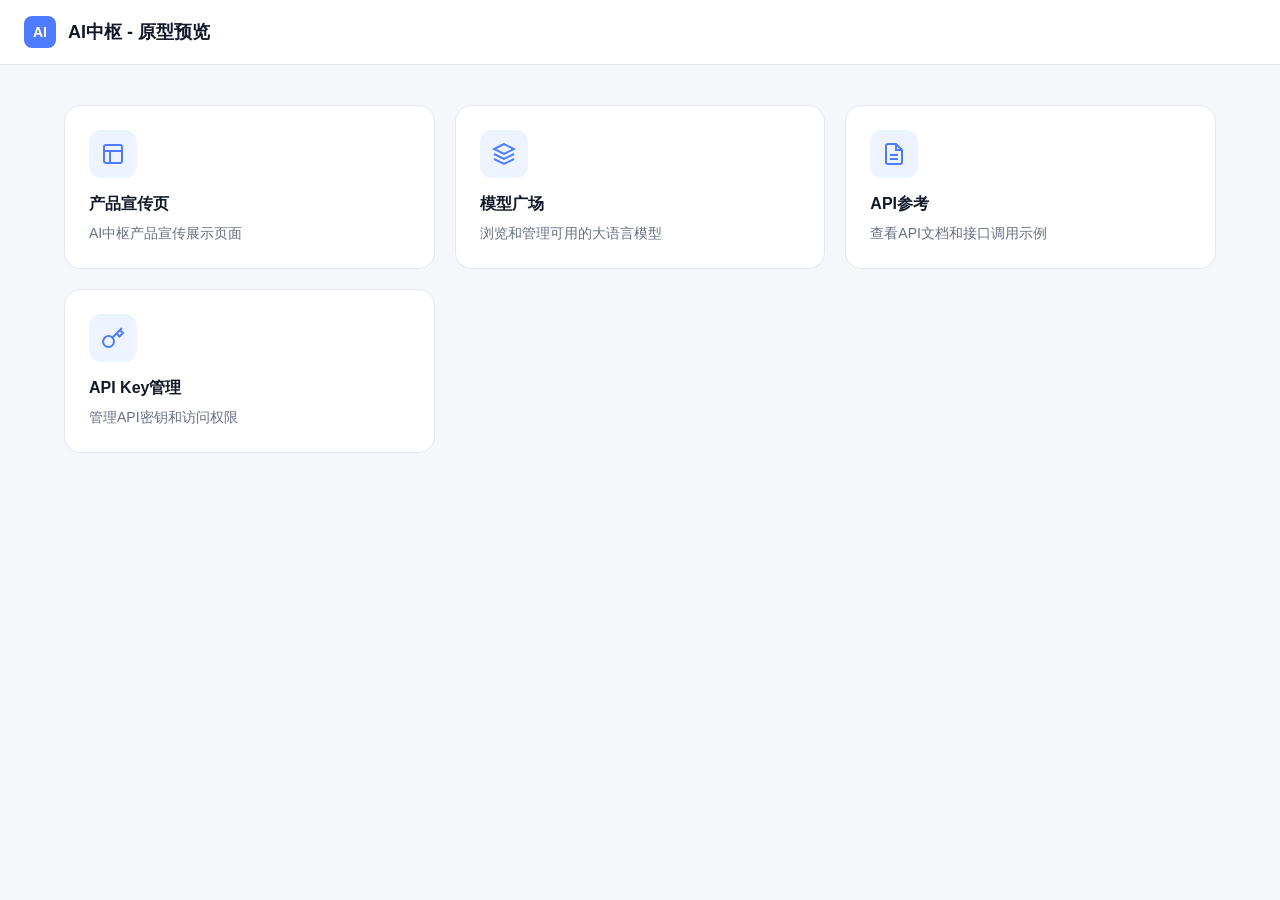
<file: index.html>
<!DOCTYPE html>
<html lang="zh-CN">
<head>
    <meta charset="UTF-8">
    <meta name="viewport" content="width=device-width, initial-scale=1.0">
    <title>AI中枢 - 原型预览</title>
    <style>
        * {
            margin: 0;
            padding: 0;
            box-sizing: border-box;
        }
        body {
            font-family: -apple-system, BlinkMacSystemFont, "Segoe UI", Roboto, "Helvetica Neue", Arial, sans-serif;
            background: #f5f7fb;
            min-height: 100vh;
            display: flex;
            flex-direction: column;
        }
        .header {
            background: #fff;
            border-bottom: 1px solid #e4e7ec;
            padding: 16px 24px;
            display: flex;
            align-items: center;
            gap: 12px;
        }
        .logo {
            width: 32px;
            height: 32px;
            background: #4f7cff;
            border-radius: 8px;
            display: flex;
            align-items: center;
            justify-content: center;
            color: #fff;
            font-weight: 700;
            font-size: 14px;
        }
        .title {
            font-size: 18px;
            font-weight: 600;
            color: #111827;
        }
        .container {
            flex: 1;
            max-width: 1200px;
            margin: 0 auto;
            padding: 40px 24px;
            width: 100%;
        }
        .page-grid {
            display: grid;
            grid-template-columns: repeat(auto-fill, minmax(280px, 1fr));
            gap: 20px;
        }
        .page-card {
            background: #fff;
            border: 1px solid #e4e7ec;
            border-radius: 16px;
            padding: 24px;
            text-decoration: none;
            color: inherit;
            transition: all 0.3s ease;
        }
        .page-card:hover {
            transform: translateY(-2px);
            box-shadow: 0 12px 24px rgba(15, 23, 42, 0.08);
            border-color: #4f7cff;
        }
        .page-icon {
            width: 48px;
            height: 48px;
            background: #eef4ff;
            border-radius: 12px;
            display: flex;
            align-items: center;
            justify-content: center;
            margin-bottom: 16px;
        }
        .page-icon svg {
            width: 24px;
            height: 24px;
            color: #4f7cff;
        }
        .page-title {
            font-size: 16px;
            font-weight: 600;
            color: #111827;
            margin-bottom: 8px;
        }
        .page-desc {
            font-size: 14px;
            color: #667085;
            line-height: 1.5;
        }
    </style>
</head>
<body>
    <div class="header">
        <div class="logo">AI</div>
        <div class="title">AI中枢 - 原型预览</div>
    </div>
    <div class="container">
        <div class="page-grid">
            <a href="%E9%A1%B5%E9%9D%A2_1.html" class="page-card" target="_blank" rel="noopener noreferrer">
                <div class="page-icon">
                    <svg viewBox="0 0 24 24" fill="none" stroke="currentColor" stroke-width="2">
                        <rect x="3" y="3" width="18" height="18" rx="2" ry="2"></rect>
                        <line x1="3" y1="9" x2="21" y2="9"></line>
                        <line x1="9" y1="21" x2="9" y2="9"></line>
                    </svg>
                </div>
                <div class="page-title">产品宣传页</div>
                <div class="page-desc">AI中枢产品宣传展示页面</div>
            </a>

            <a href="model_mgmt.html" class="page-card" target="_blank" rel="noopener noreferrer">
                <div class="page-icon">
                    <svg viewBox="0 0 24 24" fill="none" stroke="currentColor" stroke-width="2">
                        <path d="M12 2L2 7l10 5 10-5-10-5z"></path>
                        <path d="M2 17l10 5 10-5"></path>
                        <path d="M2 12l10 5 10-5"></path>
                    </svg>
                </div>
                <div class="page-title">模型广场</div>
                <div class="page-desc">浏览和管理可用的大语言模型</div>
            </a>

            <a href="api_reference.html" class="page-card" target="_blank" rel="noopener noreferrer">
                <div class="page-icon">
                    <svg viewBox="0 0 24 24" fill="none" stroke="currentColor" stroke-width="2">
                        <path d="M14 2H6a2 2 0 0 0-2 2v16a2 2 0 0 0 2 2h12a2 2 0 0 0 2-2V8z"></path>
                        <polyline points="14 2 14 8 20 8"></polyline>
                        <line x1="16" y1="13" x2="8" y2="13"></line>
                        <line x1="16" y1="17" x2="8" y2="17"></line>
                    </svg>
                </div>
                <div class="page-title">API参考</div>
                <div class="page-desc">查看API文档和接口调用示例</div>
            </a>

            <a href="api_key_mgmt.html" class="page-card" target="_blank" rel="noopener noreferrer">
                <div class="page-icon">
                    <svg viewBox="0 0 24 24" fill="none" stroke="currentColor" stroke-width="2">
                        <path d="M21 2l-2 2m-7.61 7.61a5.5 5.5 0 1 1-7.778 7.778 5.5 5.5 0 0 1 7.777-7.777zm0 0L15.5 7.5m0 0l3 3L22 7l-3-3m-3.5 3.5L19 4"></path>
                    </svg>
                </div>
                <div class="page-title">API Key管理</div>
                <div class="page-desc">管理API密钥和访问权限</div>
            </a>
        </div>
    </div>
</body>
</html>
</file>
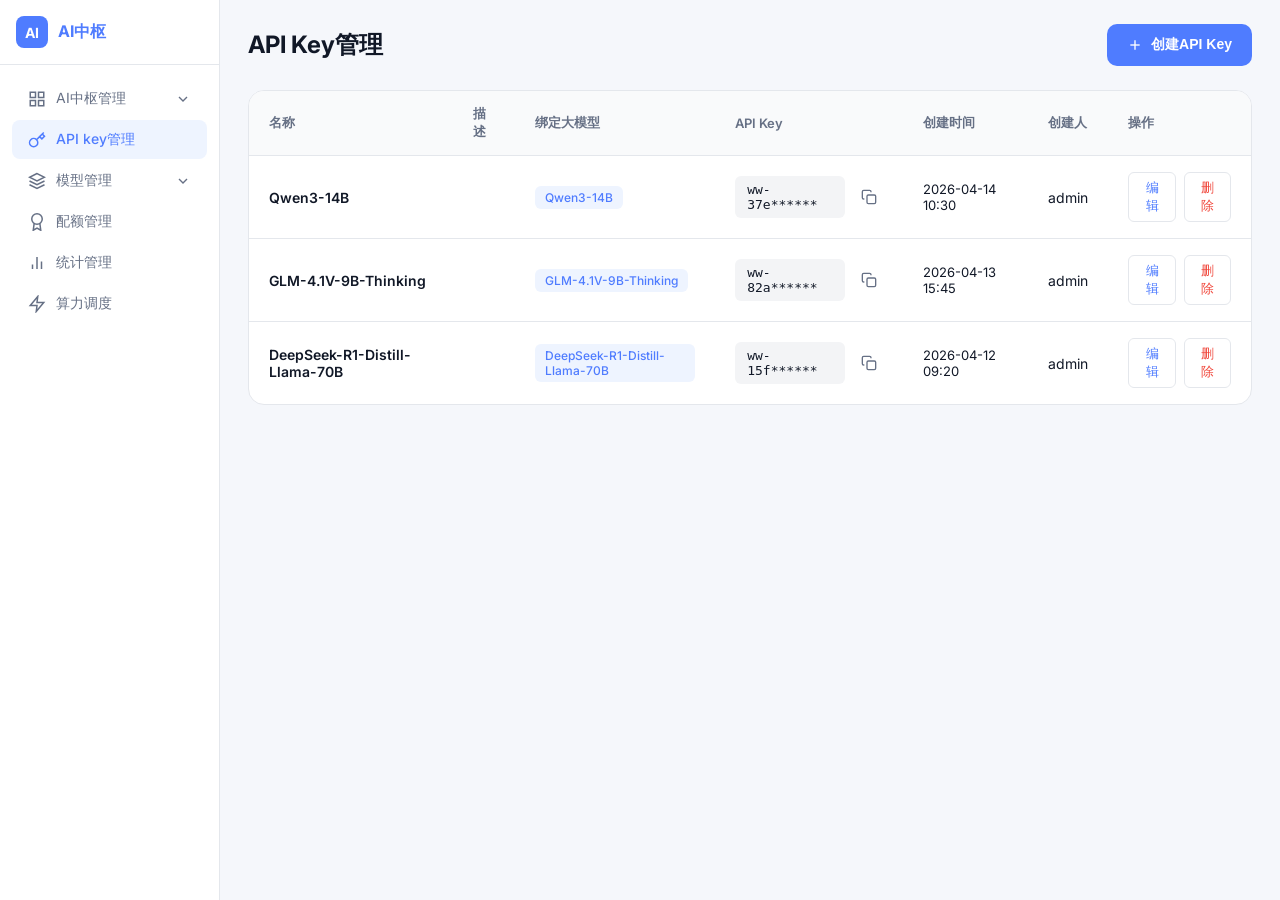
<file: api_key_mgmt.html>
<!DOCTYPE html>
<html lang="zh-CN">
  <head>
    <meta charset="utf-8" />
    <meta name="viewport" content="width=device-width, initial-scale=1.0" />
    <title>API Key管理</title>
    <link href="https://fonts.googleapis.com" rel="preconnect" />
    <link href="https://fonts.gstatic.com" rel="preconnect" crossorigin />
    <link
      href="https://fonts.googleapis.com/css2?family=Inter:wght@400;500;600;700;800&display=swap"
      rel="stylesheet"
    />
    <style>
      :root {
        --page-bg: #f5f7fb;
        --panel-bg: #ffffff;
        --text-main: #111827;
        --text-sub: #667085;
        --text-light: #98a2b3;
        --line: #e4e7ec;
        --brand: #4f7cff;
        --brand-soft: #eef4ff;
        --success: #12b76a;
        --warning: #f79009;
        --danger: #f04438;
      }

      * {
        box-sizing: border-box;
      }

      body {
        margin: 0;
        font-family: "Inter", "PingFang SC", "Microsoft YaHei", sans-serif;
        color: var(--text-main);
        background: var(--page-bg);
        display: flex;
      }

      /* Sidebar Styles */
      .sidebar {
        width: 220px;
        background: #fff;
        border-right: 1px solid var(--line);
        min-height: 100vh;
        flex-shrink: 0;
        display: flex;
        flex-direction: column;
      }

      .sidebar-header {
        padding: 16px;
        border-bottom: 1px solid var(--line);
      }

      .sidebar-logo {
        display: flex;
        align-items: center;
        gap: 10px;
        font-size: 16px;
        font-weight: 700;
        color: var(--brand);
      }

      .sidebar-logo-icon {
        width: 32px;
        height: 32px;
        background: var(--brand);
        border-radius: 8px;
        display: flex;
        align-items: center;
        justify-content: center;
        color: #fff;
        font-size: 14px;
      }

      .sidebar-nav {
        flex: 1;
        padding: 12px 0;
        overflow-y: auto;
      }

      .menu-item {
        display: flex;
        align-items: center;
        gap: 10px;
        padding: 10px 16px;
        margin: 2px 12px;
        border-radius: 8px;
        cursor: pointer;
        font-size: 14px;
        color: var(--text-sub);
        transition: all 0.2s ease;
        text-decoration: none;
      }

      .menu-item:hover {
        background: #f9fafb;
        color: var(--text-main);
      }

      .menu-item.active {
        background: var(--brand-soft);
        color: var(--brand);
        font-weight: 500;
      }

      .menu-item-icon {
        width: 18px;
        height: 18px;
        display: flex;
        align-items: center;
        justify-content: center;
        flex-shrink: 0;
      }

      .menu-item-arrow {
        margin-left: auto;
        width: 16px;
        height: 16px;
        transition: transform 0.2s ease;
      }

      .menu-item.expanded .menu-item-arrow {
        transform: rotate(180deg);
      }

      .submenu {
        display: none;
        padding: 4px 0;
      }

      .submenu.expanded {
        display: block;
      }

      .submenu-item {
        display: flex;
        align-items: center;
        gap: 10px;
        padding: 8px 16px 8px 44px;
        margin: 2px 12px;
        border-radius: 8px;
        cursor: pointer;
        font-size: 13px;
        color: var(--text-sub);
        transition: all 0.2s ease;
        text-decoration: none;
      }

      .submenu-item:hover {
        background: #f9fafb;
        color: var(--text-main);
      }

      .submenu-item.active {
        background: var(--brand-soft);
        color: var(--brand);
        font-weight: 500;
      }

      .content {
        flex: 1;
        padding: 24px 28px 40px;
        min-height: 100vh;
      }

      /* Page Header */
      .page-header {
        display: flex;
        align-items: center;
        justify-content: space-between;
        margin-bottom: 24px;
      }

      .page-title {
        font-size: 24px;
        font-weight: 700;
        margin: 0;
      }

      .btn-create {
        appearance: none;
        border: 0;
        border-radius: 10px;
        padding: 12px 20px;
        font-size: 14px;
        font-weight: 600;
        cursor: pointer;
        background: var(--brand);
        color: #fff;
        display: flex;
        align-items: center;
        gap: 8px;
        transition: background 0.2s ease;
      }

      .btn-create:hover {
        background: #3d6ae8;
      }

      /* Table Styles */
      .table-container {
        background: #fff;
        border: 1px solid var(--line);
        border-radius: 16px;
        overflow: hidden;
      }

      .data-table {
        width: 100%;
        border-collapse: collapse;
        font-size: 14px;
      }

      .data-table thead {
        background: #f9fafb;
      }

      .data-table th {
        text-align: left;
        padding: 14px 20px;
        font-weight: 600;
        color: var(--text-sub);
        font-size: 13px;
        border-bottom: 1px solid var(--line);
      }

      .data-table td {
        padding: 16px 20px;
        border-bottom: 1px solid var(--line);
        color: var(--text-main);
      }

      .data-table tbody tr:last-child td {
        border-bottom: none;
      }

      .data-table tbody tr:hover {
        background: #f9fafb;
      }

      .cell-name {
        font-weight: 600;
      }

      .cell-description {
        color: var(--text-sub);
        max-width: 200px;
        overflow: hidden;
        text-overflow: ellipsis;
        white-space: nowrap;
      }

      .cell-model {
        display: flex;
        align-items: center;
        gap: 8px;
      }

      .model-tag {
        padding: 4px 10px;
        border-radius: 6px;
        font-size: 12px;
        font-weight: 500;
        background: var(--brand-soft);
        color: var(--brand);
      }

      .api-key-cell {
        display: flex;
        align-items: center;
        gap: 10px;
      }

      .api-key-value {
        font-family: ui-monospace, SFMono-Regular, Menlo, monospace;
        font-size: 13px;
        color: var(--text-main);
        background: #f3f4f6;
        padding: 6px 12px;
        border-radius: 6px;
      }

      .btn-copy {
        width: 28px;
        height: 28px;
        border: none;
        background: transparent;
        cursor: pointer;
        display: flex;
        align-items: center;
        justify-content: center;
        border-radius: 6px;
        color: var(--text-sub);
        transition: all 0.2s ease;
      }

      .btn-copy:hover {
        background: var(--brand-soft);
        color: var(--brand);
      }

      .cell-time {
        color: var(--text-sub);
        font-size: 13px;
      }

      .cell-creator {
        display: flex;
        align-items: center;
        gap: 8px;
      }

      .creator-avatar {
        width: 28px;
        height: 28px;
        border-radius: 50%;
        background: var(--brand-soft);
        display: flex;
        align-items: center;
        justify-content: center;
        font-size: 12px;
        font-weight: 600;
        color: var(--brand);
      }

      .cell-actions {
        display: flex;
        gap: 8px;
      }

      .btn-action {
        padding: 6px 12px;
        border-radius: 6px;
        font-size: 13px;
        font-weight: 500;
        cursor: pointer;
        border: 1px solid var(--line);
        background: #fff;
        transition: all 0.2s ease;
      }

      .btn-edit {
        color: var(--brand);
      }

      .btn-edit:hover {
        background: var(--brand-soft);
        border-color: var(--brand);
      }

      .btn-delete {
        color: #f04438;
      }

      .btn-delete:hover {
        background: #fef3f2;
        border-color: #f04438;
      }

      /* Modal Styles */
      .modal-overlay {
        position: fixed;
        top: 0;
        left: 0;
        right: 0;
        bottom: 0;
        background: rgba(0, 0, 0, 0.5);
        display: flex;
        align-items: center;
        justify-content: center;
        z-index: 1000;
        opacity: 0;
        visibility: hidden;
        transition: all 0.3s ease;
      }

      .modal-overlay.active {
        opacity: 1;
        visibility: visible;
      }

      .modal {
        background: #fff;
        border-radius: 20px;
        width: 90%;
        max-width: 480px;
        overflow: visible;
        transform: scale(0.95) translateY(20px);
        transition: all 0.3s ease;
      }

      .modal-overlay.active .modal {
        transform: scale(1) translateY(0);
      }

      .modal-header {
        padding: 20px 24px;
        border-bottom: 1px solid var(--line);
        display: flex;
        align-items: center;
        justify-content: space-between;
      }

      .modal-title {
        font-size: 18px;
        font-weight: 700;
        margin: 0;
      }

      .modal-close {
        width: 32px;
        height: 32px;
        border: none;
        background: #f3f4f6;
        border-radius: 8px;
        cursor: pointer;
        display: flex;
        align-items: center;
        justify-content: center;
        font-size: 18px;
        color: var(--text-sub);
        transition: all 0.2s ease;
      }

      .modal-close:hover {
        background: #e5e7eb;
        color: var(--text-main);
      }

      .modal-body {
        padding: 24px;
        overflow: visible;
      }

      .form-group {
        margin-bottom: 20px;
      }

      .form-group:last-child {
        margin-bottom: 0;
      }

      .form-label {
        display: block;
        font-size: 14px;
        font-weight: 500;
        margin-bottom: 8px;
        color: var(--text-main);
      }

      .form-input,
      .form-select,
      .form-textarea {
        width: 100%;
        border: 1px solid var(--line);
        border-radius: 10px;
        padding: 12px 16px;
        font-size: 14px;
        color: var(--text-main);
        font-family: inherit;
        outline: none;
        transition: border-color 0.2s ease;
      }

      .form-input:focus,
      .form-select:focus,
      .form-textarea:focus {
        border-color: var(--brand);
      }

      .form-textarea {
        resize: vertical;
        min-height: 80px;
      }

      /* Multi-select Model Dropdown */
      .model-select-container {
        position: relative;
        z-index: 100;
      }

      .model-select-trigger {
        width: 100%;
        border: 1px solid var(--line);
        border-radius: 10px;
        padding: 12px 16px;
        font-size: 14px;
        color: var(--text-main);
        background: #fff;
        cursor: pointer;
        display: flex;
        align-items: center;
        justify-content: space-between;
        transition: border-color 0.2s ease;
        position: relative;
        z-index: 200;
      }

      .model-select-trigger:hover {
        border-color: var(--brand);
      }

      .model-dropdown {
        position: absolute;
        top: 100%;
        left: 0;
        right: 0;
        margin-top: 4px;
        background: #fff;
        border: 1px solid var(--line);
        border-radius: 10px;
        padding: 8px;
        max-height: 320px;
        overflow-y: auto;
        z-index: 9999;
        display: none;
        box-shadow: 0 8px 24px rgba(0, 0, 0, 0.2);
      }

      .model-dropdown.active {
        display: block;
      }

      .model-option {
        display: flex;
        align-items: center;
        gap: 10px;
        padding: 10px 12px;
        border-radius: 6px;
        cursor: pointer;
        transition: background 0.2s ease;
      }

      .model-option:hover {
        background: #f9fafb;
      }

      .model-option input[type="checkbox"] {
        width: 16px;
        height: 16px;
        accent-color: var(--brand);
      }

      .model-option span {
        font-size: 14px;
        color: var(--text-main);
      }

      .modal-footer {
        padding: 16px 24px 24px;
        display: flex;
        gap: 12px;
        justify-content: flex-end;
        position: relative;
        z-index: 1;
        background: #fff;
      }

      .btn {
        appearance: none;
        border: 0;
        border-radius: 10px;
        padding: 10px 18px;
        font-size: 14px;
        font-weight: 600;
        cursor: pointer;
        transition: all 0.2s ease;
      }

      .btn-primary {
        background: var(--brand);
        color: #fff;
      }

      .btn-primary:hover {
        background: #3d6ae8;
      }

      .btn-secondary {
        background: #f2f4f7;
        color: #344054;
      }

      .btn-secondary:hover {
        background: #e4e7ec;
      }

      @media (max-width: 1100px) {
        .content {
          padding: 16px;
        }

        .data-table {
          font-size: 13px;
        }

        .data-table th,
        .data-table td {
          padding: 12px 16px;
        }

        .cell-description {
          max-width: 120px;
        }
      }
    </style>
  </head>
  <body>
    <!-- Sidebar -->
    <aside class="sidebar">
      <div class="sidebar-header">
        <div class="sidebar-logo">
          <div class="sidebar-logo-icon">AI</div>
          <span>AI中枢</span>
        </div>
      </div>
      <nav class="sidebar-nav">
        <!-- AI中枢管理 -->
        <div class="menu-item" onclick="toggleMenu(this)">
          <span class="menu-item-icon">
            <svg width="18" height="18" viewBox="0 0 24 24" fill="none" stroke="currentColor" stroke-width="2">
              <rect x="3" y="3" width="7" height="7"></rect>
              <rect x="14" y="3" width="7" height="7"></rect>
              <rect x="14" y="14" width="7" height="7"></rect>
              <rect x="3" y="14" width="7" height="7"></rect>
            </svg>
          </span>
          <span>AI中枢管理</span>
          <svg class="menu-item-arrow" width="16" height="16" viewBox="0 0 24 24" fill="none" stroke="currentColor" stroke-width="2">
            <polyline points="6 9 12 15 18 9"></polyline>
          </svg>
        </div>
        <div class="submenu">
          <a href="#" class="submenu-item">用户权限管理</a>
          <a href="#" class="submenu-item">角色菜单管理</a>
        </div>

        <!-- API key管理 -->
        <a href="api_key_mgmt.html" class="menu-item active">
          <span class="menu-item-icon">
            <svg width="18" height="18" viewBox="0 0 24 24" fill="none" stroke="currentColor" stroke-width="2">
              <path d="M21 2l-2 2m-7.61 7.61a5.5 5.5 0 1 1-7.778 7.778 5.5 5.5 0 0 1 7.777-7.777zm0 0L15.5 7.5m0 0l3 3L22 7l-3-3m-3.5 3.5L19 4"></path>
            </svg>
          </span>
          <span>API key管理</span>
        </a>

        <!-- 模型管理 -->
        <div class="menu-item" onclick="toggleMenu(this)">
          <span class="menu-item-icon">
            <svg width="18" height="18" viewBox="0 0 24 24" fill="none" stroke="currentColor" stroke-width="2">
              <path d="M12 2L2 7l10 5 10-5-10-5z"></path>
              <path d="M2 17l10 5 10-5"></path>
              <path d="M2 12l10 5 10-5"></path>
            </svg>
          </span>
          <span>模型管理</span>
          <svg class="menu-item-arrow" width="16" height="16" viewBox="0 0 24 24" fill="none" stroke="currentColor" stroke-width="2">
            <polyline points="6 9 12 15 18 9"></polyline>
          </svg>
        </div>
        <div class="submenu">
          <a href="model_mgmt.html" class="submenu-item">模型广场</a>
          <a href="api_reference.html" class="submenu-item">API参考</a>
        </div>

        <!-- 配额管理 -->
        <a href="#" class="menu-item">
          <span class="menu-item-icon">
            <svg width="18" height="18" viewBox="0 0 24 24" fill="none" stroke="currentColor" stroke-width="2">
              <circle cx="12" cy="8" r="7"></circle>
              <polyline points="8.21 13.89 7 23 12 20 17 23 15.79 13.88"></polyline>
            </svg>
          </span>
          <span>配额管理</span>
        </a>

        <!-- 统计管理 -->
        <a href="#" class="menu-item">
          <span class="menu-item-icon">
            <svg width="18" height="18" viewBox="0 0 24 24" fill="none" stroke="currentColor" stroke-width="2">
              <line x1="18" y1="20" x2="18" y2="10"></line>
              <line x1="12" y1="20" x2="12" y2="4"></line>
              <line x1="6" y1="20" x2="6" y2="14"></line>
            </svg>
          </span>
          <span>统计管理</span>
        </a>

        <!-- 算力调度 -->
        <a href="#" class="menu-item">
          <span class="menu-item-icon">
            <svg width="18" height="18" viewBox="0 0 24 24" fill="none" stroke="currentColor" stroke-width="2">
              <path d="M13 2L3 14h9l-1 8 10-12h-9l1-8z"></path>
            </svg>
          </span>
          <span>算力调度</span>
        </a>
      </nav>
    </aside>

    <main class="content">
      <div class="page-header">
        <h1 class="page-title">API Key管理</h1>
        <button class="btn-create" onclick="openModal()">
          <svg width="16" height="16" viewBox="0 0 24 24" fill="none" stroke="currentColor" stroke-width="2">
            <line x1="12" y1="5" x2="12" y2="19"></line>
            <line x1="5" y1="12" x2="19" y2="12"></line>
          </svg>
          创建API Key
        </button>
      </div>

      <div class="table-container">
        <table class="data-table">
          <thead>
            <tr>
              <th>名称</th>
              <th>描述</th>
              <th>绑定大模型</th>
              <th>API Key</th>
              <th>创建时间</th>
              <th>创建人</th>
              <th>操作</th>
            </tr>
          </thead>
          <tbody>
            <tr>
              <td class="cell-name">Qwen3-14B</td>
              <td class="cell-description"></td>
              <td>
                <div class="cell-model">
                  <span class="model-tag">Qwen3-14B</span>
                </div>
              </td>
              <td>
                <div class="api-key-cell">
                  <span class="api-key-value">ww-37e******</span>
                  <button class="btn-copy" onclick="copyKey('ww-37e8f2a9b4c5d6e7')" title="复制">
                    <svg width="16" height="16" viewBox="0 0 24 24" fill="none" stroke="currentColor" stroke-width="2">
                      <rect x="9" y="9" width="13" height="13" rx="2" ry="2"></rect>
                      <path d="M5 15H4a2 2 0 0 1-2-2V4a2 2 0 0 1 2-2h9a2 2 0 0 1 2 2v1"></path>
                    </svg>
                  </button>
                </div>
              </td>
              <td class="cell-time">2026-04-14 10:30</td>
              <td>admin</td>
              <td>
                <div class="cell-actions">
                  <button class="btn-action btn-edit" onclick="editKey('Qwen3-14B', '', ['qwen3-14b'])">编辑</button>
                  <button class="btn-action btn-delete" onclick="deleteKey('Qwen3-14B')">删除</button>
                </div>
              </td>
            </tr>
            <tr>
              <td class="cell-name">GLM-4.1V-9B-Thinking</td>
              <td class="cell-description"></td>
              <td>
                <div class="cell-model">
                  <span class="model-tag">GLM-4.1V-9B-Thinking</span>
                </div>
              </td>
              <td>
                <div class="api-key-cell">
                  <span class="api-key-value">ww-82a******</span>
                  <button class="btn-copy" onclick="copyKey('ww-82a1b3c4d5e6f7g8')" title="复制">
                    <svg width="16" height="16" viewBox="0 0 24 24" fill="none" stroke="currentColor" stroke-width="2">
                      <rect x="9" y="9" width="13" height="13" rx="2" ry="2"></rect>
                      <path d="M5 15H4a2 2 0 0 1-2-2V4a2 2 0 0 1 2-2h9a2 2 0 0 1 2 2v1"></path>
                    </svg>
                  </button>
                </div>
              </td>
              <td class="cell-time">2026-04-13 15:45</td>
              <td>admin</td>
              <td>
                <div class="cell-actions">
                  <button class="btn-action btn-edit" onclick="editKey('GLM-4.1V-9B-Thinking', '', ['glm-4.1v-9b'])">编辑</button>
                  <button class="btn-action btn-delete" onclick="deleteKey('GLM-4.1V-9B-Thinking')">删除</button>
                </div>
              </td>
            </tr>
            <tr>
              <td class="cell-name">DeepSeek-R1-Distill-Llama-70B</td>
              <td class="cell-description"></td>
              <td>
                <div class="cell-model">
                  <span class="model-tag">DeepSeek-R1-Distill-Llama-70B</span>
                </div>
              </td>
              <td>
                <div class="api-key-cell">
                  <span class="api-key-value">ww-15f******</span>
                  <button class="btn-copy" onclick="copyKey('ww-15f9g8h7i6j5k4l3')" title="复制">
                    <svg width="16" height="16" viewBox="0 0 24 24" fill="none" stroke="currentColor" stroke-width="2">
                      <rect x="9" y="9" width="13" height="13" rx="2" ry="2"></rect>
                      <path d="M5 15H4a2 2 0 0 1-2-2V4a2 2 0 0 1 2-2h9a2 2 0 0 1 2 2v1"></path>
                    </svg>
                  </button>
                </div>
              </td>
              <td class="cell-time">2026-04-12 09:20</td>
              <td>admin</td>
              <td>
                <div class="cell-actions">
                  <button class="btn-action btn-edit" onclick="editKey('DeepSeek-R1-Distill-Llama-70B', '', ['deepseek-r1-70b'])">编辑</button>
                  <button class="btn-action btn-delete" onclick="deleteKey('DeepSeek-R1-Distill-Llama-70B')">删除</button>
                </div>
              </td>
            </tr>
          </tbody>
        </table>
      </div>
    </main>

    <!-- Create API Key Modal -->
    <div class="modal-overlay" id="createModal">
      <div class="modal">
        <div class="modal-header">
          <h3 class="modal-title" id="modalTitle">创建API Key</h3>
          <button class="modal-close" onclick="closeModal()">&times;</button>
        </div>
        <div class="modal-body">
          <div class="form-group">
            <label class="form-label">名称</label>
            <input type="text" class="form-input" placeholder="请输入API Key名称" id="keyName">
          </div>
          <div class="form-group">
            <label class="form-label">描述</label>
            <textarea class="form-textarea" placeholder="请输入描述信息" id="keyDescription"></textarea>
          </div>
          <div class="form-group">
            <label class="form-label">绑定大模型</label>
            <div class="model-select-container" id="modelSelectContainer">
              <div class="model-select-trigger" onclick="toggleModelDropdown()">
                <span id="selectedModelsText">请选择模型</span>
                <svg width="16" height="16" viewBox="0 0 24 24" fill="none" stroke="currentColor" stroke-width="2">
                  <polyline points="6 9 12 15 18 9"></polyline>
                </svg>
              </div>
              <div class="model-dropdown" id="modelDropdown">
                <label class="model-option">
                  <input type="checkbox" value="glm-5" onchange="updateSelectedModels()">
                  <span>GLM-5</span>
                </label>
                <label class="model-option">
                  <input type="checkbox" value="kimi-k25" onchange="updateSelectedModels()">
                  <span>Kimi K2.5</span>
                </label>
                <label class="model-option">
                  <input type="checkbox" value="deepseek-v32" onchange="updateSelectedModels()">
                  <span>DeepSeek-V3.2</span>
                </label>
                <label class="model-option">
                  <input type="checkbox" value="qwen3-72b" onchange="updateSelectedModels()">
                  <span>Qwen3-72B</span>
                </label>
                <label class="model-option">
                  <input type="checkbox" value="claude-35" onchange="updateSelectedModels()">
                  <span>Claude 3.5 Sonnet</span>
                </label>
                <label class="model-option">
                  <input type="checkbox" value="gpt-4o" onchange="updateSelectedModels()">
                  <span>GPT-4o</span>
                </label>
              </div>
            </div>
          </div>
        </div>
        <div class="modal-footer">
          <button class="btn btn-secondary" onclick="closeModal()">取消</button>
          <button class="btn btn-primary" id="modalSubmitBtn" onclick="submitKey()">创建</button>
        </div>
      </div>
    </div>

    <script>
      // Track current editing key
      let editingKeyName = null;

      // Modal functions
      function openModal() {
        editingKeyName = null;
        document.getElementById('modalTitle').textContent = '创建API Key';
        document.getElementById('modalSubmitBtn').textContent = '创建';
        document.getElementById('createModal').classList.add('active');
      }

      function openEditModal(name, description, models) {
        editingKeyName = name;
        document.getElementById('modalTitle').textContent = '编辑API Key';
        document.getElementById('modalSubmitBtn').textContent = '保存';
        
        // Fill form data
        document.getElementById('keyName').value = name;
        document.getElementById('keyDescription').value = description;
        
        // Clear and set model selection
        document.querySelectorAll('.model-option input[type="checkbox"]').forEach(cb => {
          cb.checked = models.includes(cb.value);
        });
        updateSelectedModels();
        
        document.getElementById('createModal').classList.add('active');
      }

      function closeModal() {
        document.getElementById('createModal').classList.remove('active');
        editingKeyName = null;
        // Clear form
        document.getElementById('keyName').value = '';
        document.getElementById('keyDescription').value = '';
        // Clear model selection
        document.querySelectorAll('.model-option input[type="checkbox"]').forEach(cb => {
          cb.checked = false;
        });
        updateSelectedModels();
        document.getElementById('modelDropdown').classList.remove('active');
      }

      // Model dropdown functions
      function toggleModelDropdown() {
        document.getElementById('modelDropdown').classList.toggle('active');
      }

      function updateSelectedModels() {
        const checkboxes = document.querySelectorAll('.model-option input[type="checkbox"]:checked');
        const selectedModels = Array.from(checkboxes).map(cb => cb.nextElementSibling.textContent);
        const text = selectedModels.length > 0 ? selectedModels.join(', ') : '请选择模型';
        document.getElementById('selectedModelsText').textContent = text;
      }

      // Close dropdown when clicking outside
      document.addEventListener('click', function(e) {
        const container = document.getElementById('modelSelectContainer');
        if (!container.contains(e.target)) {
          document.getElementById('modelDropdown').classList.remove('active');
        }
      });

      function submitKey() {
        const name = document.getElementById('keyName').value;
        const description = document.getElementById('keyDescription').value;
        const selectedModels = document.querySelectorAll('.model-option input[type="checkbox"]:checked');

        if (!name) {
          alert('请输入API Key名称');
          return;
        }
        if (selectedModels.length === 0) {
          alert('请至少选择一个绑定的大模型');
          return;
        }

        if (editingKeyName) {
          alert('API Key "' + name + '" 修改成功！');
        } else {
          alert('API Key创建成功！');
        }
        closeModal();
      }

      // Copy key function
      function copyKey(key) {
        if (navigator.clipboard && navigator.clipboard.writeText) {
          navigator.clipboard.writeText(key).then(function () {
            alert('API Key 已复制');
          });
        } else {
          const textarea = document.createElement('textarea');
          textarea.value = key;
          document.body.appendChild(textarea);
          textarea.select();
          document.execCommand('copy');
          document.body.removeChild(textarea);
          alert('API Key 已复制');
        }
      }

      // Edit key function
      function editKey(name, description, models) {
        openEditModal(name, description, models);
      }

      // Delete key function
      function deleteKey(name) {
        if (confirm('确定要删除 "' + name + '" 吗？')) {
          alert('已删除: ' + name);
        }
      }

      // Close modal when clicking outside
      document.getElementById('createModal').addEventListener('click', function(e) {
        if (e.target === this) {
          closeModal();
        }
      });

      // Close on Escape key
      document.addEventListener('keydown', function(e) {
        if (e.key === 'Escape') {
          closeModal();
        }
      });

      // Sidebar menu toggle
      function toggleMenu(element) {
        element.classList.toggle('expanded');
        const submenu = element.nextElementSibling;
        if (submenu && submenu.classList.contains('submenu')) {
          submenu.classList.toggle('expanded');
        }
      }
    </script>
  </body>
</html>
</file>
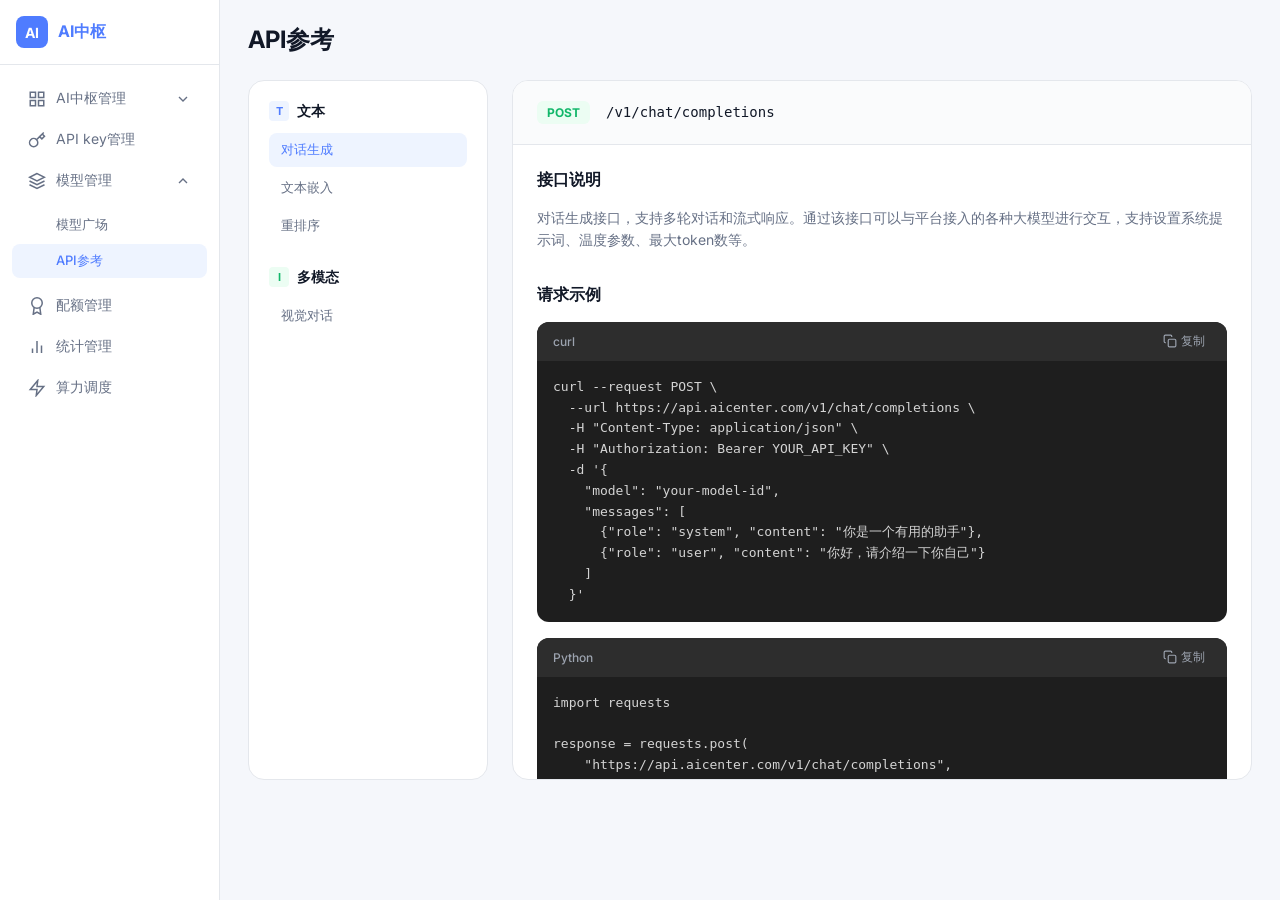
<file: api_reference.html>
<!DOCTYPE html>
<html lang="zh-CN">
  <head>
    <meta charset="utf-8" />
    <meta name="viewport" content="width=device-width, initial-scale=1.0" />
    <title>API参考 - AI中枢</title>
    <link href="https://fonts.googleapis.com" rel="preconnect" />
    <link href="https://fonts.gstatic.com" rel="preconnect" crossorigin />
    <link
      href="https://fonts.googleapis.com/css2?family=Inter:wght@400;500;600;700;800&display=swap"
      rel="stylesheet"
    />
    <style>
      :root {
        --page-bg: #f5f7fb;
        --panel-bg: #ffffff;
        --text-main: #111827;
        --text-sub: #667085;
        --text-light: #98a2b3;
        --line: #e4e7ec;
        --brand: #4f7cff;
        --brand-soft: #eef4ff;
        --code-bg: #1e1e1e;
        --code-text: #d4d4d4;
      }

      * {
        box-sizing: border-box;
      }

      body {
        margin: 0;
        font-family: "Inter", "PingFang SC", "Microsoft YaHei", sans-serif;
        color: var(--text-main);
        background: var(--page-bg);
        display: flex;
      }

      /* Sidebar Styles */
      .sidebar {
        width: 220px;
        background: #fff;
        border-right: 1px solid var(--line);
        min-height: 100vh;
        flex-shrink: 0;
        display: flex;
        flex-direction: column;
      }

      .sidebar-header {
        padding: 16px;
        border-bottom: 1px solid var(--line);
      }

      .sidebar-logo {
        display: flex;
        align-items: center;
        gap: 10px;
        font-size: 16px;
        font-weight: 700;
        color: var(--brand);
      }

      .sidebar-logo-icon {
        width: 32px;
        height: 32px;
        background: var(--brand);
        border-radius: 8px;
        display: flex;
        align-items: center;
        justify-content: center;
        color: #fff;
        font-size: 14px;
      }

      .sidebar-nav {
        flex: 1;
        padding: 12px 0;
        overflow-y: auto;
      }

      .menu-item {
        display: flex;
        align-items: center;
        gap: 10px;
        padding: 10px 16px;
        margin: 2px 12px;
        border-radius: 8px;
        cursor: pointer;
        font-size: 14px;
        color: var(--text-sub);
        transition: all 0.2s ease;
        text-decoration: none;
      }

      .menu-item:hover {
        background: #f9fafb;
        color: var(--text-main);
      }

      .menu-item.active {
        background: var(--brand-soft);
        color: var(--brand);
        font-weight: 500;
      }

      .menu-item-icon {
        width: 18px;
        height: 18px;
        display: flex;
        align-items: center;
        justify-content: center;
        flex-shrink: 0;
      }

      .menu-item-arrow {
        margin-left: auto;
        width: 16px;
        height: 16px;
        transition: transform 0.2s ease;
      }

      .menu-item.expanded .menu-item-arrow {
        transform: rotate(180deg);
      }

      .submenu {
        display: none;
        padding: 4px 0;
      }

      .submenu.expanded {
        display: block;
      }

      .submenu-item {
        display: flex;
        align-items: center;
        gap: 10px;
        padding: 8px 16px 8px 44px;
        margin: 2px 12px;
        border-radius: 8px;
        cursor: pointer;
        font-size: 13px;
        color: var(--text-sub);
        transition: all 0.2s ease;
        text-decoration: none;
      }

      .submenu-item:hover {
        background: #f9fafb;
        color: var(--text-main);
      }

      .submenu-item.active {
        background: var(--brand-soft);
        color: var(--brand);
        font-weight: 500;
      }

      .content {
        flex: 1;
        padding: 24px 28px 40px;
        overflow: auto;
      }

      .page-header {
        margin-bottom: 24px;
      }

      .page-title {
        margin: 0;
        font-size: 24px;
        font-weight: 700;
        color: var(--text-main);
      }

      /* API Documentation Layout */
      .api-container {
        display: flex;
        gap: 24px;
        height: calc(100vh - 200px);
      }

      .api-sidebar {
        width: 240px;
        background: #fff;
        border: 1px solid var(--line);
        border-radius: 16px;
        padding: 20px;
        overflow-y: auto;
        flex-shrink: 0;
      }

      .api-category {
        margin-bottom: 24px;
      }

      .api-category:last-child {
        margin-bottom: 0;
      }

      .api-category-title {
        font-size: 14px;
        font-weight: 700;
        color: var(--text-main);
        margin: 0 0 12px;
        display: flex;
        align-items: center;
        gap: 8px;
      }

      .api-category-icon {
        width: 20px;
        height: 20px;
        border-radius: 4px;
        display: flex;
        align-items: center;
        justify-content: center;
        font-size: 11px;
        font-weight: 700;
      }

      .api-category-icon.text {
        background: var(--brand-soft);
        color: var(--brand);
      }

      .api-category-icon.image {
        background: #ecfdf3;
        color: #12b76a;
      }

      .api-category-icon.voice {
        background: #fef3f2;
        color: #f04438;
      }

      .api-category-icon.video {
        background: #fffaeb;
        color: #f79009;
      }

      .api-endpoint-list {
        display: flex;
        flex-direction: column;
        gap: 4px;
      }

      .api-endpoint {
        padding: 8px 12px;
        border-radius: 8px;
        font-size: 13px;
        color: var(--text-sub);
        cursor: pointer;
        transition: all 0.2s ease;
        border: none;
        background: transparent;
        text-align: left;
        font-family: inherit;
      }

      .api-endpoint:hover {
        background: #f9fafb;
        color: var(--text-main);
      }

      .api-endpoint.active {
        background: var(--brand-soft);
        color: var(--brand);
        font-weight: 500;
      }

      .api-content {
        flex: 1;
        background: #fff;
        border: 1px solid var(--line);
        border-radius: 16px;
        overflow: hidden;
        display: flex;
        flex-direction: column;
      }

      .api-content-header {
        padding: 20px 24px;
        border-bottom: 1px solid var(--line);
        background: #fafbfc;
      }

      .api-method {
        display: inline-flex;
        align-items: center;
        padding: 4px 10px;
        border-radius: 6px;
        font-size: 12px;
        font-weight: 700;
        margin-right: 12px;
      }

      .api-method.post {
        background: #ecfdf3;
        color: #12b76a;
      }

      .api-method.get {
        background: #eef4ff;
        color: var(--brand);
      }

      .api-path {
        font-family: 'Monaco', 'Menlo', monospace;
        font-size: 14px;
        color: var(--text-main);
      }

      .api-content-body {
        flex: 1;
        overflow-y: auto;
        padding: 24px;
      }

      .api-section {
        margin-bottom: 32px;
      }

      .api-section:last-child {
        margin-bottom: 0;
      }

      .api-section-title {
        font-size: 16px;
        font-weight: 700;
        margin: 0 0 16px;
        color: var(--text-main);
      }

      .api-description {
        font-size: 14px;
        color: var(--text-sub);
        line-height: 1.6;
        margin: 0 0 16px;
      }

      .code-block {
        background: var(--code-bg);
        border-radius: 12px;
        overflow: hidden;
        margin-bottom: 16px;
      }

      .code-header {
        background: #2d2d2d;
        padding: 10px 16px;
        display: flex;
        align-items: center;
        justify-content: space-between;
      }

      .code-language {
        font-size: 12px;
        color: #9ca3af;
        font-weight: 500;
      }

      .code-copy {
        background: transparent;
        border: none;
        color: #9ca3af;
        font-size: 12px;
        cursor: pointer;
        display: flex;
        align-items: center;
        gap: 4px;
        transition: color 0.2s ease;
      }

      .code-copy:hover {
        color: #fff;
      }

      .code-content {
        padding: 16px;
        overflow-x: auto;
      }

      .code-content pre {
        margin: 0;
        font-family: 'Monaco', 'Menlo', 'Consolas', monospace;
        font-size: 13px;
        line-height: 1.6;
        color: var(--code-text);
      }

      .code-content code {
        font-family: inherit;
      }

      .param-table {
        width: 100%;
        border-collapse: collapse;
        font-size: 13px;
      }

      .param-table th {
        text-align: left;
        padding: 12px 16px;
        background: #f9fafb;
        color: var(--text-sub);
        font-weight: 600;
        border-bottom: 1px solid var(--line);
      }

      .param-table td {
        padding: 12px 16px;
        border-bottom: 1px solid var(--line);
        color: var(--text-main);
      }

      .param-table tr:last-child td {
        border-bottom: none;
      }

      .param-type {
        display: inline-block;
        padding: 2px 8px;
        border-radius: 4px;
        font-size: 11px;
        font-weight: 500;
        background: #f3f4f6;
        color: var(--text-sub);
      }

      .param-required {
        color: #f04438;
        font-weight: 600;
      }

      .param-optional {
        color: var(--text-light);
      }

      @media (max-width: 1100px) {
        .content {
          padding: 16px;
        }

        .api-container {
          flex-direction: column;
          height: auto;
        }

        .api-sidebar {
          width: 100%;
        }

        .api-content {
          min-height: 500px;
        }
      }
    </style>
  </head>
  <body>
    <!-- Sidebar -->
    <aside class="sidebar">
      <div class="sidebar-header">
        <div class="sidebar-logo">
          <div class="sidebar-logo-icon">AI</div>
          <span>AI中枢</span>
        </div>
      </div>
      <nav class="sidebar-nav">
        <!-- AI中枢管理 -->
        <div class="menu-item" onclick="toggleMenu(this)">
          <span class="menu-item-icon">
            <svg width="18" height="18" viewBox="0 0 24 24" fill="none" stroke="currentColor" stroke-width="2">
              <rect x="3" y="3" width="7" height="7"></rect>
              <rect x="14" y="3" width="7" height="7"></rect>
              <rect x="14" y="14" width="7" height="7"></rect>
              <rect x="3" y="14" width="7" height="7"></rect>
            </svg>
          </span>
          <span>AI中枢管理</span>
          <svg class="menu-item-arrow" width="16" height="16" viewBox="0 0 24 24" fill="none" stroke="currentColor" stroke-width="2">
            <polyline points="6 9 12 15 18 9"></polyline>
          </svg>
        </div>
        <div class="submenu">
          <a href="#" class="submenu-item">用户权限管理</a>
          <a href="#" class="submenu-item">角色菜单管理</a>
        </div>

        <!-- API key管理 -->
        <a href="api_key_mgmt.html" class="menu-item">
          <span class="menu-item-icon">
            <svg width="18" height="18" viewBox="0 0 24 24" fill="none" stroke="currentColor" stroke-width="2">
              <path d="M21 2l-2 2m-7.61 7.61a5.5 5.5 0 1 1-7.778 7.778 5.5 5.5 0 0 1 7.777-7.777zm0 0L15.5 7.5m0 0l3 3L22 7l-3-3m-3.5 3.5L19 4"></path>
            </svg>
          </span>
          <span>API key管理</span>
        </a>

        <!-- 模型管理 -->
        <div class="menu-item expanded" onclick="toggleMenu(this)">
          <span class="menu-item-icon">
            <svg width="18" height="18" viewBox="0 0 24 24" fill="none" stroke="currentColor" stroke-width="2">
              <path d="M12 2L2 7l10 5 10-5-10-5z"></path>
              <path d="M2 17l10 5 10-5"></path>
              <path d="M2 12l10 5 10-5"></path>
            </svg>
          </span>
          <span>模型管理</span>
          <svg class="menu-item-arrow" width="16" height="16" viewBox="0 0 24 24" fill="none" stroke="currentColor" stroke-width="2">
            <polyline points="6 9 12 15 18 9"></polyline>
          </svg>
        </div>
        <div class="submenu expanded">
          <a href="model_mgmt.html" class="submenu-item">模型广场</a>
          <a href="api_reference.html" class="submenu-item active">API参考</a>
        </div>

        <!-- 配额管理 -->
        <a href="#" class="menu-item">
          <span class="menu-item-icon">
            <svg width="18" height="18" viewBox="0 0 24 24" fill="none" stroke="currentColor" stroke-width="2">
              <circle cx="12" cy="8" r="7"></circle>
              <polyline points="8.21 13.89 7 23 12 20 17 23 15.79 13.88"></polyline>
            </svg>
          </span>
          <span>配额管理</span>
        </a>

        <!-- 统计管理 -->
        <a href="#" class="menu-item">
          <span class="menu-item-icon">
            <svg width="18" height="18" viewBox="0 0 24 24" fill="none" stroke="currentColor" stroke-width="2">
              <line x1="18" y1="20" x2="18" y2="10"></line>
              <line x1="12" y1="20" x2="12" y2="4"></line>
              <line x1="6" y1="20" x2="6" y2="14"></line>
            </svg>
          </span>
          <span>统计管理</span>
        </a>

        <!-- 算力调度 -->
        <a href="#" class="menu-item">
          <span class="menu-item-icon">
            <svg width="18" height="18" viewBox="0 0 24 24" fill="none" stroke="currentColor" stroke-width="2">
              <path d="M13 2L3 14h9l-1 8 10-12h-9l1-8z"></path>
            </svg>
          </span>
          <span>算力调度</span>
        </a>
      </nav>
    </aside>

    <main class="content">
      <section class="page-header">
        <h1 class="page-title">API参考</h1>
      </section>

      <div class="api-container">
        <aside class="api-sidebar">
          <div class="api-category">
            <h3 class="api-category-title">
              <span class="api-category-icon text">T</span>
              文本
            </h3>
            <div class="api-endpoint-list">
              <button class="api-endpoint active" data-endpoint="chat-completion">对话生成</button>
              <button class="api-endpoint" data-endpoint="text-embedding">文本嵌入</button>
              <button class="api-endpoint" data-endpoint="text-rerank">重排序</button>
            </div>
          </div>

          <div class="api-category">
            <h3 class="api-category-title">
              <span class="api-category-icon image">I</span>
              多模态
            </h3>
            <div class="api-endpoint-list">
              <button class="api-endpoint" data-endpoint="vision-chat">视觉对话</button>
            </div>
          </div>
        </aside>

        <div class="api-content">
          <div class="api-content-header">
            <span class="api-method post">POST</span>
            <span class="api-path">/v1/chat/completions</span>
          </div>
          <div class="api-content-body">
            <div class="api-section">
              <h3 class="api-section-title">接口说明</h3>
              <p class="api-description">对话生成接口，支持多轮对话和流式响应。通过该接口可以与平台接入的各种大模型进行交互，支持设置系统提示词、温度参数、最大token数等。</p>
            </div>

            <div class="api-section">
              <h3 class="api-section-title">请求示例</h3>
              <div class="code-block">
                <div class="code-header">
                  <span class="code-language">curl</span>
                  <button class="code-copy" onclick="copyCode(this)">
                    <svg width="14" height="14" viewBox="0 0 24 24" fill="none" stroke="currentColor" stroke-width="2">
                      <rect x="9" y="9" width="13" height="13" rx="2" ry="2"></rect>
                      <path d="M5 15H4a2 2 0 0 1-2-2V4a2 2 0 0 1 2-2h9a2 2 0 0 1 2 2v1"></path>
                    </svg>
                    复制
                  </button>
                </div>
                <div class="code-content">
                  <pre><code>curl --request POST \
  --url https://api.aicenter.com/v1/chat/completions \
  -H "Content-Type: application/json" \
  -H "Authorization: Bearer YOUR_API_KEY" \
  -d '{
    "model": "your-model-id",
    "messages": [
      {"role": "system", "content": "你是一个有用的助手"},
      {"role": "user", "content": "你好，请介绍一下你自己"}
    ]
  }'</code></pre>
                </div>
              </div>

              <div class="code-block">
                <div class="code-header">
                  <span class="code-language">Python</span>
                  <button class="code-copy" onclick="copyCode(this)">
                    <svg width="14" height="14" viewBox="0 0 24 24" fill="none" stroke="currentColor" stroke-width="2">
                      <rect x="9" y="9" width="13" height="13" rx="2" ry="2"></rect>
                      <path d="M5 15H4a2 2 0 0 1-2-2V4a2 2 0 0 1 2-2h9a2 2 0 0 1 2 2v1"></path>
                    </svg>
                    复制
                  </button>
                </div>
                <div class="code-content">
                  <pre><code>import requests

response = requests.post(
    "https://api.aicenter.com/v1/chat/completions",
    headers={
        "Content-Type": "application/json",
        "Authorization": "Bearer YOUR_API_KEY"
    },
    json={
        "model": "your-model-id",
        "messages": [
            {"role": "system", "content": "你是一个有用的助手"},
            {"role": "user", "content": "你好，请介绍一下你自己"}
        ]
    }
)

print(response.json())</code></pre>
                </div>
              </div>
            </div>

            <div class="api-section">
              <h3 class="api-section-title">请求参数</h3>
              <table class="param-table">
                <thead>
                  <tr>
                    <th>参数名</th>
                    <th>类型</th>
                    <th>必填</th>
                    <th>说明</th>
                  </tr>
                </thead>
                <tbody>
                  <tr>
                    <td>model</td>
                    <td><span class="param-type">string</span></td>
                    <td class="param-required">是</td>
                    <td>模型ID，如 Qwen/Qwen3-14B、ZhipuAI/GLM-4.1V-9B-Thinking 等</td>
                  </tr>
                  <tr>
                    <td>messages</td>
                    <td><span class="param-type">array</span></td>
                    <td class="param-required">是</td>
                    <td>对话消息列表，包含 role 和 content</td>
                  </tr>
                  <tr>
                    <td>temperature</td>
                    <td><span class="param-type">number</span></td>
                    <td class="param-optional">否</td>
                    <td>采样温度，范围 0-2，默认 0.7</td>
                  </tr>
                  <tr>
                    <td>max_tokens</td>
                    <td><span class="param-type">integer</span></td>
                    <td class="param-optional">否</td>
                    <td>最大生成token数，默认 2000</td>
                  </tr>
                  <tr>
                    <td>stream</td>
                    <td><span class="param-type">boolean</span></td>
                    <td class="param-optional">否</td>
                    <td>是否使用流式响应，默认 false</td>
                  </tr>
                </tbody>
              </table>
            </div>

            <div class="api-section">
              <h3 class="api-section-title">响应示例</h3>
              <div class="code-block">
                <div class="code-header">
                  <span class="code-language">JSON</span>
                  <button class="code-copy" onclick="copyCode(this)">
                    <svg width="14" height="14" viewBox="0 0 24 24" fill="none" stroke="currentColor" stroke-width="2">
                      <rect x="9" y="9" width="13" height="13" rx="2" ry="2"></rect>
                      <path d="M5 15H4a2 2 0 0 1-2-2V4a2 2 0 0 1 2-2h9a2 2 0 0 1 2 2v1"></path>
                    </svg>
                    复制
                  </button>
                </div>
                <div class="code-content">
                  <pre><code>{
  "id": "chatcmpl-abc123",
  "object": "chat.completion",
  "created": 1677652288,
  "model": "Qwen/Qwen3-14B",
  "choices": [{
    "index": 0,
    "message": {
      "role": "assistant",
      "content": "你好！我是Qwen3-14B，阿里云通义千问系列的语言模型。我可以帮助你解答问题、辅助教学、提供学习建议等。"
    },
    "finish_reason": "stop"
  }],
  "usage": {
    "prompt_tokens": 25,
    "completion_tokens": 50,
    "total_tokens": 75
  }
}</code></pre>
                </div>
              </div>
            </div>
          </div>
        </div>
      </div>
    </main>

    <script>
      // Sidebar menu toggle
      function toggleMenu(element) {
        element.classList.toggle('expanded');
        const submenu = element.nextElementSibling;
        if (submenu && submenu.classList.contains('submenu')) {
          submenu.classList.toggle('expanded');
        }
      }

      function copyCode(button) {
        const codeBlock = button.closest('.code-block').querySelector('code');
        const text = codeBlock.innerText;
        navigator.clipboard.writeText(text).then(() => {
          const originalText = button.innerHTML;
          button.innerHTML = '<svg width="14" height="14" viewBox="0 0 24 24" fill="none" stroke="currentColor" stroke-width="2"><polyline points="20 6 9 17 4 12"></polyline></svg> 已复制';
          setTimeout(() => {
            button.innerHTML = originalText;
          }, 2000);
        });
      }

      // Endpoint switching
      document.querySelectorAll('.api-endpoint').forEach(endpoint => {
        endpoint.addEventListener('click', function() {
          document.querySelectorAll('.api-endpoint').forEach(e => e.classList.remove('active'));
          this.classList.add('active');
          // Here you would typically load different content based on the endpoint
        });
      });
    </script>
  </body>
</html>
</file>
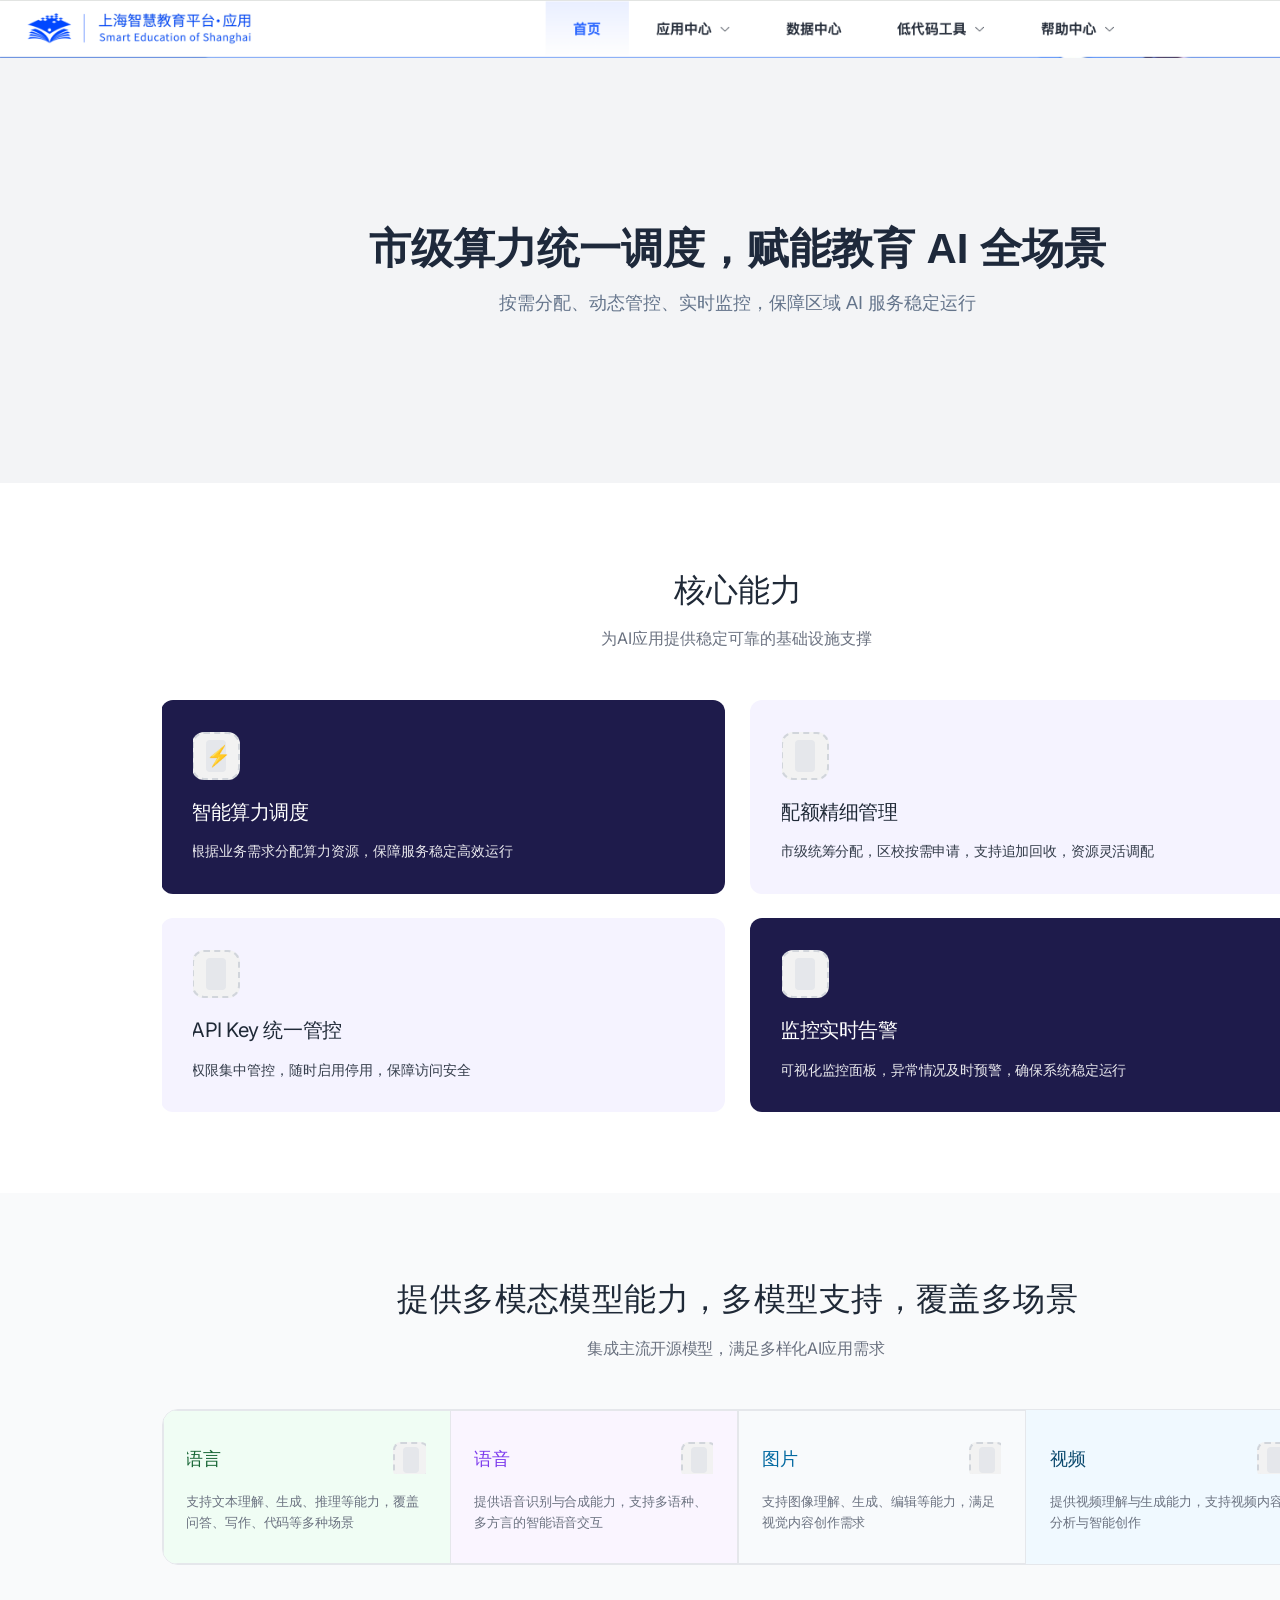
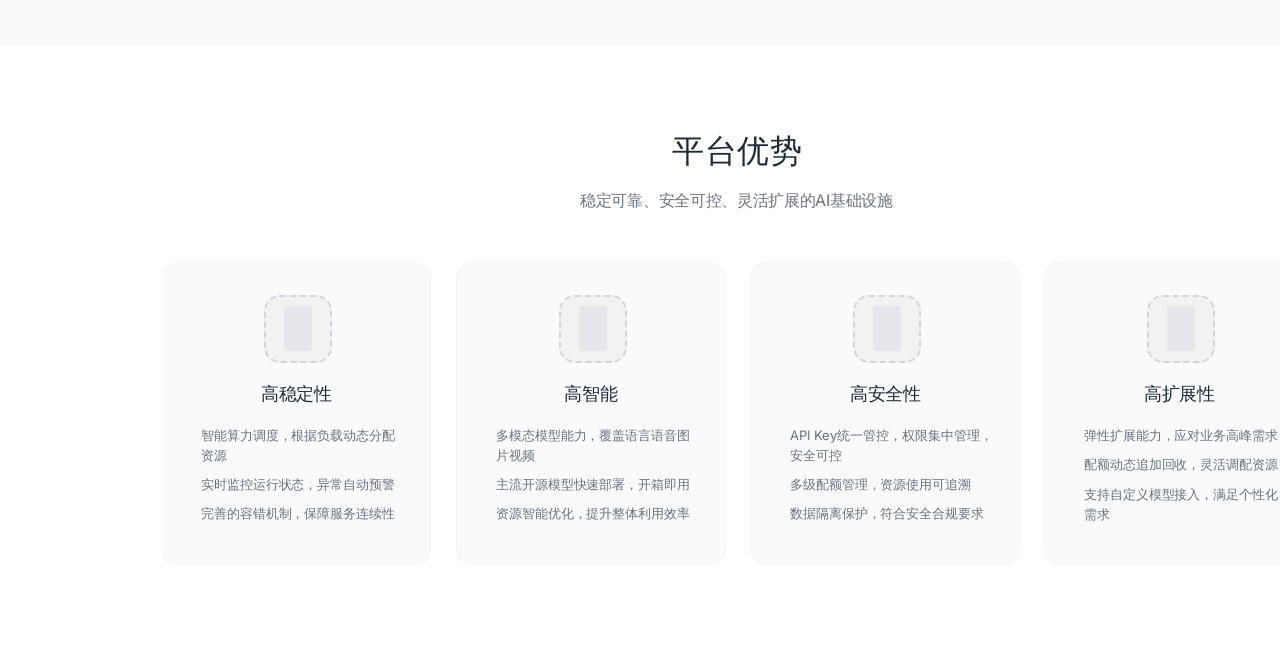
<file: 页面_1.html>
<!DOCTYPE html>
<html>
  <head>
    <title>页面 1</title>
    <meta http-equiv="X-UA-Compatible" content="IE=edge"/>
    <meta http-equiv="content-type" content="text/html; charset=utf-8"/>
    <link href="resources/css/axure_rp_page.css" type="text/css" rel="stylesheet"/>
    <link href="data/styles.css" type="text/css" rel="stylesheet"/>
    <link href="files/页面_1/styles.css" type="text/css" rel="stylesheet"/>
    <link href="https://fonts.googleapis.com" rel="preconnect"/>
    <link href="https://fonts.gstatic.com" rel="preconnect"/>
    <link href="https://fonts.googleapis.com/css2?family=Inter:wght@100..900&display=swap" rel="stylesheet"/>
    <script src="resources/scripts/jquery-3.7.1.min.js"></script>
    <script src="resources/scripts/axure/axQuery.js"></script>
    <script src="resources/scripts/axure/globals.js"></script>
    <script src="resources/scripts/axutils.js"></script>
    <script src="resources/scripts/axure/annotation.js"></script>
    <script src="resources/scripts/axure/axQuery.std.js"></script>
    <script src="resources/scripts/axure/doc.js"></script>
    <script src="resources/scripts/messagecenter.js"></script>
    <script src="resources/scripts/axure/events.js"></script>
    <script src="resources/scripts/axure/recording.js"></script>
    <script src="resources/scripts/axure/action.js"></script>
    <script src="resources/scripts/axure/expr.js"></script>
    <script src="resources/scripts/axure/geometry.js"></script>
    <script src="resources/scripts/axure/flyout.js"></script>
    <script src="resources/scripts/axure/model.js"></script>
    <script src="resources/scripts/axure/repeater.js"></script>
    <script src="resources/scripts/axure/sto.js"></script>
    <script src="resources/scripts/axure/utils.temp.js"></script>
    <script src="resources/scripts/axure/variables.js"></script>
    <script src="resources/scripts/axure/drag.js"></script>
    <script src="resources/scripts/axure/move.js"></script>
    <script src="resources/scripts/axure/visibility.js"></script>
    <script src="resources/scripts/axure/style.js"></script>
    <script src="resources/scripts/axure/adaptive.js"></script>
    <script src="resources/scripts/axure/tree.js"></script>
    <script src="resources/scripts/axure/init.temp.js"></script>
    <script src="resources/scripts/axure/legacy.js"></script>
    <script src="resources/scripts/axure/viewer.js"></script>
    <script src="resources/scripts/axure/math.js"></script>
    <script src="resources/scripts/axure/jquery.nicescroll.min.js"></script>
    <script src="data/document.js"></script>
    <script src="files/页面_1/data.js"></script>
    <script type="text/javascript">
      $axure.utils.getTransparentGifPath = function() { return 'resources/images/transparent.gif'; };
      $axure.utils.getOtherPath = function() { return 'resources/Other.html'; };
      $axure.utils.getReloadPath = function() { return 'resources/reload.html'; };
    </script>
    <style>
      /* Banner Styles */
      .banner-content {
        position: absolute;
        left: 0;
        top: 0;
        width: 100%;
        height: 100%;
        display: flex;
        flex-direction: column;
        justify-content: center;
        align-items: center;
        text-align: center;
        padding: 40px;
        box-sizing: border-box;
        z-index: 10;
      }
      .banner-title {
        font-size: 42px;
        font-weight: 700;
        color: #1e293b;
        margin: 0 0 16px 0;
        line-height: 1.2;
        width: 100%;
        text-align: center;
      }
      .banner-subtitle {
        font-size: 18px;
        color: #64748b;
        margin: 0;
        line-height: 1.5;
        max-width: 800px;
        width: 100%;
        text-align: center;
      }
    </style>
  </head>
  <body>
    <div id="base" class="">

      <!-- AI中枢 - 市级大模型基础设施平台 (组合) -->
      <div id="u0" class="ax_default" data-label="AI中枢 - 市级大模型基础设施平台" data-left="0" data-top="0" data-width="1475" data-height="2250" layer-opacity="1">

        <!-- AI中枢 - 市级大模型基础设施平台 BG (矩形) -->
        <div id="u1" class="ax_default _形状 transition notrs" data-label="AI中枢 - 市级大模型基础设施平台 BG">
          <div id="u1_div" class=""></div>
          <div id="u1_text" class="text " style="display:none; visibility: hidden">
            <p></p>
          </div>
        </div>

        <!-- image 1 (矩形) -->
        <div id="u2" class="ax_default _形状 transition notrs" data-label="image 1">
          <div id="u2_div" class=""></div>
          <div id="u2_text" class="text " style="display:none; visibility: hidden">
            <p></p>
          </div>
        </div>

        <!-- Body (动态面板) -->
        <div id="u3" class="ax_default" data-label="Body">
          <div id="u3_state0" class="panel_state" data-label="状态 1" style="">
            <div id="u3_state0_content" class="panel_state_content">

              <!-- Section (动态面板) -->
              <div id="u4" class="ax_default" data-label="Section">
                <div id="u4_state0" class="panel_state" data-label="状态 1" style="">
                  <div id="u4_state0_content" class="panel_state_content">

                    <!-- Image (AI中枢平台) (动态面板) -->
                    <div id="u5" class="ax_default" data-label="Image (AI中枢平台)">
                      <div id="u5_state0" class="panel_state" data-label="状态 1" style="">
                        <div id="u5_state0_content" class="panel_state_content">
                          <!-- Banner Content -->
                          <div class="banner-content">
                            <h1 class="banner-title">市级算力统一调度，赋能教育 AI 全场景</h1>
                            <p class="banner-subtitle">按需分配、动态管控、实时监控，保障区域 AI 服务稳定运行</p>
                          </div>
                        </div>
                      </div>
                    </div>
                  </div>
                </div>
              </div>

              <!-- Section (动态面板) -->
              <div id="u6" class="ax_default" data-label="Section">
                <div id="u6_state0" class="panel_state" data-label="状态 1" style="">
                  <div id="u6_state0_content" class="panel_state_content">

                    <!-- Container (动态面板) -->
                    <div id="u7" class="ax_default" data-label="Container">
                      <div id="u7_state0" class="panel_state" data-label="状态 1" style="">
                        <div id="u7_state0_content" class="panel_state_content">

                          <!-- Container (动态面板) -->
                          <div id="u8" class="ax_default" data-label="Container">
                            <div id="u8_state0" class="panel_state" data-label="状态 1" style="">
                              <div id="u8_state0_content" class="panel_state_content">

                                <!-- Heading 2 (动态面板) -->
                                <div id="u9" class="ax_default" data-label="Heading 2">
                                  <div id="u9_state0" class="panel_state" data-label="状态 1" style="">
                                    <div id="u9_state0_content" class="panel_state_content">

                                      <!-- Unnamed (矩形) -->
                                      <div id="u10" class="ax_default _形状 transition notrs">
                                        <div id="u10_div" class=""></div>
                                        <div id="u10_text" class="text ">
                                          <p><span>核心能力</span></p>
                                        </div>
                                      </div>
                                    </div>
                                  </div>
                                </div>

                                <!-- Paragraph (动态面板) -->
                                <div id="u11" class="ax_default" data-label="Paragraph">
                                  <div id="u11_state0" class="panel_state" data-label="状态 1" style="">
                                    <div id="u11_state0_content" class="panel_state_content">

                                      <!-- Unnamed (矩形) -->
                                      <div id="u12" class="ax_default _形状 transition notrs">
                                        <div id="u12_div" class=""></div>
                                        <div id="u12_text" class="text ">
                                          <p><span>为AI应用提供稳定可靠的基础设施支撑</span></p>
                                        </div>
                                      </div>
                                    </div>
                                  </div>
                                </div>
                              </div>
                            </div>
                          </div>

                          <!-- Container (动态面板) -->
                          <div id="u13" class="ax_default" data-label="Container">
                            <div id="u13_state0" class="panel_state" data-label="状态 1" style="">
                              <div id="u13_state0_content" class="panel_state_content">

                                <!-- Container (动态面板) -->
                                <div id="u14" class="ax_default" data-label="Container">
                                  <div id="u14_state0" class="panel_state" data-label="状态 1" style="">
                                    <div id="u14_state0_content" class="panel_state_content">

                                      <!-- Container (动态面板) -->
                                      <div id="u15" class="ax_default" data-label="Container">
                                        <div id="u15_state0" class="panel_state" data-label="状态 1" style="">
                                          <div id="u15_state0_content" class="panel_state_content">

                                            <!-- Container (动态面板) -->
                                            <div id="u16" class="ax_default" data-label="Container">
                                              <div id="u16_state0" class="panel_state" data-label="状态 1" style="">
                                                <div id="u16_state0_content" class="panel_state_content">

                                                  <!-- Unnamed (矩形) -->
                                                  <div id="u17" class="ax_default _形状 transition notrs">
                                                    <div id="u17_div" class=""></div>
                                                    <div id="u17_text" class="text ">
                                                      <p><span>⚡</span></p>
                                                    </div>
                                                  </div>
                                                </div>
                                              </div>
                                            </div>

                                            <!-- Heading 3 (动态面板) -->
                                            <div id="u18" class="ax_default" data-label="Heading 3">
                                              <div id="u18_state0" class="panel_state" data-label="状态 1" style="">
                                                <div id="u18_state0_content" class="panel_state_content">

                                                  <!-- Unnamed (矩形) -->
                                                  <div id="u19" class="ax_default _形状 transition notrs">
                                                    <div id="u19_div" class=""></div>
                                                    <div id="u19_text" class="text ">
                                                      <p><span style="letter-spacing:-0.45px;">智能算力调</span><span>度</span></p>
                                                    </div>
                                                  </div>
                                                </div>
                                              </div>
                                            </div>

                                            <!-- Paragraph (动态面板) -->
                                            <div id="u20" class="ax_default" data-label="Paragraph">
                                              <div id="u20_state0" class="panel_state" data-label="状态 1" style="">
                                                <div id="u20_state0_content" class="panel_state_content">

                                                  <!-- Unnamed (矩形) -->
                                                  <div id="u21" class="ax_default _形状 transition notrs">
                                                    <div id="u21_div" class=""></div>
                                                    <div id="u21_text" class="text ">
                                                      <p><span>根据业务需求分配算力资源，保障服务稳定高效运行</span></p>
                                                    </div>
                                                  </div>
                                                </div>
                                              </div>
                                            </div>
                                          </div>
                                        </div>
                                      </div>
                                    </div>
                                  </div>
                                </div>

                                <!-- Container (动态面板) -->
                                <div id="u22" class="ax_default" data-label="Container">
                                  <div id="u22_state0" class="panel_state" data-label="状态 1" style="">
                                    <div id="u22_state0_content" class="panel_state_content">

                                      <!-- Container (动态面板) -->
                                      <div id="u23" class="ax_default" data-label="Container">
                                        <div id="u23_state0" class="panel_state" data-label="状态 1" style="">
                                          <div id="u23_state0_content" class="panel_state_content">

                                            <!-- Container (动态面板) -->
                                            <div id="u24" class="ax_default" data-label="Container">
                                              <div id="u24_state0" class="panel_state" data-label="状态 1" style="">
                                                <div id="u24_state0_content" class="panel_state_content">

                                                  <!-- Unnamed (矩形) -->
                                                  <div id="u25" class="ax_default _形状 transition notrs">
                                                    <div id="u25_div" class=""></div>
                                                    <div id="u25_text" class="text " style="display:none; visibility: hidden">
                                                      <p></p>
                                                    </div>
                                                  </div>
                                                </div>
                                              </div>
                                            </div>

                                            <!-- Heading 3 (动态面板) -->
                                            <div id="u26" class="ax_default" data-label="Heading 3">
                                              <div id="u26_state0" class="panel_state" data-label="状态 1" style="">
                                                <div id="u26_state0_content" class="panel_state_content">

                                                  <!-- Unnamed (矩形) -->
                                                  <div id="u27" class="ax_default _形状 transition notrs">
                                                    <div id="u27_div" class=""></div>
                                                    <div id="u27_text" class="text ">
                                                      <p><span style="letter-spacing:-0.45px;">配额精细管</span><span>理</span></p>
                                                    </div>
                                                  </div>
                                                </div>
                                              </div>
                                            </div>

                                            <!-- Paragraph (动态面板) -->
                                            <div id="u28" class="ax_default" data-label="Paragraph">
                                              <div id="u28_state0" class="panel_state" data-label="状态 1" style="">
                                                <div id="u28_state0_content" class="panel_state_content">

                                                  <!-- Unnamed (矩形) -->
                                                  <div id="u29" class="ax_default _形状 transition notrs">
                                                    <div id="u29_div" class=""></div>
                                                    <div id="u29_text" class="text ">
                                                      <p><span style="letter-spacing:-0.15px;">市级统筹分配，区校按需申请，支持追加回收，资源灵活调</span><span>配</span></p>
                                                    </div>
                                                  </div>
                                                </div>
                                              </div>
                                            </div>
                                          </div>
                                        </div>
                                      </div>
                                    </div>
                                  </div>
                                </div>

                                <!-- Container (动态面板) -->
                                <div id="u30" class="ax_default" data-label="Container">
                                  <div id="u30_state0" class="panel_state" data-label="状态 1" style="">
                                    <div id="u30_state0_content" class="panel_state_content">

                                      <!-- Container (动态面板) -->
                                      <div id="u31" class="ax_default" data-label="Container">
                                        <div id="u31_state0" class="panel_state" data-label="状态 1" style="">
                                          <div id="u31_state0_content" class="panel_state_content">

                                            <!-- Container (动态面板) -->
                                            <div id="u32" class="ax_default" data-label="Container">
                                              <div id="u32_state0" class="panel_state" data-label="状态 1" style="">
                                                <div id="u32_state0_content" class="panel_state_content">

                                                  <!-- Unnamed (矩形) -->
                                                  <div id="u33" class="ax_default _形状 transition notrs">
                                                    <div id="u33_div" class=""></div>
                                                    <div id="u33_text" class="text " style="display:none; visibility: hidden">
                                                      <p></p>
                                                    </div>
                                                  </div>
                                                </div>
                                              </div>
                                            </div>

                                            <!-- Heading 3 (动态面板) -->
                                            <div id="u34" class="ax_default" data-label="Heading 3">
                                              <div id="u34_state0" class="panel_state" data-label="状态 1" style="">
                                                <div id="u34_state0_content" class="panel_state_content">

                                                  <!-- Unnamed (矩形) -->
                                                  <div id="u35" class="ax_default _形状 transition notrs">
                                                    <div id="u35_div" class=""></div>
                                                    <div id="u35_text" class="text ">
                                                      <p><span style="letter-spacing:-0.45px;">API Key 统一管</span><span>控</span></p>
                                                    </div>
                                                  </div>
                                                </div>
                                              </div>
                                            </div>

                                            <!-- Paragraph (动态面板) -->
                                            <div id="u36" class="ax_default" data-label="Paragraph">
                                              <div id="u36_state0" class="panel_state" data-label="状态 1" style="">
                                                <div id="u36_state0_content" class="panel_state_content">

                                                  <!-- Unnamed (矩形) -->
                                                  <div id="u37" class="ax_default _形状 transition notrs">
                                                    <div id="u37_div" class=""></div>
                                                    <div id="u37_text" class="text ">
                                                      <p><span>权限集中管控，随时启用停用，保障访问安全</span></p>
                                                    </div>
                                                  </div>
                                                </div>
                                              </div>
                                            </div>
                                          </div>
                                        </div>
                                      </div>
                                    </div>
                                  </div>
                                </div>

                                <!-- Container (动态面板) -->
                                <div id="u38" class="ax_default" data-label="Container">
                                  <div id="u38_state0" class="panel_state" data-label="状态 1" style="">
                                    <div id="u38_state0_content" class="panel_state_content">

                                      <!-- Container (动态面板) -->
                                      <div id="u39" class="ax_default" data-label="Container">
                                        <div id="u39_state0" class="panel_state" data-label="状态 1" style="">
                                          <div id="u39_state0_content" class="panel_state_content">

                                            <!-- Container (动态面板) -->
                                            <div id="u40" class="ax_default" data-label="Container">
                                              <div id="u40_state0" class="panel_state" data-label="状态 1" style="">
                                                <div id="u40_state0_content" class="panel_state_content">

                                                  <!-- Unnamed (矩形) -->
                                                  <div id="u41" class="ax_default _形状 transition notrs">
                                                    <div id="u41_div" class=""></div>
                                                    <div id="u41_text" class="text " style="display:none; visibility: hidden">
                                                      <p></p>
                                                    </div>
                                                  </div>
                                                </div>
                                              </div>
                                            </div>

                                            <!-- Heading 3 (动态面板) -->
                                            <div id="u42" class="ax_default" data-label="Heading 3">
                                              <div id="u42_state0" class="panel_state" data-label="状态 1" style="">
                                                <div id="u42_state0_content" class="panel_state_content">

                                                  <!-- Unnamed (矩形) -->
                                                  <div id="u43" class="ax_default _形状 transition notrs">
                                                    <div id="u43_div" class=""></div>
                                                    <div id="u43_text" class="text ">
                                                      <p><span style="letter-spacing:-0.45px;">监控实时告</span><span>警</span></p>
                                                    </div>
                                                  </div>
                                                </div>
                                              </div>
                                            </div>

                                            <!-- Paragraph (动态面板) -->
                                            <div id="u44" class="ax_default" data-label="Paragraph">
                                              <div id="u44_state0" class="panel_state" data-label="状态 1" style="">
                                                <div id="u44_state0_content" class="panel_state_content">

                                                  <!-- Unnamed (矩形) -->
                                                  <div id="u45" class="ax_default _形状 transition notrs">
                                                    <div id="u45_div" class=""></div>
                                                    <div id="u45_text" class="text ">
                                                      <p><span style="letter-spacing:-0.15px;">可视化监控面板，异常情况及时预警，确保系统稳定运</span><span>行</span></p>
                                                    </div>
                                                  </div>
                                                </div>
                                              </div>
                                            </div>
                                          </div>
                                        </div>
                                      </div>
                                    </div>
                                  </div>
                                </div>
                              </div>
                            </div>
                          </div>
                        </div>
                      </div>
                    </div>
                  </div>
                </div>
              </div>

              <!-- Section (动态面板) -->
              <div id="u46" class="ax_default" data-label="Section">
                <div id="u46_state0" class="panel_state" data-label="状态 1" style="">
                  <div id="u46_state0_content" class="panel_state_content">

                    <!-- Container (动态面板) -->
                    <div id="u47" class="ax_default" data-label="Container">
                      <div id="u47_state0" class="panel_state" data-label="状态 1" style="">
                        <div id="u47_state0_content" class="panel_state_content">

                          <!-- Container (动态面板) -->
                          <div id="u48" class="ax_default" data-label="Container">
                            <div id="u48_state0" class="panel_state" data-label="状态 1" style="">
                              <div id="u48_state0_content" class="panel_state_content">

                                <!-- Heading 2 (动态面板) -->
                                <div id="u49" class="ax_default" data-label="Heading 2">
                                  <div id="u49_state0" class="panel_state" data-label="状态 1" style="">
                                    <div id="u49_state0_content" class="panel_state_content">

                                      <!-- Unnamed (矩形) -->
                                      <div id="u50" class="ax_default _形状 transition notrs">
                                        <div id="u50_div" class=""></div>
                                        <div id="u50_text" class="text ">
                                          <p><span style="letter-spacing:0.41px;">提供多模态模型能力，多模型支持，覆盖多场</span><span>景</span></p>
                                        </div>
                                      </div>
                                    </div>
                                  </div>
                                </div>

                                <!-- Paragraph (动态面板) -->
                                <div id="u51" class="ax_default" data-label="Paragraph">
                                  <div id="u51_state0" class="panel_state" data-label="状态 1" style="">
                                    <div id="u51_state0_content" class="panel_state_content">

                                      <!-- Unnamed (矩形) -->
                                      <div id="u52" class="ax_default _形状 transition notrs">
                                        <div id="u52_div" class=""></div>
                                        <div id="u52_text" class="text ">
                                          <p><span style="letter-spacing:-0.31px;">集成主流开源模型，满足多样化AI应用需</span><span>求</span></p>
                                        </div>
                                      </div>
                                    </div>
                                  </div>
                                </div>
                              </div>
                            </div>
                          </div>

                          <!-- Container (动态面板) -->
                          <div id="u53" class="ax_default" data-label="Container">
                            <div id="u53_state0" class="panel_state" data-label="状态 1" style="">
                              <div id="u53_state0_content" class="panel_state_content">

                                <!-- Container (动态面板) -->
                                <div id="u54" class="ax_default" data-label="Container">
                                  <div id="u54_state0" class="panel_state" data-label="状态 1" style="">
                                    <div id="u54_state0_content" class="panel_state_content">

                                      <!-- Container (动态面板) -->
                                      <div id="u55" class="ax_default" data-label="Container">
                                        <div id="u55_state0" class="panel_state" data-label="状态 1" style="">
                                          <div id="u55_state0_content" class="panel_state_content">

                                            <!-- Text (动态面板) -->
                                            <div id="u56" class="ax_default" data-label="Text">
                                              <div id="u56_state0" class="panel_state" data-label="状态 1" style="">
                                                <div id="u56_state0_content" class="panel_state_content">

                                                  <!-- Unnamed (矩形) -->
                                                  <div id="u57" class="ax_default _形状 transition notrs">
                                                    <div id="u57_div" class=""></div>
                                                    <div id="u57_text" class="text ">
                                                      <p><span style="letter-spacing:-0.44px;">语</span><span>言</span></p>
                                                    </div>
                                                  </div>
                                                </div>
                                              </div>
                                            </div>

                                            <!-- Container (动态面板) -->
                                            <div id="u58" class="ax_default" data-label="Container">
                                              <div id="u58_state0" class="panel_state" data-label="状态 1" style="">
                                                <div id="u58_state0_content" class="panel_state_content">

                                                  <!-- Unnamed (矩形) -->
                                                  <div id="u59" class="ax_default _形状 transition notrs">
                                                    <div id="u59_div" class=""></div>
                                                    <div id="u59_text" class="text " style="display:none; visibility: hidden">
                                                      <p></p>
                                                    </div>
                                                  </div>
                                                </div>
                                              </div>
                                            </div>
                                          </div>
                                        </div>
                                      </div>

                                      <!-- Paragraph (动态面板) -->
                                      <div id="u60" class="ax_default" data-label="Paragraph">
                                        <div id="u60_state0" class="panel_state" data-label="状态 1" style="">
                                          <div id="u60_state0_content" class="panel_state_content">

                                            <!-- Unnamed (矩形) -->
                                            <div id="u61" class="ax_default _形状 transition notrs">
                                              <div id="u61_div" class=""></div>
                                              <div id="u61_text" class="text ">
                                                <p><span style="letter-spacing:-0.08px;">支持文本理解、生成、推理等能力，覆盖问答、写作、代码等多种场</span><span>景</span></p>
                                              </div>
                                            </div>
                                          </div>
                                        </div>
                                      </div>
                                    </div>
                                  </div>
                                </div>

                                <!-- Container (动态面板) -->
                                <div id="u62" class="ax_default" data-label="Container">
                                  <div id="u62_state0" class="panel_state" data-label="状态 1" style="">
                                    <div id="u62_state0_content" class="panel_state_content">

                                      <!-- Container (动态面板) -->
                                      <div id="u63" class="ax_default" data-label="Container">
                                        <div id="u63_state0" class="panel_state" data-label="状态 1" style="">
                                          <div id="u63_state0_content" class="panel_state_content">

                                            <!-- Text (动态面板) -->
                                            <div id="u64" class="ax_default" data-label="Text">
                                              <div id="u64_state0" class="panel_state" data-label="状态 1" style="">
                                                <div id="u64_state0_content" class="panel_state_content">

                                                  <!-- Unnamed (矩形) -->
                                                  <div id="u65" class="ax_default _形状 transition notrs">
                                                    <div id="u65_div" class=""></div>
                                                    <div id="u65_text" class="text ">
                                                      <p><span style="letter-spacing:-0.44px;">语</span><span>音</span></p>
                                                    </div>
                                                  </div>
                                                </div>
                                              </div>
                                            </div>

                                            <!-- Container (动态面板) -->
                                            <div id="u66" class="ax_default" data-label="Container">
                                              <div id="u66_state0" class="panel_state" data-label="状态 1" style="">
                                                <div id="u66_state0_content" class="panel_state_content">

                                                  <!-- Unnamed (矩形) -->
                                                  <div id="u67" class="ax_default _形状 transition notrs">
                                                    <div id="u67_div" class=""></div>
                                                    <div id="u67_text" class="text " style="display:none; visibility: hidden">
                                                      <p></p>
                                                    </div>
                                                  </div>
                                                </div>
                                              </div>
                                            </div>
                                          </div>
                                        </div>
                                      </div>

                                      <!-- Paragraph (动态面板) -->
                                      <div id="u68" class="ax_default" data-label="Paragraph">
                                        <div id="u68_state0" class="panel_state" data-label="状态 1" style="">
                                          <div id="u68_state0_content" class="panel_state_content">

                                            <!-- Unnamed (矩形) -->
                                            <div id="u69" class="ax_default _形状 transition notrs">
                                              <div id="u69_div" class=""></div>
                                              <div id="u69_text" class="text ">
                                                <p><span style="letter-spacing:-0.08px;">提供语音识别与合成能力，支持多语种、多方言的智能语音交</span><span>互</span></p>
                                              </div>
                                            </div>
                                          </div>
                                        </div>
                                      </div>
                                    </div>
                                  </div>
                                </div>

                                <!-- Container (动态面板) -->
                                <div id="u70" class="ax_default" data-label="Container">
                                  <div id="u70_state0" class="panel_state" data-label="状态 1" style="">
                                    <div id="u70_state0_content" class="panel_state_content">

                                      <!-- Container (动态面板) -->
                                      <div id="u71" class="ax_default" data-label="Container">
                                        <div id="u71_state0" class="panel_state" data-label="状态 1" style="">
                                          <div id="u71_state0_content" class="panel_state_content">

                                            <!-- Text (动态面板) -->
                                            <div id="u72" class="ax_default" data-label="Text">
                                              <div id="u72_state0" class="panel_state" data-label="状态 1" style="">
                                                <div id="u72_state0_content" class="panel_state_content">

                                                  <!-- Unnamed (矩形) -->
                                                  <div id="u73" class="ax_default _形状 transition notrs">
                                                    <div id="u73_div" class=""></div>
                                                    <div id="u73_text" class="text ">
                                                      <p><span style="letter-spacing:-0.44px;">图</span><span>片</span></p>
                                                    </div>
                                                  </div>
                                                </div>
                                              </div>
                                            </div>

                                            <!-- Container (动态面板) -->
                                            <div id="u74" class="ax_default" data-label="Container">
                                              <div id="u74_state0" class="panel_state" data-label="状态 1" style="">
                                                <div id="u74_state0_content" class="panel_state_content">

                                                  <!-- Unnamed (矩形) -->
                                                  <div id="u75" class="ax_default _形状 transition notrs">
                                                    <div id="u75_div" class=""></div>
                                                    <div id="u75_text" class="text " style="display:none; visibility: hidden">
                                                      <p></p>
                                                    </div>
                                                  </div>
                                                </div>
                                              </div>
                                            </div>
                                          </div>
                                        </div>
                                      </div>

                                      <!-- Paragraph (动态面板) -->
                                      <div id="u76" class="ax_default" data-label="Paragraph">
                                        <div id="u76_state0" class="panel_state" data-label="状态 1" style="">
                                          <div id="u76_state0_content" class="panel_state_content">

                                            <!-- Unnamed (矩形) -->
                                            <div id="u77" class="ax_default _形状 transition notrs">
                                              <div id="u77_div" class=""></div>
                                              <div id="u77_text" class="text ">
                                                <p><span style="letter-spacing:-0.08px;">支持图像理解、生成、编辑等能力，满足视觉内容创作需</span><span>求</span></p>
                                              </div>
                                            </div>
                                          </div>
                                        </div>
                                      </div>
                                    </div>
                                  </div>
                                </div>

                                <!-- Container (动态面板) -->
                                <div id="u78" class="ax_default" data-label="Container">
                                  <div id="u78_state0" class="panel_state" data-label="状态 1" style="">
                                    <div id="u78_state0_content" class="panel_state_content">

                                      <!-- Container (动态面板) -->
                                      <div id="u79" class="ax_default" data-label="Container">
                                        <div id="u79_state0" class="panel_state" data-label="状态 1" style="">
                                          <div id="u79_state0_content" class="panel_state_content">

                                            <!-- Text (动态面板) -->
                                            <div id="u80" class="ax_default" data-label="Text">
                                              <div id="u80_state0" class="panel_state" data-label="状态 1" style="">
                                                <div id="u80_state0_content" class="panel_state_content">

                                                  <!-- Unnamed (矩形) -->
                                                  <div id="u81" class="ax_default _形状 transition notrs">
                                                    <div id="u81_div" class=""></div>
                                                    <div id="u81_text" class="text ">
                                                      <p><span style="letter-spacing:-0.44px;">视</span><span>频</span></p>
                                                    </div>
                                                  </div>
                                                </div>
                                              </div>
                                            </div>

                                            <!-- Container (动态面板) -->
                                            <div id="u82" class="ax_default" data-label="Container">
                                              <div id="u82_state0" class="panel_state" data-label="状态 1" style="">
                                                <div id="u82_state0_content" class="panel_state_content">

                                                  <!-- Unnamed (矩形) -->
                                                  <div id="u83" class="ax_default _形状 transition notrs">
                                                    <div id="u83_div" class=""></div>
                                                    <div id="u83_text" class="text " style="display:none; visibility: hidden">
                                                      <p></p>
                                                    </div>
                                                  </div>
                                                </div>
                                              </div>
                                            </div>
                                          </div>
                                        </div>
                                      </div>

                                      <!-- Paragraph (动态面板) -->
                                      <div id="u84" class="ax_default" data-label="Paragraph">
                                        <div id="u84_state0" class="panel_state" data-label="状态 1" style="">
                                          <div id="u84_state0_content" class="panel_state_content">

                                            <!-- Unnamed (矩形) -->
                                            <div id="u85" class="ax_default _形状 transition notrs">
                                              <div id="u85_div" class=""></div>
                                              <div id="u85_text" class="text ">
                                                <p><span style="letter-spacing:-0.08px;">提供视频理解与生成能力，支持视频内容分析与智能创</span><span>作</span></p>
                                              </div>
                                            </div>
                                          </div>
                                        </div>
                                      </div>
                                    </div>
                                  </div>
                                </div>
                              </div>
                            </div>
                          </div>
                        </div>
                      </div>
                    </div>
                  </div>
                </div>
              </div>

              <!-- Section (动态面板) -->
              <div id="u86" class="ax_default" data-label="Section">
                <div id="u86_state0" class="panel_state" data-label="状态 1" style="">
                  <div id="u86_state0_content" class="panel_state_content">

                    <!-- Container (动态面板) -->
                    <div id="u87" class="ax_default" data-label="Container">
                      <div id="u87_state0" class="panel_state" data-label="状态 1" style="">
                        <div id="u87_state0_content" class="panel_state_content">

                          <!-- Container (动态面板) -->
                          <div id="u88" class="ax_default" data-label="Container">
                            <div id="u88_state0" class="panel_state" data-label="状态 1" style="">
                              <div id="u88_state0_content" class="panel_state_content">

                                <!-- Heading 2 (动态面板) -->
                                <div id="u89" class="ax_default" data-label="Heading 2">
                                  <div id="u89_state0" class="panel_state" data-label="状态 1" style="">
                                    <div id="u89_state0_content" class="panel_state_content">

                                      <!-- Unnamed (矩形) -->
                                      <div id="u90" class="ax_default _形状 transition notrs">
                                        <div id="u90_div" class=""></div>
                                        <div id="u90_text" class="text ">
                                          <p><span style="letter-spacing:0.41px;">平台优</span><span>势</span></p>
                                        </div>
                                      </div>
                                    </div>
                                  </div>
                                </div>

                                <!-- Paragraph (动态面板) -->
                                <div id="u91" class="ax_default" data-label="Paragraph">
                                  <div id="u91_state0" class="panel_state" data-label="状态 1" style="">
                                    <div id="u91_state0_content" class="panel_state_content">

                                      <!-- Unnamed (矩形) -->
                                      <div id="u92" class="ax_default _形状 transition notrs">
                                        <div id="u92_div" class=""></div>
                                        <div id="u92_text" class="text ">
                                          <p><span style="letter-spacing:-0.31px;">稳定可靠、安全可控、灵活扩展的AI基础设</span><span>施</span></p>
                                        </div>
                                      </div>
                                    </div>
                                  </div>
                                </div>
                              </div>
                            </div>
                          </div>

                          <!-- Container (动态面板) -->
                          <div id="u93" class="ax_default" data-label="Container">
                            <div id="u93_state0" class="panel_state" data-label="状态 1" style="">
                              <div id="u93_state0_content" class="panel_state_content">

                                <!-- Container (动态面板) -->
                                <div id="u94" class="ax_default" data-label="Container">
                                  <div id="u94_state0" class="panel_state" data-label="状态 1" style="">
                                    <div id="u94_state0_content" class="panel_state_content">

                                      <!-- Container (动态面板) -->
                                      <div id="u95" class="ax_default" data-label="Container">
                                        <div id="u95_state0" class="panel_state" data-label="状态 1" style="">
                                          <div id="u95_state0_content" class="panel_state_content">

                                            <!-- Unnamed (矩形) -->
                                            <div id="u96" class="ax_default _形状 transition notrs">
                                              <div id="u96_div" class=""></div>
                                              <div id="u96_text" class="text " style="display:none; visibility: hidden">
                                                <p></p>
                                              </div>
                                            </div>
                                          </div>
                                        </div>
                                      </div>

                                      <!-- Heading 3 (动态面板) -->
                                      <div id="u97" class="ax_default" data-label="Heading 3">
                                        <div id="u97_state0" class="panel_state" data-label="状态 1" style="">
                                          <div id="u97_state0_content" class="panel_state_content">

                                            <!-- Unnamed (矩形) -->
                                            <div id="u98" class="ax_default _形状 transition notrs">
                                              <div id="u98_div" class=""></div>
                                              <div id="u98_text" class="text ">
                                                <p><span style="letter-spacing:-0.44px;">高稳定</span><span>性</span></p>
                                              </div>
                                            </div>
                                          </div>
                                        </div>
                                      </div>

                                      <!-- List (动态面板) -->
                                      <div id="u99" class="ax_default" data-label="List">
                                        <div id="u99_state0" class="panel_state" data-label="状态 1" style="">
                                          <div id="u99_state0_content" class="panel_state_content">

                                            <!-- List Item (动态面板) -->
                                            <div id="u100" class="ax_default" data-label="List Item">
                                              <div id="u100_state0" class="panel_state" data-label="状态 1" style="">
                                                <div id="u100_state0_content" class="panel_state_content">

                                                  <!-- Unnamed (矩形) -->
                                                  <div id="u101" class="ax_default _形状 transition notrs">
                                                    <div id="u101_div" class=""></div>
                                                    <div id="u101_text" class="text ">
                                                      <p><span style="letter-spacing:-0.08px;">智能算力调度，根据负载动态分配资</span><span>源</span></p>
                                                    </div>
                                                  </div>
                                                </div>
                                              </div>
                                            </div>

                                            <!-- List Item (动态面板) -->
                                            <div id="u102" class="ax_default" data-label="List Item">
                                              <div id="u102_state0" class="panel_state" data-label="状态 1" style="">
                                                <div id="u102_state0_content" class="panel_state_content">

                                                  <!-- Unnamed (矩形) -->
                                                  <div id="u103" class="ax_default _形状 transition notrs">
                                                    <div id="u103_div" class=""></div>
                                                    <div id="u103_text" class="text ">
                                                      <p><span style="letter-spacing:-0.08px;">实时监控运行状态，异常自动预</span><span>警</span></p>
                                                    </div>
                                                  </div>
                                                </div>
                                              </div>
                                            </div>

                                            <!-- List Item (动态面板) -->
                                            <div id="u104" class="ax_default" data-label="List Item">
                                              <div id="u104_state0" class="panel_state" data-label="状态 1" style="">
                                                <div id="u104_state0_content" class="panel_state_content">

                                                  <!-- Unnamed (矩形) -->
                                                  <div id="u105" class="ax_default _形状 transition notrs">
                                                    <div id="u105_div" class=""></div>
                                                    <div id="u105_text" class="text ">
                                                      <p><span style="letter-spacing:-0.08px;">完善的容错机制，保障服务连续</span><span>性</span></p>
                                                    </div>
                                                  </div>
                                                </div>
                                              </div>
                                            </div>
                                          </div>
                                        </div>
                                      </div>
                                    </div>
                                  </div>
                                </div>

                                <!-- Container (动态面板) -->
                                <div id="u106" class="ax_default" data-label="Container">
                                  <div id="u106_state0" class="panel_state" data-label="状态 1" style="">
                                    <div id="u106_state0_content" class="panel_state_content">

                                      <!-- Container (动态面板) -->
                                      <div id="u107" class="ax_default" data-label="Container">
                                        <div id="u107_state0" class="panel_state" data-label="状态 1" style="">
                                          <div id="u107_state0_content" class="panel_state_content">

                                            <!-- Unnamed (矩形) -->
                                            <div id="u108" class="ax_default _形状 transition notrs">
                                              <div id="u108_div" class=""></div>
                                              <div id="u108_text" class="text " style="display:none; visibility: hidden">
                                                <p></p>
                                              </div>
                                            </div>
                                          </div>
                                        </div>
                                      </div>

                                      <!-- Heading 3 (动态面板) -->
                                      <div id="u109" class="ax_default" data-label="Heading 3">
                                        <div id="u109_state0" class="panel_state" data-label="状态 1" style="">
                                          <div id="u109_state0_content" class="panel_state_content">

                                            <!-- Unnamed (矩形) -->
                                            <div id="u110" class="ax_default _形状 transition notrs">
                                              <div id="u110_div" class=""></div>
                                              <div id="u110_text" class="text ">
                                                <p><span style="letter-spacing:-0.44px;">高智</span><span>能</span></p>
                                              </div>
                                            </div>
                                          </div>
                                        </div>
                                      </div>

                                      <!-- List (动态面板) -->
                                      <div id="u111" class="ax_default" data-label="List">
                                        <div id="u111_state0" class="panel_state" data-label="状态 1" style="">
                                          <div id="u111_state0_content" class="panel_state_content">

                                            <!-- List Item (动态面板) -->
                                            <div id="u112" class="ax_default" data-label="List Item">
                                              <div id="u112_state0" class="panel_state" data-label="状态 1" style="">
                                                <div id="u112_state0_content" class="panel_state_content">

                                                  <!-- Unnamed (矩形) -->
                                                  <div id="u113" class="ax_default _形状 transition notrs">
                                                    <div id="u113_div" class=""></div>
                                                    <div id="u113_text" class="text ">
                                                      <p><span style="letter-spacing:-0.08px;">多模态模型能力，覆盖语言语音图片视</span><span>频</span></p>
                                                    </div>
                                                  </div>
                                                </div>
                                              </div>
                                            </div>

                                            <!-- List Item (动态面板) -->
                                            <div id="u114" class="ax_default" data-label="List Item">
                                              <div id="u114_state0" class="panel_state" data-label="状态 1" style="">
                                                <div id="u114_state0_content" class="panel_state_content">

                                                  <!-- Unnamed (矩形) -->
                                                  <div id="u115" class="ax_default _形状 transition notrs">
                                                    <div id="u115_div" class=""></div>
                                                    <div id="u115_text" class="text ">
                                                      <p><span style="letter-spacing:-0.08px;">主流开源模型快速部署，开箱即</span><span>用</span></p>
                                                    </div>
                                                  </div>
                                                </div>
                                              </div>
                                            </div>

                                            <!-- List Item (动态面板) -->
                                            <div id="u116" class="ax_default" data-label="List Item">
                                              <div id="u116_state0" class="panel_state" data-label="状态 1" style="">
                                                <div id="u116_state0_content" class="panel_state_content">

                                                  <!-- Unnamed (矩形) -->
                                                  <div id="u117" class="ax_default _形状 transition notrs">
                                                    <div id="u117_div" class=""></div>
                                                    <div id="u117_text" class="text ">
                                                      <p><span style="letter-spacing:-0.08px;">资源智能优化，提升整体利用效</span><span>率</span></p>
                                                    </div>
                                                  </div>
                                                </div>
                                              </div>
                                            </div>
                                          </div>
                                        </div>
                                      </div>
                                    </div>
                                  </div>
                                </div>

                                <!-- Container (动态面板) -->
                                <div id="u118" class="ax_default" data-label="Container">
                                  <div id="u118_state0" class="panel_state" data-label="状态 1" style="">
                                    <div id="u118_state0_content" class="panel_state_content">

                                      <!-- Container (动态面板) -->
                                      <div id="u119" class="ax_default" data-label="Container">
                                        <div id="u119_state0" class="panel_state" data-label="状态 1" style="">
                                          <div id="u119_state0_content" class="panel_state_content">

                                            <!-- Unnamed (矩形) -->
                                            <div id="u120" class="ax_default _形状 transition notrs">
                                              <div id="u120_div" class=""></div>
                                              <div id="u120_text" class="text " style="display:none; visibility: hidden">
                                                <p></p>
                                              </div>
                                            </div>
                                          </div>
                                        </div>
                                      </div>

                                      <!-- Heading 3 (动态面板) -->
                                      <div id="u121" class="ax_default" data-label="Heading 3">
                                        <div id="u121_state0" class="panel_state" data-label="状态 1" style="">
                                          <div id="u121_state0_content" class="panel_state_content">

                                            <!-- Unnamed (矩形) -->
                                            <div id="u122" class="ax_default _形状 transition notrs">
                                              <div id="u122_div" class=""></div>
                                              <div id="u122_text" class="text ">
                                                <p><span style="letter-spacing:-0.44px;">高安全</span><span>性</span></p>
                                              </div>
                                            </div>
                                          </div>
                                        </div>
                                      </div>

                                      <!-- List (动态面板) -->
                                      <div id="u123" class="ax_default" data-label="List">
                                        <div id="u123_state0" class="panel_state" data-label="状态 1" style="">
                                          <div id="u123_state0_content" class="panel_state_content">

                                            <!-- List Item (动态面板) -->
                                            <div id="u124" class="ax_default" data-label="List Item">
                                              <div id="u124_state0" class="panel_state" data-label="状态 1" style="">
                                                <div id="u124_state0_content" class="panel_state_content">

                                                  <!-- Unnamed (矩形) -->
                                                  <div id="u125" class="ax_default _形状 transition notrs">
                                                    <div id="u125_div" class=""></div>
                                                    <div id="u125_text" class="text ">
                                                      <p><span>API Key统一管控，权限集中管理，安全可控</span></p>
                                                    </div>
                                                  </div>
                                                </div>
                                              </div>
                                            </div>

                                            <!-- List Item (动态面板) -->
                                            <div id="u126" class="ax_default" data-label="List Item">
                                              <div id="u126_state0" class="panel_state" data-label="状态 1" style="">
                                                <div id="u126_state0_content" class="panel_state_content">

                                                  <!-- Unnamed (矩形) -->
                                                  <div id="u127" class="ax_default _形状 transition notrs">
                                                    <div id="u127_div" class=""></div>
                                                    <div id="u127_text" class="text ">
                                                      <p><span style="letter-spacing:-0.08px;">多级配额管理，资源使用可追</span><span>溯</span></p>
                                                    </div>
                                                  </div>
                                                </div>
                                              </div>
                                            </div>

                                            <!-- List Item (动态面板) -->
                                            <div id="u128" class="ax_default" data-label="List Item">
                                              <div id="u128_state0" class="panel_state" data-label="状态 1" style="">
                                                <div id="u128_state0_content" class="panel_state_content">

                                                  <!-- Unnamed (矩形) -->
                                                  <div id="u129" class="ax_default _形状 transition notrs">
                                                    <div id="u129_div" class=""></div>
                                                    <div id="u129_text" class="text ">
                                                      <p><span style="letter-spacing:-0.08px;">数据隔离保护，符合安全合规要</span><span>求</span></p>
                                                    </div>
                                                  </div>
                                                </div>
                                              </div>
                                            </div>
                                          </div>
                                        </div>
                                      </div>
                                    </div>
                                  </div>
                                </div>

                                <!-- Container (动态面板) -->
                                <div id="u130" class="ax_default" data-label="Container">
                                  <div id="u130_state0" class="panel_state" data-label="状态 1" style="">
                                    <div id="u130_state0_content" class="panel_state_content">

                                      <!-- Container (动态面板) -->
                                      <div id="u131" class="ax_default" data-label="Container">
                                        <div id="u131_state0" class="panel_state" data-label="状态 1" style="">
                                          <div id="u131_state0_content" class="panel_state_content">

                                            <!-- Unnamed (矩形) -->
                                            <div id="u132" class="ax_default _形状 transition notrs">
                                              <div id="u132_div" class=""></div>
                                              <div id="u132_text" class="text " style="display:none; visibility: hidden">
                                                <p></p>
                                              </div>
                                            </div>
                                          </div>
                                        </div>
                                      </div>

                                      <!-- Heading 3 (动态面板) -->
                                      <div id="u133" class="ax_default" data-label="Heading 3">
                                        <div id="u133_state0" class="panel_state" data-label="状态 1" style="">
                                          <div id="u133_state0_content" class="panel_state_content">

                                            <!-- Unnamed (矩形) -->
                                            <div id="u134" class="ax_default _形状 transition notrs">
                                              <div id="u134_div" class=""></div>
                                              <div id="u134_text" class="text ">
                                                <p><span style="letter-spacing:-0.44px;">高扩展</span><span>性</span></p>
                                              </div>
                                            </div>
                                          </div>
                                        </div>
                                      </div>

                                      <!-- List (动态面板) -->
                                      <div id="u135" class="ax_default" data-label="List">
                                        <div id="u135_state0" class="panel_state" data-label="状态 1" style="">
                                          <div id="u135_state0_content" class="panel_state_content">

                                            <!-- List Item (动态面板) -->
                                            <div id="u136" class="ax_default" data-label="List Item">
                                              <div id="u136_state0" class="panel_state" data-label="状态 1" style="">
                                                <div id="u136_state0_content" class="panel_state_content">

                                                  <!-- Unnamed (矩形) -->
                                                  <div id="u137" class="ax_default _形状 transition notrs">
                                                    <div id="u137_div" class=""></div>
                                                    <div id="u137_text" class="text ">
                                                      <p><span style="letter-spacing:-0.08px;">弹性扩展能力，应对业务高峰需</span><span>求</span></p>
                                                    </div>
                                                  </div>
                                                </div>
                                              </div>
                                            </div>

                                            <!-- List Item (动态面板) -->
                                            <div id="u138" class="ax_default" data-label="List Item">
                                              <div id="u138_state0" class="panel_state" data-label="状态 1" style="">
                                                <div id="u138_state0_content" class="panel_state_content">

                                                  <!-- Unnamed (矩形) -->
                                                  <div id="u139" class="ax_default _形状 transition notrs">
                                                    <div id="u139_div" class=""></div>
                                                    <div id="u139_text" class="text ">
                                                      <p><span style="letter-spacing:-0.08px;">配额动态追加回收，灵活调配资</span><span>源</span></p>
                                                    </div>
                                                  </div>
                                                </div>
                                              </div>
                                            </div>

                                            <!-- List Item (动态面板) -->
                                            <div id="u140" class="ax_default" data-label="List Item">
                                              <div id="u140_state0" class="panel_state" data-label="状态 1" style="">
                                                <div id="u140_state0_content" class="panel_state_content">

                                                  <!-- Unnamed (矩形) -->
                                                  <div id="u141" class="ax_default _形状 transition notrs">
                                                    <div id="u141_div" class=""></div>
                                                    <div id="u141_text" class="text ">
                                                      <p><span style="letter-spacing:-0.08px;">支持自定义模型接入，满足个性化需</span><span>求</span></p>
                                                    </div>
                                                  </div>
                                                </div>
                                              </div>
                                            </div>
                                          </div>
                                        </div>
                                      </div>
                                    </div>
                                  </div>
                                </div>
                              </div>
                            </div>
                          </div>
                        </div>
                      </div>
                    </div>
                  </div>
                </div>
              </div>
            </div>
          </div>
        </div>
      </div>
    </div>
    <script src="resources/scripts/axure/ios.js"></script>
  </body>
</html>
</file>
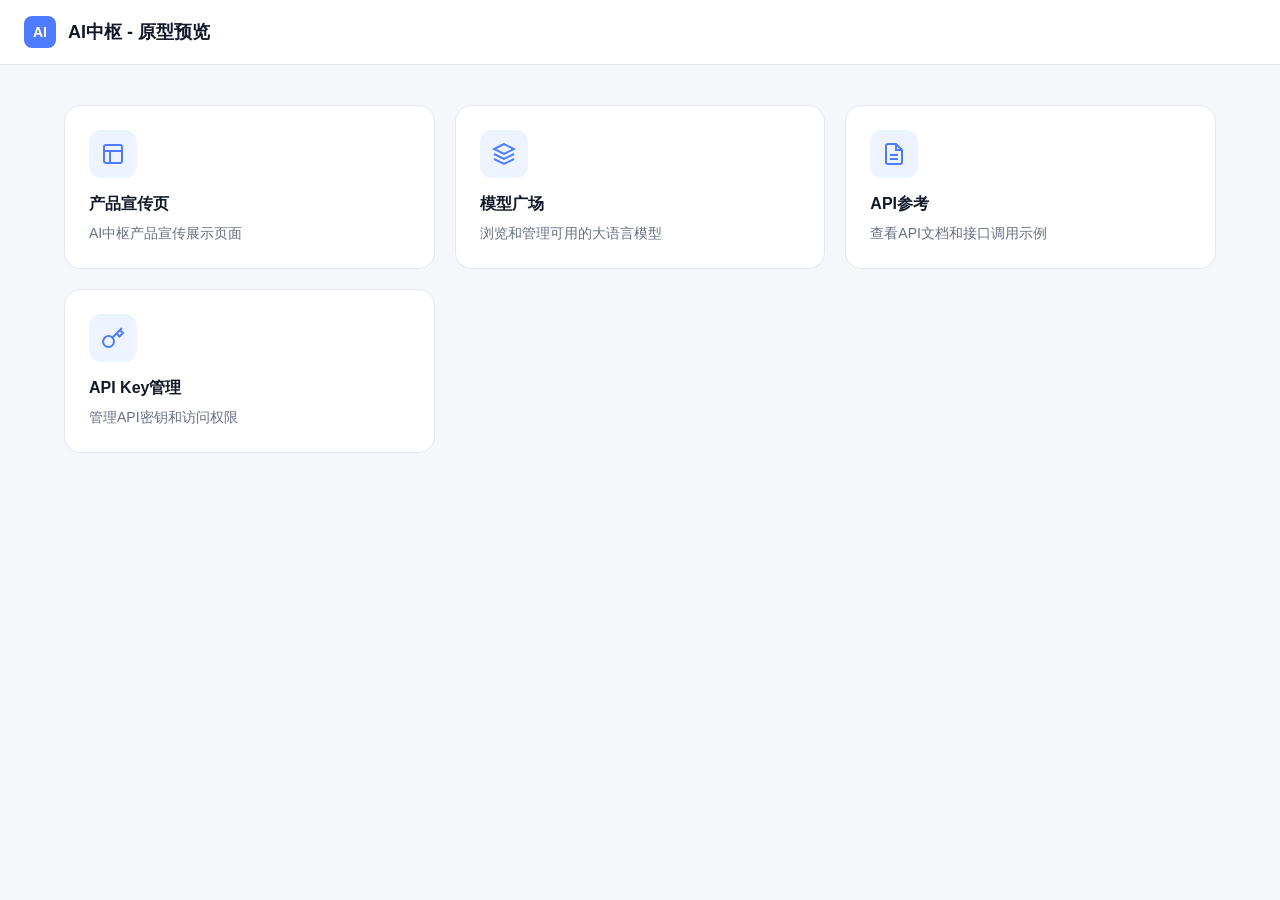
<file: resources/reload.html>
﻿<html>
	<head>
		<title></title>
	</head>
	<body>
	
	<script language="javascript">
	function getUrl() {
      var query = window.location.search.substring(1);
      var vars = query.split("&&&");
      for (var i=0;i<vars.length;i++) {
        var url = vars[i];
        return decodeURI(url).replace("html%23","html#");
      } 
    }

    var rel = '../';
    var url = getUrl();
    if (url.indexOf(":") > 0 && url.indexOf(":") < 10) rel = '';
	self.location.href = rel + url;
	</script>
	
	</body>
</html>
</file>
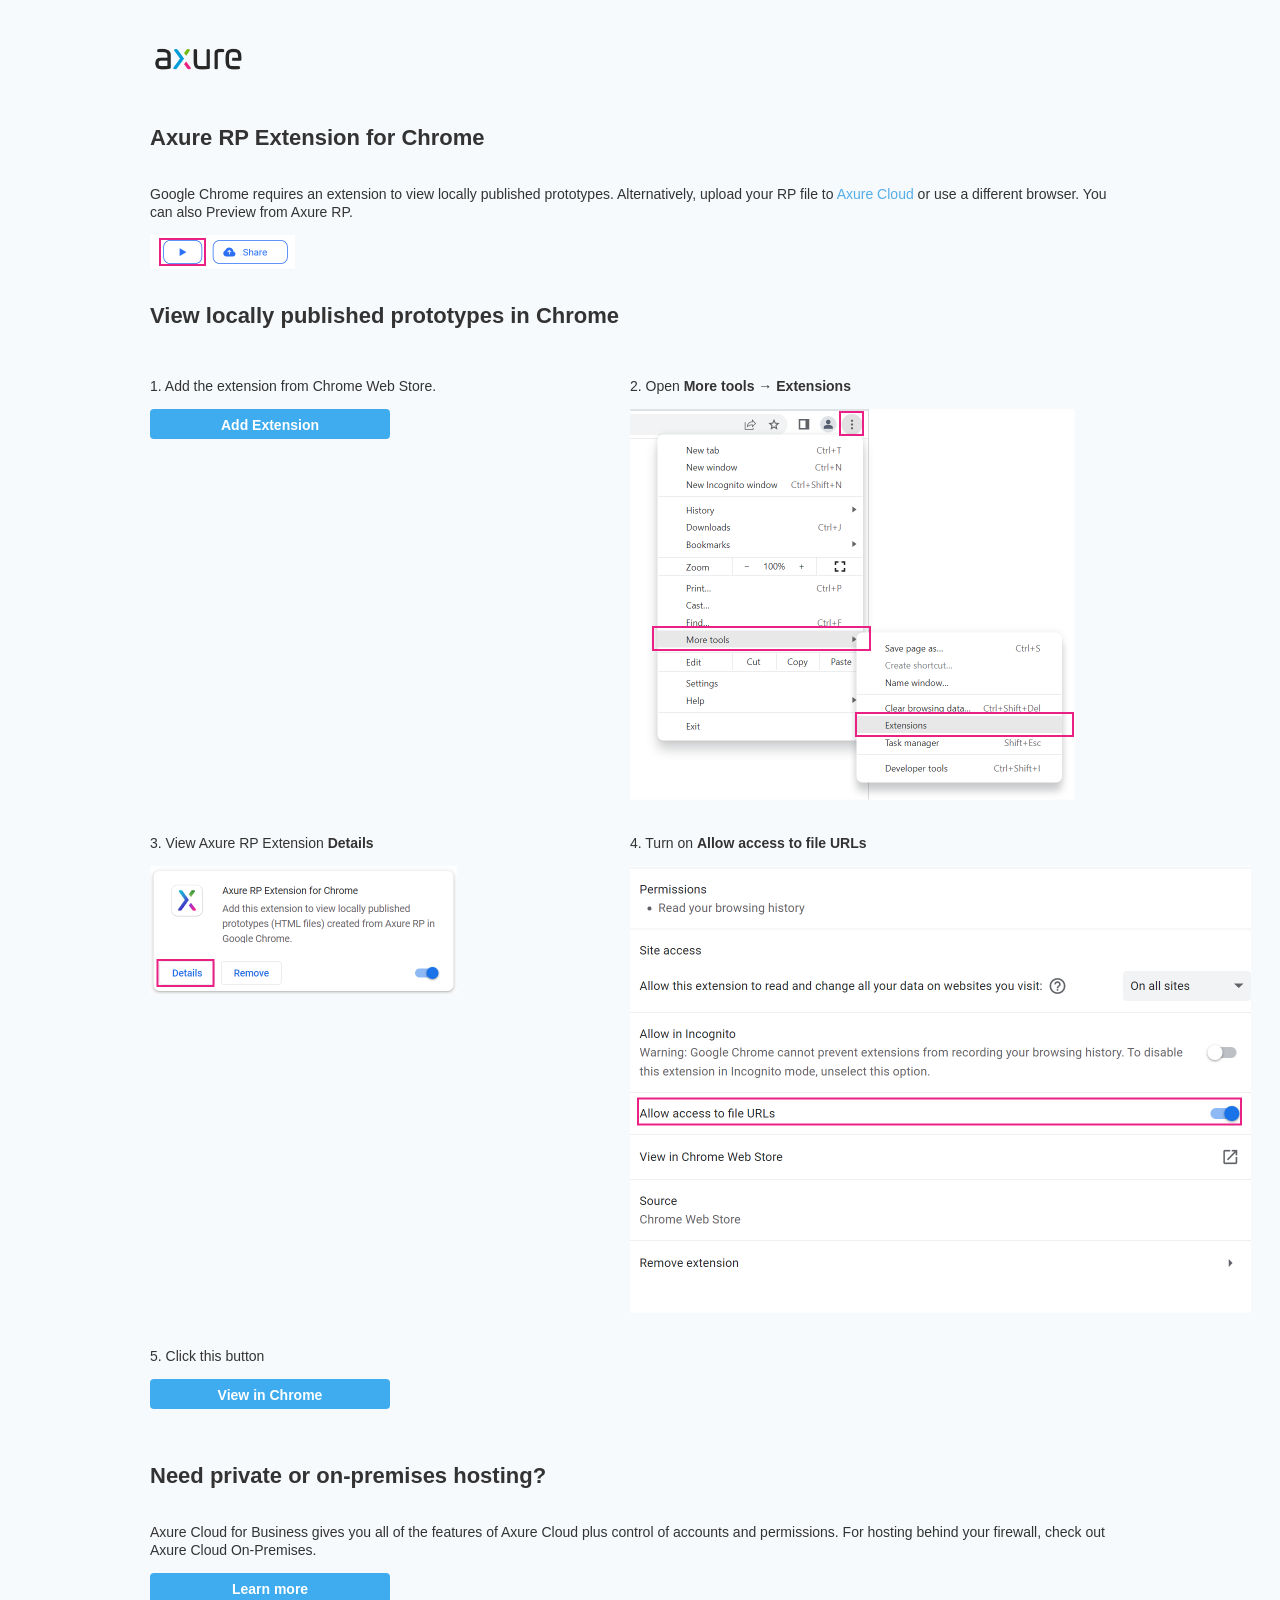
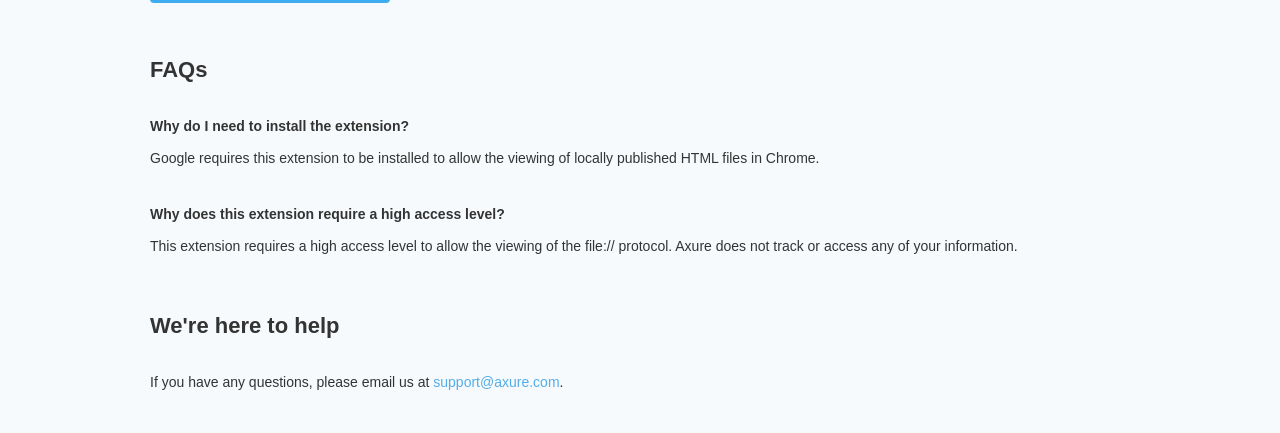
<file: resources/chrome/chrome.html>
﻿<html>
    <head>
        <title>Install the Axure RP Chrome Extension</title>
        <style type="text/css">
            * {
                font-family: "Source Sans Pro", sans-serif;
            }
            body {
                text-align: center;
                background-color: #f7fafc;
                color: #37465e;
            }
            p {
                font-size: 14px;
                line-height: 18px;
                color: #333333;
            }
            div.container {
                width: 980px;
                margin-left: auto;
                margin-right: auto;
                text-align: left;
            }
            a {
                text-decoration: none;
                color: #ffffff;
            }
            .button {
                display: block;
                width: 240px;
                height: 30px;
                padding: 2px 8px 2px 8px;
                border-radius: 4px;
                background-color: #3eacef;
                box-sizing: border-box;
                font-family: "Source Sans Pro SemiBold", "Source Sans Pro", sans-serif;
                font-weight: 600;
                color: #ffffff;
                text-align: center;
                font-size: 14px;
                line-height: 28px;
            }
            a:hover.button {
                background-color: #1482c5;
            }
            div.left {
                width: 400px;
                float: left;
                margin-right: 80px;
            }
            div.right {
                width: 400px;
                float: left;
            }
            div.buttonContainer {
                text-align: center;
            }
            .header {
                font-size: 22px;
                color: #333333;
                line-height: 50px;
                font-weight: bold;
            }
        </style>
    </head>
    <body>
        <div class="container">
            <br />
            <br />
            <img src="axure_logo.png" alt="axure" style="width: 100px" />
            <br />
            <br />
            <p class="header">
                Axure RP Extension for Chrome
            </p>
            <p>
                Google Chrome requires an extension to view locally published prototypes. Alternatively, upload your RP file to <a href="https://www.axure.cloud" style="color: #53ADE9">Axure Cloud</a> or use a different browser. You can also Preview from Axure RP.
</p>
            <img src="preview-rp.png" alt="preview" />
            <p class="header">
                View locally published prototypes in Chrome
            </p>
            <div class="left">
                <p>
                    1. Add the extension from Chrome Web Store.
                </p>
                <div class="buttonContainer">
                    <a class="button" href="https://chrome.google.com/webstore/detail/dogkpdfcklifaemcdfbildhcofnopogp"
                       target="_blank">Add Extension</a>
                </div>
            </div>
            <div class="right">
                <p>
                    2. Open <b>More tools → Extensions</b>
                </p>
                <img src="extensions.png" alt="extensions" />
            </div>
            <div style="clear: both; height: 20px;">&nbsp;</div>
            <div class="left">
                <p>
                    3. View Axure RP Extension <b>Details</b>
                </p>
                <img src="details.png" alt="extension details" />
            </div>
            <div class="right">
                <p>
                    4. Turn on <b>Allow access to file URLs</b>
                </p>
                <img src="allow-access.png" alt="allow access" />
            </div>
            <div style="clear: both; height: 20px;">&nbsp;</div>
            <div class="left">
                <p>
                    5. Click this button
                </p>
                <div class="buttonContainer">
                    <a class="button" href="../../start.html">View in Chrome</a>
                </div>
            </div>
            <div style="clear: both; height: 20px;">
            </div>
            <p class="header">
                Need private or on-premises hosting?
            </p>
            <p>
                Axure Cloud for Business gives you all of the features of Axure Cloud plus control of accounts and permissions. For hosting behind your firewall, check out Axure Cloud On-Premises.
            </p>
            <div class="buttonContainer">
                <a class="button" href="https://www.axure.com/axure-cloud#hosted">Learn more</a>
            </div>
            <div style="clear: both; height: 20px;"></div>
            <p class="header">
                FAQs
            </p>
            <p><b>Why do I need to install the extension?</b></p>
            <p>
                Google requires this extension to be installed to allow the viewing of locally published HTML files in Chrome.
            </p>
            <div style="clear: both; height: 10px;"></div>
            <p>
                <b>Why does this extension require a high access level?</b>
            </p>
            <p>
                This extension requires a high access level to allow the viewing of the file:// protocol. Axure does not track or access any of your information.
            </p>
            <div style="clear: both; height: 10px;"></div>
            <p class="header">
                We're here to help
            </p>
            <p>
                If you have any questions, please email us at <a href="mailto:support@axure.com" style="color: #53ADE9">support@axure.com</a>.
            </p>
            <div style="clear: both; height: 20px;"></div>
        </div>
    </body>
</html>
</file>
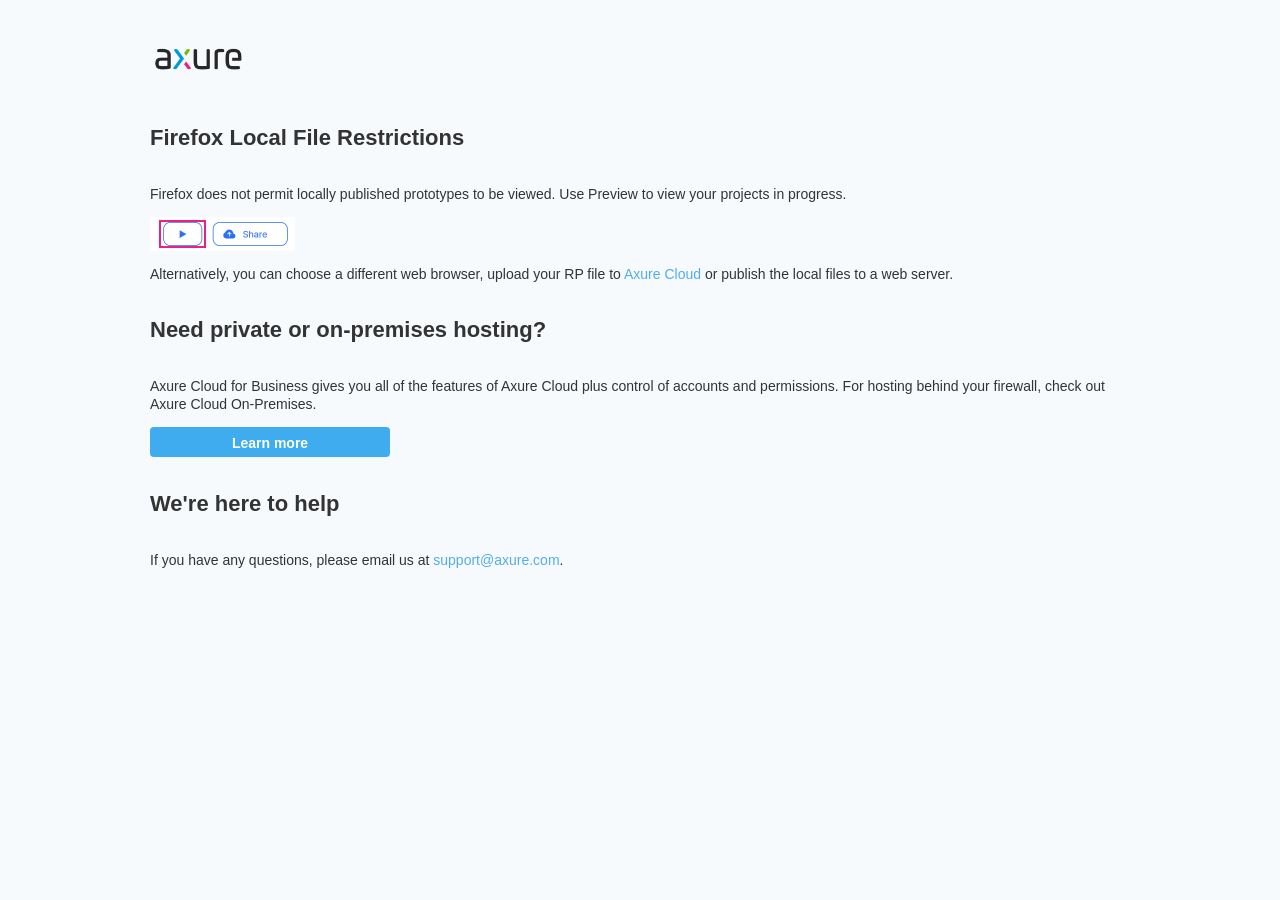
<file: resources/chrome/firefox.html>
<html>
<head>
    <title>Axure RP - Firefox Local File Restrictions</title>
        <style type="text/css">
            * {
                font-family: "Source Sans Pro", sans-serif;
            }

            body {
                text-align: center;
                background-color: #f7fafc;
                color: #37465e;
            }

            p {
                font-size: 14px;
                line-height: 18px;
                color: #333333;
            }

            div.container {
                width: 980px;
                margin-left: auto;
                margin-right: auto;
                text-align: left;
            }

            a {
                text-decoration: none;
                color: #ffffff;
            }

            .button {
                display: block;
                width: 240px;
                height: 30px;
                padding: 2px 8px 2px 8px;
                border-radius: 4px;
                background-color: #3eacef;
                box-sizing: border-box;
                font-family: "Source Sans Pro SemiBold", "Source Sans Pro", sans-serif;
                font-weight: 600;
                color: #ffffff;
                text-align: center;
                font-size: 14px;
                line-height: 28px;
            }

            a:hover.button {
                background-color: #1482c5;
            }

            div.buttonContainer {
                text-align: center;
            }

            .header {
                font-size: 22px;
                color: #333333;
                line-height: 50px;
                font-weight: bold;
            }
        </style>
    </head>
    <body>
        <div class="container">
            <br />
            <br />
            <img src="axure_logo.png" alt="axure" style="width: 100px" />
            <br />
            <br />
            <p class="header">
                Firefox Local File Restrictions
            </p>
            <p>
                Firefox does not permit locally published prototypes to be viewed. Use Preview to view your projects in progress.
            </p>
            <img src="preview-rp.png" alt="preview" />
            <p>
                Alternatively,  you can choose a different web browser, upload your RP file to <a href="https://app.axure.cloud" style="color: #53ADE9">Axure Cloud</a> or publish the local files to a web server.
            </p>
            <p class="header">
                Need private or on-premises hosting?
            </p>
            <p>
                Axure Cloud for Business gives you all of the features of Axure Cloud plus control of accounts and permissions. For hosting behind your firewall, check out Axure Cloud On-Premises.
            </p>
            <div class="buttonContainer">
                <a class="button" href="https://www.axure.com/axure-cloud#hosted">Learn more</a>
            </div>
            <p class="header">
                We're here to help
            </p>
            <p>
                If you have any questions, please email us at <a href="mailto:support@axure.com" style="color: #53ADE9 ">support@axure.com</a>.
            </p>
            <div style="clear: both; height: 20px;"></div>
        </div>
    </body>
</html>
</file>
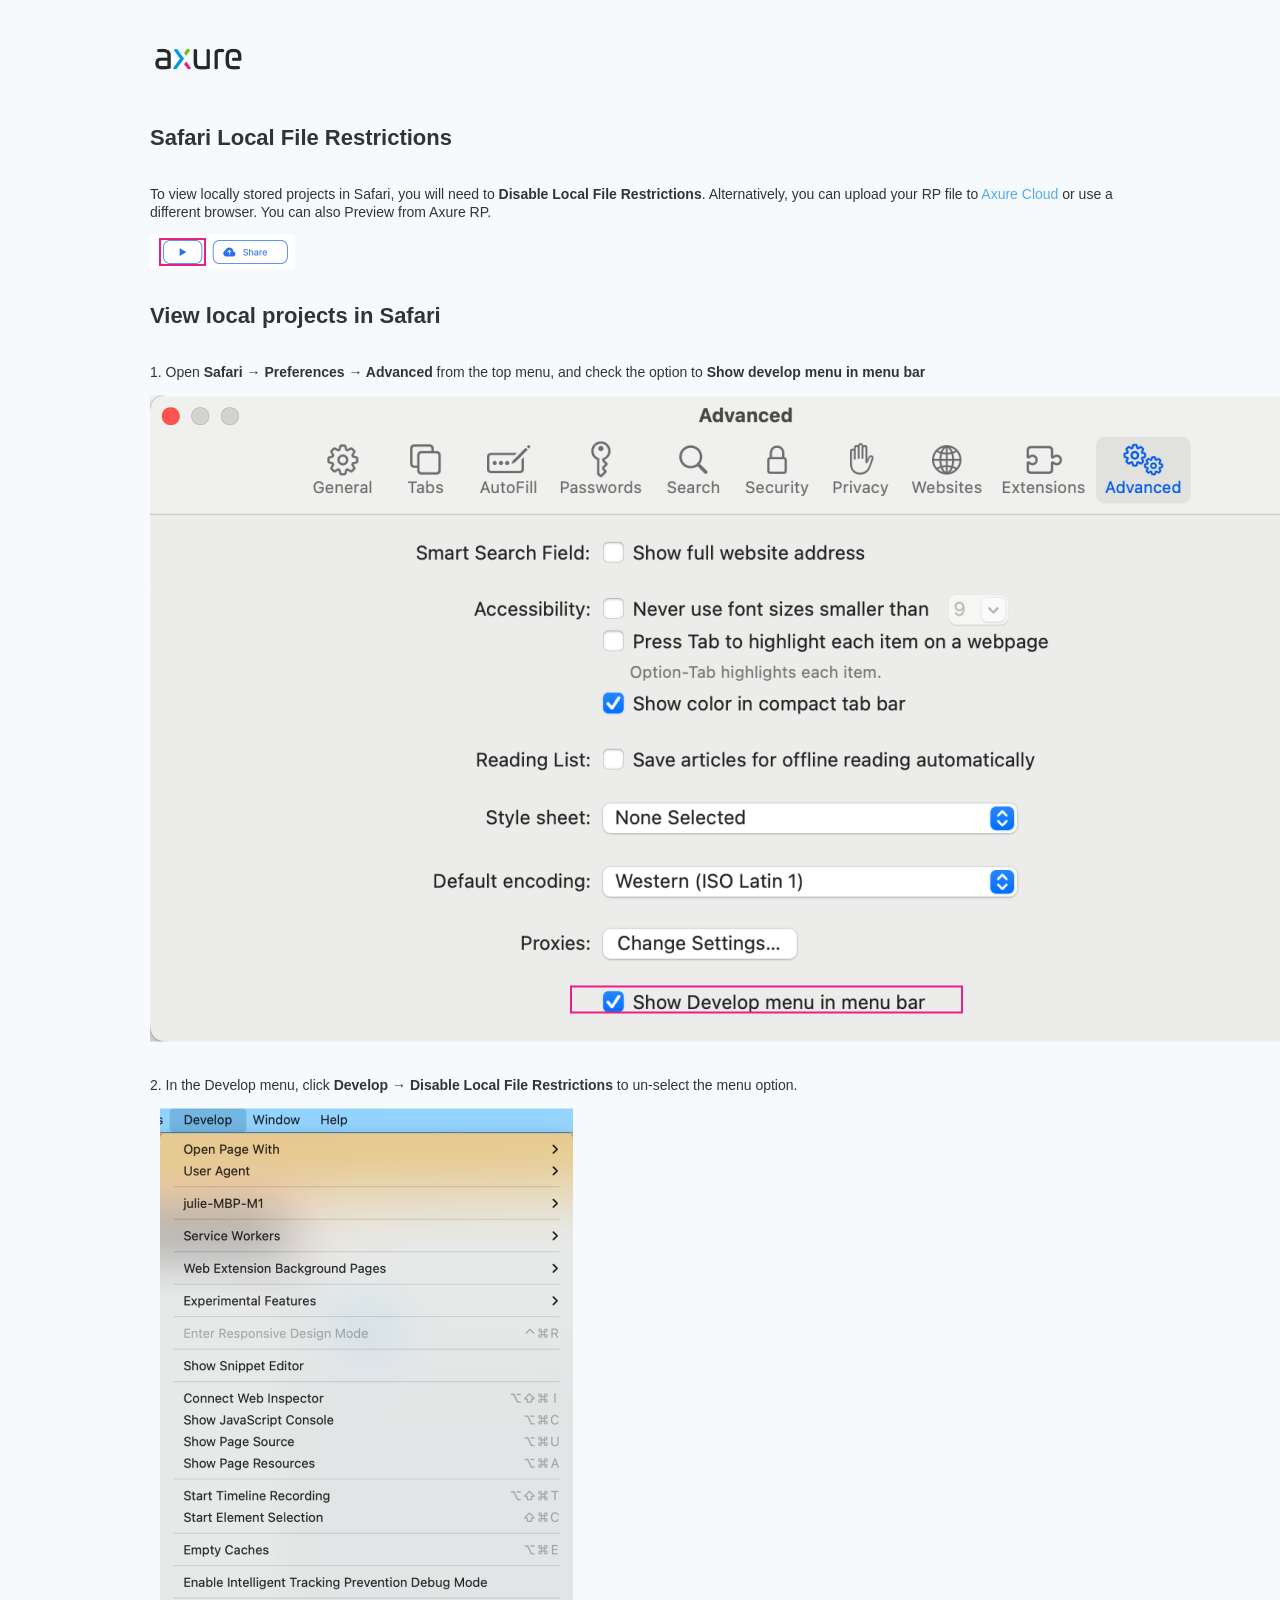
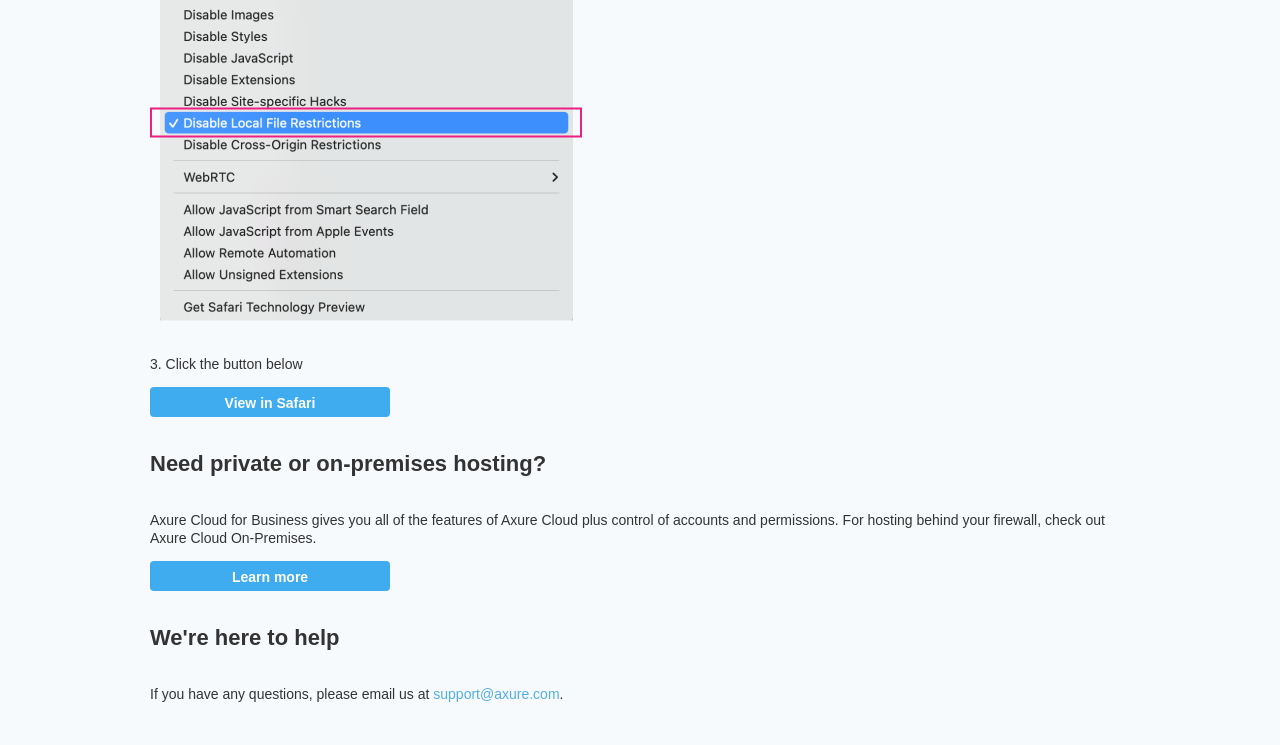
<file: resources/chrome/safari.html>
﻿<html>
    <head>
        <title>Axure RP - Safari Local File Restrictions</title>
        <style type="text/css">
            * {
                font-family: "Source Sans Pro", sans-serif;
            }

            body {
                text-align: center;
                background-color: #f7fafc;
                color: #37465e;
            }

            p {
                font-size: 14px;
                line-height: 18px;
                color: #333333;
            }

            div.container {
                width: 980px;
                margin-left: auto;
                margin-right: auto;
                text-align: left;
            }

            a {
                text-decoration: none;
                color: #ffffff;
            }

            .button {
                display: block;
                width: 240px;
                height: 30px;
                padding: 2px 8px 2px 8px;
                border-radius: 4px;
                background-color: #3eacef;
                box-sizing: border-box;
                font-family: "Source Sans Pro SemiBold", "Source Sans Pro", sans-serif;
                font-weight: 600;
                color: #ffffff;
                text-align: center;
                font-size: 14px;
                line-height: 28px;
            }

            a:hover.button {
                background-color: #1482c5;
            }

            div.buttonContainer {
                text-align: center;
            }

            .header {
                font-size: 22px;
                color: #333333;
                line-height: 50px;
                font-weight: bold;
            }
        </style>
    </head>
    <body>
        <div class="container">
            <br />
            <br />
            <img src="axure_logo.png" alt="axure" style="width: 100px" />
            <br />
            <br />
            <p class="header">
                Safari Local File Restrictions
            </p>
            <p>
                To view locally stored projects in Safari, you will need to <b>Disable Local File Restrictions</b>. Alternatively,
                you can upload your RP file to <a href="https://www.axure.cloud" style="color: #53ADE9">Axure Cloud</a> or use a different browser. You can also Preview from Axure RP.
            </p>
            <img src="preview-rp.png" alt="preview" />
            <p class="header">
                View local projects in Safari
            </p>
            <div>
                <p>
                    1. Open <b>Safari → Preferences → Advanced</b> from the top menu, and check the option to <b>Show develop menu in menu bar</b>
                </p>
                <img src="safari_advanced.png" alt="advanced" />
            </div>
            <div style="clear: both; height: 20px;">&nbsp;</div>
            <div class="">
                <p>
                    2. In the Develop menu, click <b>Develop → Disable Local File Restrictions</b> to un-select the menu option.
                </p>
                <img src="safari_restrictions.png" alt="extensions" />
            </div>
            <div style="clear: both; height: 20px;">&nbsp;</div>
            <p>
                3. Click the button below
            </p>
            <div class="buttonContainer">
                <a class="button" href="../../start.html">View in Safari</a>
            </div>
            <p class="header">
                Need private or on-premises hosting?
            </p>
            <p>
                Axure Cloud for Business gives you all of the features of Axure Cloud plus control of accounts and permissions. For hosting behind your firewall, check out Axure Cloud On-Premises.
            </p>
            <div class="buttonContainer">
                <a class="button" href="https://www.axure.com/axure-cloud#hosted">Learn more</a>
            </div>
            <p class="header">
                We're here to help
            </p>
            <p>
                If you have any questions, please email us at <a href="mailto:support@axure.com" style="color: #53ADE9 ">support@axure.com</a>.
            </p>
            <div style="clear: both; height: 20px;"></div>
        </div>
    </body>
</html>
</file>
<file: resources/css/axure_rp_page.css>
﻿/* so the window resize fires within a frame in IE7 */
html, body {
    height: 100%;
}

#zoomOverlay {
    position: fixed;
    top: 0;
    left: 0;
    width: 100%;
    height: 100%;
}

#dragOverlay {
    position: fixed;
    top: 0;
    left: 0;
    width: 100%;
    height: 100%;
    cursor: grab;
}

#dragOverlay.dragging__start {
    cursor: grabbing;
}

html.hideScroll::-webkit-scrollbar {
    display: none;
}

html.hideScroll {
    -ms-overflow-style: none;
    scrollbar-width: none;
}

.mobileFrameCursor div * {
    cursor: inherit !important;
}

a {
    color: inherit;
}

p {
    margin: 0px;
    text-rendering: optimizeLegibility;
    font-feature-settings: "kern" 1;
    -webkit-font-feature-settings: "kern";
    -moz-font-feature-settings: "kern";
    -moz-font-feature-settings: "kern=1";
    font-kerning: normal;
}

ul {
    margin:0px;
}

iframe {
    background: #FFFFFF;
}

/* to match IE with C, FF */
input {
    padding: 1px 0px 1px 0px;
    box-sizing: border-box;
    -moz-box-sizing: border-box;
}

input[type=text]::-ms-clear {
    width: 0;
    height: 0;
    display: none;
}

textarea {
    margin: 0px;
    box-sizing: border-box;
    -moz-box-sizing: border-box;
}

select option {
    color: initial;
}

.focused:focus, .selectedFocused:focus {
    outline: none;
}

div.intcases {
    font-family: 'Inter';
    font-size: 12px;
    text-align: left;
    border: 1px solid #e2e8f0;
    background: #FFF;
    z-index: 9999;
    visibility: hidden;
    position: absolute;
    padding: 0px;
    border-radius: 4px;
    white-space: pre-wrap;
    overflow-wrap: break-word;
    max-width: 250px;
    box-shadow: 0 4px 6px -1px rgb(0 0 0 / 0.1), 0 2px 4px -2px rgb(0 0 0 / 0.1);
}

div.intcaselink {
    cursor: pointer;
    padding: 3px 8px 3px 8px;
    margin: 5px;
    background: #FFF;
    border: 1px solid #CBD5E1;
    border-radius: 4px;
    color: #1E293B;
}

div.intcaselink:hover {
    background : #e5e7eb66;
}

div.refpageimage {
    position: absolute;
    left: 0px;
    top: 0px;
    font-size: 0px;
    width: 16px;
    height: 16px;
    cursor: pointer;
    background-image: url(images/newwindow.gif);
    background-repeat: no-repeat;
}

div.annnoteimage {
    position: absolute;
    left: 0px;
    top: 0px;
    font-size: 0px;
    /*width: 16px;
    height: 12px;*/
    cursor: help;
    /*background-image: url(images/note.gif);*/
    /*background-repeat: no-repeat;*/
    width: 13px;
    height: 12px;
    padding-top: 1px;
    text-align: center;
    background-color: #138CDD;
    -moz-box-shadow: 1px 1px 3px #aaa;
    -webkit-box-shadow: 1px 1px 3px #aaa;
    box-shadow: 1px 1px 3px #aaa;
}

div.annnoteline {
    display: inline-block;
    width: 9px;
    height: 1px;
    border-bottom: 1px solid white;
    margin-top: 1px;
}

div.annnotelabel {
    /*position: absolute;
    left: 0px;
    top: 0px;*/
    font-family: Helvetica,Arial;
    white-space: nowrap;
    
    padding-top: 1px;
    background-color: #fff849;
    font-size: 10px;
    font-weight: bold;
    line-height: 14px;
    margin-right: 3px;
    padding: 0px 4px;
    color: #000;

    -moz-box-shadow: 1px 1px 3px #aaa;
    -webkit-box-shadow: 1px 1px 3px #aaa;
    box-shadow: 1px 1px 3px #aaa;
}

div.annnote {
    display: flex;
    position: absolute;
    cursor: help;
    line-height: 14px;
}

.annotation {
    font-size: 12px;
    padding-left: 2px;
    margin-bottom: 5px;
}

.annotationName {
    /*font-size: 13px;
    font-weight: bold;
    margin-bottom: 3px;
    white-space: nowrap;*/

    font-family: 'Trebuchet MS';
    font-size: 14px;
    font-weight: bold;
    margin-bottom: 5px;
    white-space: nowrap;
}

.annotationValue {
    font-family: Arial, Helvetica, Sans-Serif;
    font-size: 12px;
    color: #4a4a4a;
    line-height: 21px;
    margin-bottom: 20px;
}

.noteLink {
    text-decoration: inherit;
    color: inherit;
}

.noteLink:hover {
    background-color: white;
}

/* this is a fix for the issue where dialogs jump around and takes the text-align from the body */
.dialogFix {
    position:absolute;
    text-align:left;
    border: 1px solid #8f949a;
}


@keyframes pulsate {
  from {
    box-shadow: 0 0 10px #15d6ba;
  }
  to {
    box-shadow: 0 0 20px #15d6ba;
  }
}

@-webkit-keyframes pulsate {
  from {
    -webkit-box-shadow: 0 0 10px #15d6ba;
    box-shadow: 0 0 10px #15d6ba;
  }
  to {
    -webkit-box-shadow: 0 0 20px #15d6ba;
    box-shadow: 0 0 20px #15d6ba;
  }
}
 
@-moz-keyframes pulsate {
  from {
    -moz-box-shadow: 0 0 10px #15d6ba;
    box-shadow: 0 0 10px #15d6ba;
  }
  to {
    -moz-box-shadow: 0 0 20px #15d6ba;
    box-shadow: 0 0 20px #15d6ba;
  }
}

.legacyPulsateBorder {
    /*border: 5px solid #15d6ba;
    margin: -5px;*/
    -moz-box-shadow: 0 0 10px 3px #75BB43;
    box-shadow: 0 0 10px 3px #75BB43;
}

.pulsateBorder {
  animation-name: pulsate;
  animation-timing-function: ease-in-out;
  animation-duration: 0.9s;
  animation-iteration-count: infinite;
  animation-direction: alternate;
  
  -webkit-animation-name: pulsate;
  -webkit-animation-timing-function: ease-in-out;
  -webkit-animation-duration: 0.9s;
  -webkit-animation-iteration-count: infinite;
  -webkit-animation-direction: alternate;

  -moz-animation-name: pulsate;
  -moz-animation-timing-function: ease-in-out;
  -moz-animation-duration: 0.9s;
  -moz-animation-iteration-count: infinite;
  -moz-animation-direction: alternate;
}

.ax_default_hidden, .ax_default_unplaced{
    display: none;
    visibility: hidden;
}

.widgetNoteSelected {
    -moz-box-shadow: 0 0 10px 3px #1482C5;
    box-shadow: 0 0 10px 3px #1482C5;
    /*-moz-box-shadow: 0 0 20px #3915d6;
    box-shadow: 0 0 20px #3915d6;*/
    /*border: 3px solid #3915d6;*/
    /*margin: -3px;*/
}


.singleImg {
    display: none;
    visibility: hidden;
}

.nopointer {
    pointer-events: none;
}

.nopointer > *:not(.nopointer) {
    pointer-events: auto;
}

.bgImg {
    background-repeat: no-repeat;
    background-size: 100% 100%;
}

.transition * {
    transition: inherit;
}

.notrs, .notrs * {
    transition: none !important;
}

.nocrntl {
    border-top-left-radius : 0px !important;
}

.nocrntr {
    border-top-right-radius : 0px !important;
}

.nocrnbr {
    border-bottom-right-radius : 0px !important;
}

.nocrnbl {
    border-bottom-left-radius : 0px !important;
}

object.img {
    pointer-events: none;
    user-select: none;
}

.selected .btn_check {
    display:inherit;
}

.btn_check {
    display: none;
}

#ios-safari {
    overflow: auto;
    -webkit-overflow-scrolling: touch;
}

#ios-safari-html {
    display: block;
    overflow: auto;
    -webkit-overflow-scrolling: touch;
    position: absolute;
    top: 0;
    left: 0;
    right: 0;
    bottom: 0;
}

#ios-safari-fixed {
    position: absolute;
    pointer-events: none;
    width: initial;
}

#ios-safari-fixed div {
    pointer-events: auto;
}
</file>
<file: data/styles.css>
﻿.ax_default {
  font-family:"PingFangSC-Regular", "苹方-简", sans-serif;
  font-weight:400;
  font-style:normal;
  font-size:14px;
  letter-spacing:normal;
  color:#333333;
  vertical-align:none;
  text-align:center;
  line-height:normal;
  text-transform:none;
}
.box_2 {
}
._形状 {
}
._图片 {
  font-family:"PingFangSC-Regular", "苹方-简", sans-serif;
  font-weight:400;
  font-style:normal;
  font-size:14px;
}
.placeholder {
}
.button {
  font-family:"PingFangSC-Regular", "苹方-简", sans-serif;
  font-weight:400;
  font-style:normal;
  font-size:14px;
}
.primary_button {
  font-family:"PingFangSC-Regular", "苹方-简", sans-serif;
  font-weight:400;
  font-style:normal;
  color:#FFFFFF;
}
._一级标题 {
  font-family:"PingFangSC-Regular", "苹方-简", sans-serif;
  font-weight:bold;
  font-style:normal;
  font-size:32px;
  text-align:left;
}
._二级标题 {
  font-family:"PingFangSC-Regular", "苹方-简", sans-serif;
  font-weight:bold;
  font-style:normal;
  font-size:24px;
  text-align:left;
}
._三级标题 {
  font-family:"PingFangSC-Regular", "苹方-简", sans-serif;
  font-weight:bold;
  font-style:normal;
  font-size:18px;
  text-align:left;
}
._四级标题 {
  font-family:"PingFangSC-Regular", "苹方-简", sans-serif;
  font-weight:bold;
  font-style:normal;
  font-size:14px;
  text-align:left;
}
._五级标题 {
  font-family:"PingFangSC-Regular", "苹方-简", sans-serif;
  font-weight:bold;
  font-style:normal;
  text-align:left;
}
._六级标题 {
  font-family:"PingFangSC-Regular", "苹方-简", sans-serif;
  font-weight:bold;
  font-style:normal;
  font-size:10px;
  text-align:left;
}
._段落 {
  font-family:"PingFangSC-Regular", "苹方-简", sans-serif;
  font-weight:400;
  font-style:normal;
  font-size:14px;
  text-align:left;
}
.line {
  font-family:"PingFangSC-Regular", "苹方-简", sans-serif;
  font-weight:400;
  font-style:normal;
  font-size:14px;
}
.droplist {
  font-family:"PingFangSC-Regular", "苹方-简", sans-serif;
  font-weight:400;
  font-style:normal;
  color:#000000;
  text-align:left;
}
.checkbox {
  font-family:"PingFangSC-Regular", "苹方-简", sans-serif;
  font-weight:400;
  font-style:normal;
  font-size:14px;
  text-align:left;
}
.radio_button {
  font-family:"PingFangSC-Regular", "苹方-简", sans-serif;
  font-weight:400;
  font-style:normal;
  font-size:14px;
  text-align:left;
}
.tree_node {
  text-align:left;
}
.table_cell {
  font-family:"PingFangSC-Regular", "苹方-简", sans-serif;
  font-weight:400;
  font-style:normal;
}
._线段 {
}
.menu_item {
}
._连线 {
  font-family:"PingFangSC-Regular", "苹方-简", sans-serif;
  font-weight:400;
  font-style:normal;
}
.paragraph {
  text-align:left;
}
.form_hint {
  font-family:"PingFangSC-Regular", "苹方-简", sans-serif;
  font-weight:400;
  font-style:normal;
  color:#999999;
}
.primary_button1 {
  font-family:"PingFangSC-Regular", "苹方-简", sans-serif;
  font-weight:400;
  font-style:normal;
  color:#FFFFFF;
}
.form_disabled {
  font-family:"PingFangSC-Regular", "苹方-简", sans-serif;
  font-weight:400;
  font-style:normal;
}
.flow_shape {
  font-family:"PingFangSC-Regular", "苹方-简", sans-serif;
  font-weight:400;
  font-style:normal;
}
._形状1 {
  font-family:"PingFangSC-Regular", "苹方-简", sans-serif;
  font-weight:normal;
  font-style:normal;
  font-size:13px;
  color:#FFFFFF;
  text-align:center;
  line-height:normal;
}
._文本段落 {
  font-family:"PingFangSC-Regular", "苹方-简", sans-serif;
  font-weight:400;
  font-style:normal;
  text-align:left;
}
._图片_ {
  font-family:"PingFangSC-Regular", "苹方-简", sans-serif;
  font-weight:400;
  font-style:normal;
}
.paragraph1 {
  font-family:"PingFangSC-Regular", "苹方-简", sans-serif;
  font-weight:400;
  font-style:normal;
  text-align:left;
}
.heading_1 {
  font-family:"苹方-简 中粗体", "苹方-简 常规体", "苹方-简", sans-serif;
  font-weight:600;
  font-style:normal;
  font-size:32px;
  text-align:left;
}
.shape {
  font-family:"PingFangSC-Regular", "苹方-简", sans-serif;
  font-weight:400;
  font-style:normal;
  font-size:14px;
}
.image {
  font-family:"PingFangSC-Regular", "苹方-简", sans-serif;
  font-weight:400;
  font-style:normal;
  font-size:14px;
  color:#000000;
}
.box_1 {
  font-family:"PingFangSC-Regular", "苹方-简", sans-serif;
  font-weight:400;
  font-style:normal;
  font-size:14px;
}
.label {
  font-size:14px;
  text-align:left;
}
._形状2 {
  font-family:"PingFangSC-Semibold", "苹方-简 Semibold", "苹方-简", sans-serif;
  font-weight:650;
  font-style:normal;
  color:#FF0066;
}
.heading_2 {
  font-family:"PingFangSC-Regular", "苹方-简", sans-serif;
  font-weight:bold;
  font-style:normal;
  font-size:24px;
  text-align:left;
}
.heading_3 {
  font-family:"PingFangSC-Regular", "苹方-简", sans-serif;
  font-weight:bold;
  font-style:normal;
  font-size:18px;
  text-align:left;
}
.box_3 {
}
.button1 {
}
.line1 {
}
.box_11 {
}
.iconfont {
  font-family:"iconfont", sans-serif;
  font-weight:400;
  font-style:normal;
  font-size:18px;
  color:#666666;
}
.paragraph2 {
  text-align:left;
}
.heading_21 {
  font-family:"PingFangSC-Semibold", "苹方-简 Semibold", "苹方-简", sans-serif;
  font-weight:650;
  font-style:normal;
  font-size:24px;
  text-align:left;
}
.primary_button2 {
  color:#FFFFFF;
}
._默认样式 {
  font-family:"PingFangSC-Regular", "苹方-简", sans-serif;
  font-weight:400;
  font-style:normal;
}
._文本链接 {
  color:#409EFF;
}
._链接悬停 {
  color:#66B1FF;
}
._链接按下 {
}
.text_field {
  font-family:"PingFangSC-Regular", "苹方-简", sans-serif;
  font-weight:400;
  font-style:normal;
  font-size:14px;
  color:#000000;
  text-align:left;
}
.text_area {
  color:#000000;
  text-align:left;
}
._形状3 {
  font-family:"PingFangSC-Regular", "苹方-简", sans-serif;
  font-weight:normal;
  font-style:normal;
  font-size:10px;
  color:#000000;
}
.image1 {
}
.icon {
}
._段落1 {
  text-align:left;
}
._形状4 {
}
._图片1 {
  color:#000000;
}
.sticky_1 {
  text-align:left;
}
.ellipse {
}
.line2 {
}
.radio_button1 {
  text-align:left;
}
._文本段落1 {
  text-align:left;
}
.heading_11 {
  font-family:"PingFangSC-Semibold", "苹方-简 Semibold", "苹方-简", sans-serif;
  font-weight:650;
  font-style:normal;
  font-size:32px;
  text-align:left;
}
.image2 {
  color:#000000;
}
.shape1 {
}
textarea, select, input, button, div, svg { outline: none; }
</file>
<file: files/页面_1/styles.css>
body {
  margin:0px;
  background-image:none;
  position:relative;
  left:-0px;
  width:1475px;
  margin-left:auto;
  margin-right:auto;
  text-align:left;
}
.form_sketch {
  border-color:transparent;
  background-color:transparent;
}
#base {
  position:absolute;
  z-index:0;
}
#u0 {
  border-width:0px;
  position:absolute;
  left:0px;
  top:0px;
  width:0px;
  height:0px;
}
#u1_div {
  border-width:0px;
  position:absolute;
  left:0px;
  top:0px;
  width:1475px;
  height:2250px;
  background:inherit;
  background-color:rgba(255, 255, 255, 1);
  border-radius:0px;
  filter:drop-shadow(none);
  transition:none;
}
#u1 {
  border-width:0px;
  position:absolute;
  left:0px;
  top:0px;
  width:1475px;
  height:2250px;
  display:flex;
  transition:none;
  transform-origin:50% 50%;
}
#u1 .text {
  position:absolute;
  align-self:center;
  padding:0px 0px 0px 0px;
  box-sizing:border-box;
  width:100%;
}
#u1_text {
  border-width:0px;
  word-wrap:break-word;
  text-transform:none;
  visibility:hidden;
}
#u2_div {
  border-width:0px;
  position:absolute;
  left:0px;
  top:0px;
  width:1475px;
  height:58px;
  background:inherit;
  background-color:rgba(255, 255, 255, 0);
  background-image:url('../../images/页面_1/u2_div.png');
  background-repeat:no-repeat;
  background-size:1475px 58px;
  background-position: 0.0px 0.0px;
  border-radius:0px;
  filter:drop-shadow(none);
  transition:none;
}
#u2 {
  border-width:0px;
  position:absolute;
  left:0px;
  top:0px;
  width:1475px;
  height:58px;
  display:flex;
  transition:none;
  transform-origin:50% 50%;
}
#u2 .text {
  position:absolute;
  align-self:center;
  padding:0px 0px 0px 0px;
  box-sizing:border-box;
  width:100%;
}
#u2_text {
  border-width:0px;
  word-wrap:break-word;
  text-transform:none;
  visibility:hidden;
}
#u3 {
  border-width:0px;
  position:absolute;
  left:0px;
  top:58px;
  width:1475px;
  height:2187px;
}
#u3_state0 {
  border-width:0px;
  position:absolute;
  left:0px;
  top:0px;
  width:1475px;
  height:2187px;
  -ms-overflow-x:hidden;
  overflow-x:hidden;
  -ms-overflow-y:hidden;
  overflow-y:hidden;
  background-image:none;
  border-radius:0px;
  -moz-box-shadow:none;
  -webkit-box-shadow:none;
  box-shadow:none;
}
#u3_state0_content {
  border-width:0px;
  position:absolute;
  left:0px;
  top:0px;
  width:1px;
  height:1px;
}
#u4 {
  border-width:0px;
  position:absolute;
  left:0px;
  top:0px;
  width:1475px;
  height:425px;
}
#u4_state0 {
  border-width:0px;
  position:absolute;
  left:0px;
  top:0px;
  width:1475px;
  height:425px;
  -ms-overflow-x:hidden;
  overflow-x:hidden;
  -ms-overflow-y:hidden;
  overflow-y:hidden;
  background-color:rgba(240, 244, 255, 1);
  background-image:none;
  border-radius:0px;
  -moz-box-shadow:none;
  -webkit-box-shadow:none;
  box-shadow:none;
}
#u4_state0_content {
  border-width:0px;
  position:absolute;
  left:0px;
  top:0px;
  width:1px;
  height:1px;
}
#u5 {
  border-width:0px;
  position:absolute;
  left:0px;
  top:0px;
  width:1475px;
  height:425px;
}
#u5_state0 {
  border-width:0px;
  position:absolute;
  left:0px;
  top:0px;
  width:1475px;
  height:425px;
  background-color:#f3f4f6;
  background-image:none;
  border-radius:0px;
  -moz-box-shadow:none;
  -webkit-box-shadow:none;
  box-shadow:none;
}
#u5_state0_content {
  border-width:0px;
  position:absolute;
  left:0px;
  top:0px;
  width:100%;
  height:100%;
}
#u6 {
  border-width:0px;
  position:absolute;
  left:0px;
  top:425px;
  width:1475px;
  height:710px;
}
#u6_state0 {
  border-width:0px;
  position:absolute;
  left:0px;
  top:0px;
  width:1475px;
  height:710px;
  -ms-overflow-x:hidden;
  overflow-x:hidden;
  -ms-overflow-y:hidden;
  overflow-y:hidden;
  background-color:rgba(255, 255, 255, 1);
  background-image:none;
  border-radius:0px;
  -moz-box-shadow:none;
  -webkit-box-shadow:none;
  box-shadow:none;
}
#u6_state0_content {
  border-width:0px;
  position:absolute;
  left:0px;
  top:0px;
  width:1px;
  height:1px;
}
#u7 {
  border-width:0px;
  position:absolute;
  left:138px;
  top:80px;
  width:1200px;
  height:550px;
}
#u7_state0 {
  border-width:0px;
  position:absolute;
  left:0px;
  top:0px;
  width:1200px;
  height:550px;
  -ms-overflow-x:hidden;
  overflow-x:hidden;
  -ms-overflow-y:hidden;
  overflow-y:hidden;
  background-image:none;
  border-radius:0px;
  -moz-box-shadow:none;
  -webkit-box-shadow:none;
  box-shadow:none;
}
#u7_state0_content {
  border-width:0px;
  position:absolute;
  left:0px;
  top:0px;
  width:1px;
  height:1px;
}
#u8 {
  border-width:0px;
  position:absolute;
  left:24px;
  top:0px;
  width:1152px;
  height:89px;
}
#u8_state0 {
  border-width:0px;
  position:absolute;
  left:0px;
  top:0px;
  width:1152px;
  height:89px;
  -ms-overflow-x:hidden;
  overflow-x:hidden;
  -ms-overflow-y:hidden;
  overflow-y:hidden;
  background-image:none;
  border-radius:0px;
  -moz-box-shadow:none;
  -webkit-box-shadow:none;
  box-shadow:none;
}
#u8_state0_content {
  border-width:0px;
  position:absolute;
  left:0px;
  top:0px;
  width:1px;
  height:1px;
}
#u9 {
  border-width:0px;
  position:absolute;
  left:-1px;
  top:0px;
  width:1152px;
  height:51px;
}
#u9_state0 {
  border-width:0px;
  position:absolute;
  left:0px;
  top:0px;
  width:1152px;
  height:51px;
  -ms-overflow-x:hidden;
  overflow-x:hidden;
  -ms-overflow-y:hidden;
  overflow-y:hidden;
  background-image:none;
  border-radius:0px;
  -moz-box-shadow:none;
  -webkit-box-shadow:none;
  box-shadow:none;
}
#u9_state0_content {
  border-width:0px;
  position:absolute;
  left:0px;
  top:0px;
  width:1px;
  height:1px;
}
#u10_div {
  border-width:0px;
  position:absolute;
  left:0px;
  top:0px;
  width:195px;
  height:52px;
  background:inherit;
  background-color:rgba(255, 255, 255, 0);
  border-radius:0px;
  filter:drop-shadow(none);
  transition:none;
  font-family:"Inter-Regular", "Inter", sans-serif;
  font-weight:400;
  font-style:normal;
  font-size:32px;
  color:#1F2937;
  line-height:51px;
}
#u10 {
  border-width:0px;
  position:absolute;
  left:479px;
  top:1px;
  width:195px;
  height:52px;
  display:flex;
  transition:none;
  transform-origin:50% 50%;
  font-family:"Inter-Regular", "Inter", sans-serif;
  font-weight:400;
  font-style:normal;
  font-size:32px;
  color:#1F2937;
  line-height:51px;
}
#u10 .text {
  position:absolute;
  align-self:flex-start;
  padding:0px 0px 0px 0px;
  box-sizing:border-box;
  width:100%;
}
#u10_text {
  border-width:0px;
  word-wrap:break-word;
  text-transform:none;
}
#u11 {
  border-width:0px;
  position:absolute;
  left:-1px;
  top:63px;
  width:1152px;
  height:26px;
}
#u11_state0 {
  border-width:0px;
  position:absolute;
  left:0px;
  top:0px;
  width:1152px;
  height:26px;
  -ms-overflow-x:hidden;
  overflow-x:hidden;
  -ms-overflow-y:hidden;
  overflow-y:hidden;
  background-image:none;
  border-radius:0px;
  -moz-box-shadow:none;
  -webkit-box-shadow:none;
  box-shadow:none;
}
#u11_state0_content {
  border-width:0px;
  position:absolute;
  left:0px;
  top:0px;
  width:1px;
  height:1px;
}
#u12_div {
  border-width:0px;
  position:absolute;
  left:0px;
  top:0px;
  width:298px;
  height:26px;
  background:inherit;
  background-color:rgba(255, 255, 255, 0);
  border-radius:0px;
  filter:drop-shadow(none);
  transition:none;
  font-family:"Inter-Regular", "Inter", sans-serif;
  font-weight:400;
  font-style:normal;
  font-size:16px;
  color:#6B7280;
  line-height:26px;
}
#u12 {
  border-width:0px;
  position:absolute;
  left:426px;
  top:-1px;
  width:298px;
  height:26px;
  display:flex;
  transition:none;
  transform-origin:50% 50%;
  font-family:"Inter-Regular", "Inter", sans-serif;
  font-weight:400;
  font-style:normal;
  font-size:16px;
  color:#6B7280;
  line-height:26px;
}
#u12 .text {
  position:absolute;
  align-self:flex-start;
  padding:0px 0px 0px 0px;
  box-sizing:border-box;
  width:100%;
}
#u12_text {
  border-width:0px;
  word-wrap:break-word;
  text-transform:none;
}
#u13 {
  border-width:0px;
  position:absolute;
  left:24px;
  top:137px;
  width:1152px;
  height:413px;
}
#u13_state0 {
  border-width:0px;
  position:absolute;
  left:0px;
  top:0px;
  width:1152px;
  height:413px;
  -ms-overflow-x:hidden;
  overflow-x:hidden;
  -ms-overflow-y:hidden;
  overflow-y:hidden;
  background-image:none;
  border-radius:0px;
  -moz-box-shadow:none;
  -webkit-box-shadow:none;
  box-shadow:none;
}
#u13_state0_content {
  border-width:0px;
  position:absolute;
  left:0px;
  top:0px;
  width:1px;
  height:1px;
}
#u14 {
  border-width:0px;
  position:absolute;
  left:-1px;
  top:-0px;
  width:564px;
  height:194px;
}
#u14_state0 {
  border-width:0px;
  position:absolute;
  left:0px;
  top:0px;
  width:564px;
  height:194px;
  -ms-overflow-x:hidden;
  overflow-x:hidden;
  -ms-overflow-y:hidden;
  overflow-y:hidden;
  background-color:rgba(30, 27, 75, 1);
  background-image:none;
  border-radius:12px;
  -moz-box-shadow:none;
  -webkit-box-shadow:none;
  box-shadow:none;
}
#u14_state0_content {
  border-width:0px;
  position:absolute;
  left:0px;
  top:0px;
  width:1px;
  height:1px;
}
#u15 {
  border-width:0px;
  position:absolute;
  left:32px;
  top:32px;
  width:500px;
  height:130px;
}
#u15_state0 {
  border-width:0px;
  position:absolute;
  left:0px;
  top:0px;
  width:500px;
  height:130px;
  -ms-overflow-x:hidden;
  overflow-x:hidden;
  -ms-overflow-y:hidden;
  overflow-y:hidden;
  background-image:none;
  border-radius:0px;
  -moz-box-shadow:none;
  -webkit-box-shadow:none;
  box-shadow:none;
}
#u15_state0_content {
  border-width:0px;
  position:absolute;
  left:0px;
  top:0px;
  width:1px;
  height:1px;
}
#u16 {
  border-width:0px;
  position:absolute;
  left:-1px;
  top:-0px;
  width:48px;
  height:48px;
}
#u16_state0 {
  border-width:0px;
  position:absolute;
  left:0px;
  top:0px;
  width:48px;
  height:48px;
  -ms-overflow-x:hidden;
  overflow-x:hidden;
  -ms-overflow-y:hidden;
  overflow-y:hidden;
  background-color:rgba(242, 242, 242, 1);
  box-sizing:border-box;
  border-width:2px;
  border-style:dashed;
  border-color:rgba(209, 213, 219, 1);
  border-radius:12px;
  -moz-box-shadow:none;
  -webkit-box-shadow:none;
  box-shadow:none;
}
#u16_state0_content {
  border-width:0px;
  position:absolute;
  left:0px;
  top:0px;
  width:1px;
  height:1px;
}
#u16_state0_content {
  left:-2px;
  top:-2px;
}
#u17_div {
  border-width:0px;
  position:absolute;
  left:0px;
  top:0px;
  width:20px;
  height:32px;
  background:inherit;
  background-color:rgba(229, 231, 235, 1);
  border-radius:4px;
  filter:drop-shadow(none);
  transition:none;
  font-family:"Inter-Regular", "Inter", sans-serif;
  font-weight:400;
  font-style:normal;
  font-size:20px;
  color:#FFFFFF;
  text-align:left;
  line-height:32px;
}
#u17 {
  border-width:0px;
  position:absolute;
  left:14px;
  top:8px;
  width:20px;
  height:32px;
  display:flex;
  transition:none;
  transform-origin:50% 50%;
  font-family:"Inter-Regular", "Inter", sans-serif;
  font-weight:400;
  font-style:normal;
  font-size:20px;
  color:#FFFFFF;
  text-align:left;
  line-height:32px;
}
#u17 .text {
  position:absolute;
  align-self:flex-start;
  padding:0px 0px 0px 0px;
  box-sizing:border-box;
  width:100%;
}
#u17_text {
  border-width:0px;
  word-wrap:break-word;
  text-transform:none;
}
#u18 {
  border-width:0px;
  position:absolute;
  left:-1px;
  top:64px;
  width:500px;
  height:32px;
}
#u18_state0 {
  border-width:0px;
  position:absolute;
  left:0px;
  top:0px;
  width:500px;
  height:32px;
  -ms-overflow-x:hidden;
  overflow-x:hidden;
  -ms-overflow-y:hidden;
  overflow-y:hidden;
  background-image:none;
  border-radius:0px;
  -moz-box-shadow:none;
  -webkit-box-shadow:none;
  box-shadow:none;
}
#u18_state0_content {
  border-width:0px;
  position:absolute;
  left:0px;
  top:0px;
  width:1px;
  height:1px;
}
#u19_div {
  border-width:0px;
  position:absolute;
  left:0px;
  top:0px;
  width:118px;
  height:32px;
  background:inherit;
  background-color:rgba(255, 255, 255, 0);
  border-radius:0px;
  filter:drop-shadow(none);
  transition:none;
  font-family:"Inter-Regular", "Inter", sans-serif;
  font-weight:400;
  font-style:normal;
  font-size:20px;
  color:#FFFFFF;
  text-align:left;
  line-height:32px;
}
#u19 {
  border-width:0px;
  position:absolute;
  left:-1px;
  top:-0px;
  width:118px;
  height:32px;
  display:flex;
  transition:none;
  transform-origin:50% 50%;
  font-family:"Inter-Regular", "Inter", sans-serif;
  font-weight:400;
  font-style:normal;
  font-size:20px;
  color:#FFFFFF;
  text-align:left;
  line-height:32px;
}
#u19 .text {
  position:absolute;
  align-self:flex-start;
  padding:0px 0px 0px 0px;
  box-sizing:border-box;
  width:100%;
}
#u19_text {
  border-width:0px;
  word-wrap:break-word;
  text-transform:none;
}
#u20 {
  border-width:0px;
  position:absolute;
  left:-1px;
  top:108px;
  width:500px;
  height:22px;
}
#u20_state0 {
  border-width:0px;
  position:absolute;
  left:0px;
  top:0px;
  width:500px;
  height:22px;
  -ms-overflow-x:hidden;
  overflow-x:hidden;
  -ms-overflow-y:hidden;
  overflow-y:hidden;
  background-image:none;
  border-radius:0px;
  -moz-box-shadow:none;
  -webkit-box-shadow:none;
  box-shadow:none;
}
#u20_state0_content {
  border-width:0px;
  position:absolute;
  left:0px;
  top:0px;
  width:1px;
  height:1px;
}
#u21_div {
  border-width:0px;
  position:absolute;
  left:0px;
  top:0px;
  width:347px;
  height:23px;
  background:inherit;
  background-color:rgba(255, 255, 255, 0);
  border-radius:0px;
  filter:drop-shadow(none);
  transition:none;
  font-family:"Inter-Regular", "Inter", sans-serif;
  font-weight:400;
  font-style:normal;
  color:#FFFFFF;
  text-align:left;
  line-height:22px;
}
#u21 {
  border-width:0px;
  position:absolute;
  left:-1px;
  top:0px;
  width:347px;
  height:23px;
  display:flex;
  opacity:0.8999999761581421;
  transition:none;
  transform-origin:50% 50%;
  font-family:"Inter-Regular", "Inter", sans-serif;
  font-weight:400;
  font-style:normal;
  color:#FFFFFF;
  text-align:left;
  line-height:22px;
}
#u21 .text {
  position:absolute;
  align-self:flex-start;
  padding:0px 0px 0px 0px;
  box-sizing:border-box;
  width:100%;
}
#u21_text {
  border-width:0px;
  word-wrap:break-word;
  text-transform:none;
}
#u22 {
  border-width:0px;
  position:absolute;
  left:588px;
  top:-0px;
  width:564px;
  height:194px;
}
#u22_state0 {
  border-width:0px;
  position:absolute;
  left:0px;
  top:0px;
  width:564px;
  height:194px;
  -ms-overflow-x:hidden;
  overflow-x:hidden;
  -ms-overflow-y:hidden;
  overflow-y:hidden;
  background-color:rgba(245, 243, 255, 1);
  background-image:none;
  border-radius:12px;
  -moz-box-shadow:none;
  -webkit-box-shadow:none;
  box-shadow:none;
}
#u22_state0_content {
  border-width:0px;
  position:absolute;
  left:0px;
  top:0px;
  width:1px;
  height:1px;
}
#u23 {
  border-width:0px;
  position:absolute;
  left:32px;
  top:32px;
  width:500px;
  height:130px;
}
#u23_state0 {
  border-width:0px;
  position:absolute;
  left:0px;
  top:0px;
  width:500px;
  height:130px;
  -ms-overflow-x:hidden;
  overflow-x:hidden;
  -ms-overflow-y:hidden;
  overflow-y:hidden;
  background-image:none;
  border-radius:0px;
  -moz-box-shadow:none;
  -webkit-box-shadow:none;
  box-shadow:none;
}
#u23_state0_content {
  border-width:0px;
  position:absolute;
  left:0px;
  top:0px;
  width:1px;
  height:1px;
}
#u24 {
  border-width:0px;
  position:absolute;
  left:-1px;
  top:-0px;
  width:48px;
  height:48px;
}
#u24_state0 {
  border-width:0px;
  position:absolute;
  left:0px;
  top:0px;
  width:48px;
  height:48px;
  -ms-overflow-x:hidden;
  overflow-x:hidden;
  -ms-overflow-y:hidden;
  overflow-y:hidden;
  background-color:rgba(242, 242, 242, 1);
  box-sizing:border-box;
  border-width:2px;
  border-style:dashed;
  border-color:rgba(209, 213, 219, 1);
  border-radius:12px;
  -moz-box-shadow:none;
  -webkit-box-shadow:none;
  box-shadow:none;
}
#u24_state0_content {
  border-width:0px;
  position:absolute;
  left:0px;
  top:0px;
  width:1px;
  height:1px;
}
#u24_state0_content {
  left:-2px;
  top:-2px;
}
#u25_div {
  border-width:0px;
  position:absolute;
  left:0px;
  top:0px;
  width:20px;
  height:32px;
  background:inherit;
  background-color:rgba(229, 231, 235, 1);
  border-radius:4px;
  filter:drop-shadow(none);
  transition:none;
  font-family:"Inter-Regular", "Inter", sans-serif;
  font-weight:400;
  font-style:normal;
  font-size:20px;
  color:#1F2937;
  text-align:left;
  line-height:32px;
}
#u25 {
  border-width:0px;
  position:absolute;
  left:14px;
  top:8px;
  width:20px;
  height:32px;
  display:flex;
  transition:none;
  transform-origin:50% 50%;
  font-family:"Inter-Regular", "Inter", sans-serif;
  font-weight:400;
  font-style:normal;
  font-size:20px;
  color:#1F2937;
  text-align:left;
  line-height:32px;
}
#u25 .text {
  position:absolute;
  align-self:flex-start;
  padding:0px 0px 0px 0px;
  box-sizing:border-box;
  width:100%;
}
#u25_text {
  border-width:0px;
  word-wrap:break-word;
  text-transform:none;
}
#u26 {
  border-width:0px;
  position:absolute;
  left:-1px;
  top:64px;
  width:500px;
  height:32px;
}
#u26_state0 {
  border-width:0px;
  position:absolute;
  left:0px;
  top:0px;
  width:500px;
  height:32px;
  -ms-overflow-x:hidden;
  overflow-x:hidden;
  -ms-overflow-y:hidden;
  overflow-y:hidden;
  background-image:none;
  border-radius:0px;
  -moz-box-shadow:none;
  -webkit-box-shadow:none;
  box-shadow:none;
}
#u26_state0_content {
  border-width:0px;
  position:absolute;
  left:0px;
  top:0px;
  width:1px;
  height:1px;
}
#u27_div {
  border-width:0px;
  position:absolute;
  left:0px;
  top:0px;
  width:118px;
  height:32px;
  background:inherit;
  background-color:rgba(255, 255, 255, 0);
  border-radius:0px;
  filter:drop-shadow(none);
  transition:none;
  font-family:"Inter-Regular", "Inter", sans-serif;
  font-weight:400;
  font-style:normal;
  font-size:20px;
  color:#1F2937;
  text-align:left;
  line-height:32px;
}
#u27 {
  border-width:0px;
  position:absolute;
  left:-1px;
  top:-0px;
  width:118px;
  height:32px;
  display:flex;
  transition:none;
  transform-origin:50% 50%;
  font-family:"Inter-Regular", "Inter", sans-serif;
  font-weight:400;
  font-style:normal;
  font-size:20px;
  color:#1F2937;
  text-align:left;
  line-height:32px;
}
#u27 .text {
  position:absolute;
  align-self:flex-start;
  padding:0px 0px 0px 0px;
  box-sizing:border-box;
  width:100%;
}
#u27_text {
  border-width:0px;
  word-wrap:break-word;
  text-transform:none;
}
#u28 {
  border-width:0px;
  position:absolute;
  left:-1px;
  top:108px;
  width:500px;
  height:22px;
}
#u28_state0 {
  border-width:0px;
  position:absolute;
  left:0px;
  top:0px;
  width:500px;
  height:22px;
  -ms-overflow-x:hidden;
  overflow-x:hidden;
  -ms-overflow-y:hidden;
  overflow-y:hidden;
  background-image:none;
  border-radius:0px;
  -moz-box-shadow:none;
  -webkit-box-shadow:none;
  box-shadow:none;
}
#u28_state0_content {
  border-width:0px;
  position:absolute;
  left:0px;
  top:0px;
  width:1px;
  height:1px;
}
#u29_div {
  border-width:0px;
  position:absolute;
  left:0px;
  top:0px;
  width:375px;
  height:23px;
  background:inherit;
  background-color:rgba(255, 255, 255, 0);
  border-radius:0px;
  filter:drop-shadow(none);
  transition:none;
  font-family:"Inter-Regular", "Inter", sans-serif;
  font-weight:400;
  font-style:normal;
  color:#1F2937;
  text-align:left;
  line-height:22px;
}
#u29 {
  border-width:0px;
  position:absolute;
  left:-1px;
  top:0px;
  width:375px;
  height:23px;
  display:flex;
  opacity:0.8999999761581421;
  transition:none;
  transform-origin:50% 50%;
  font-family:"Inter-Regular", "Inter", sans-serif;
  font-weight:400;
  font-style:normal;
  color:#1F2937;
  text-align:left;
  line-height:22px;
}
#u29 .text {
  position:absolute;
  align-self:flex-start;
  padding:0px 0px 0px 0px;
  box-sizing:border-box;
  width:100%;
}
#u29_text {
  border-width:0px;
  word-wrap:break-word;
  text-transform:none;
}
#u30 {
  border-width:0px;
  position:absolute;
  left:-1px;
  top:218px;
  width:564px;
  height:194px;
}
#u30_state0 {
  border-width:0px;
  position:absolute;
  left:0px;
  top:0px;
  width:564px;
  height:194px;
  -ms-overflow-x:hidden;
  overflow-x:hidden;
  -ms-overflow-y:hidden;
  overflow-y:hidden;
  background-color:rgba(245, 243, 255, 1);
  background-image:none;
  border-radius:12px;
  -moz-box-shadow:none;
  -webkit-box-shadow:none;
  box-shadow:none;
}
#u30_state0_content {
  border-width:0px;
  position:absolute;
  left:0px;
  top:0px;
  width:1px;
  height:1px;
}
#u31 {
  border-width:0px;
  position:absolute;
  left:32px;
  top:32px;
  width:500px;
  height:130px;
}
#u31_state0 {
  border-width:0px;
  position:absolute;
  left:0px;
  top:0px;
  width:500px;
  height:130px;
  -ms-overflow-x:hidden;
  overflow-x:hidden;
  -ms-overflow-y:hidden;
  overflow-y:hidden;
  background-image:none;
  border-radius:0px;
  -moz-box-shadow:none;
  -webkit-box-shadow:none;
  box-shadow:none;
}
#u31_state0_content {
  border-width:0px;
  position:absolute;
  left:0px;
  top:0px;
  width:1px;
  height:1px;
}
#u32 {
  border-width:0px;
  position:absolute;
  left:-1px;
  top:0px;
  width:48px;
  height:48px;
}
#u32_state0 {
  border-width:0px;
  position:absolute;
  left:0px;
  top:0px;
  width:48px;
  height:48px;
  -ms-overflow-x:hidden;
  overflow-x:hidden;
  -ms-overflow-y:hidden;
  overflow-y:hidden;
  background-color:rgba(242, 242, 242, 1);
  box-sizing:border-box;
  border-width:2px;
  border-style:dashed;
  border-color:rgba(209, 213, 219, 1);
  border-radius:12px;
  -moz-box-shadow:none;
  -webkit-box-shadow:none;
  box-shadow:none;
}
#u32_state0_content {
  border-width:0px;
  position:absolute;
  left:0px;
  top:0px;
  width:1px;
  height:1px;
}
#u32_state0_content {
  left:-2px;
  top:-2px;
}
#u33_div {
  border-width:0px;
  position:absolute;
  left:0px;
  top:0px;
  width:20px;
  height:32px;
  background:inherit;
  background-color:rgba(229, 231, 235, 1);
  border-radius:4px;
  filter:drop-shadow(none);
  transition:none;
  font-family:"Inter-Regular", "Inter", sans-serif;
  font-weight:400;
  font-style:normal;
  font-size:20px;
  color:#1F2937;
  text-align:left;
  line-height:32px;
}
#u33 {
  border-width:0px;
  position:absolute;
  left:14px;
  top:8px;
  width:20px;
  height:32px;
  display:flex;
  transition:none;
  transform-origin:50% 50%;
  font-family:"Inter-Regular", "Inter", sans-serif;
  font-weight:400;
  font-style:normal;
  font-size:20px;
  color:#1F2937;
  text-align:left;
  line-height:32px;
}
#u33 .text {
  position:absolute;
  align-self:flex-start;
  padding:0px 0px 0px 0px;
  box-sizing:border-box;
  width:100%;
}
#u33_text {
  border-width:0px;
  word-wrap:break-word;
  text-transform:none;
}
#u34 {
  border-width:0px;
  position:absolute;
  left:-1px;
  top:64px;
  width:500px;
  height:32px;
}
#u34_state0 {
  border-width:0px;
  position:absolute;
  left:0px;
  top:0px;
  width:500px;
  height:32px;
  -ms-overflow-x:hidden;
  overflow-x:hidden;
  -ms-overflow-y:hidden;
  overflow-y:hidden;
  background-image:none;
  border-radius:0px;
  -moz-box-shadow:none;
  -webkit-box-shadow:none;
  box-shadow:none;
}
#u34_state0_content {
  border-width:0px;
  position:absolute;
  left:0px;
  top:0px;
  width:1px;
  height:1px;
}
#u35_div {
  border-width:0px;
  position:absolute;
  left:0px;
  top:0px;
  width:154px;
  height:32px;
  background:inherit;
  background-color:rgba(255, 255, 255, 0);
  border-radius:0px;
  filter:drop-shadow(none);
  transition:none;
  font-family:"Inter-Regular", "Inter", sans-serif;
  font-weight:400;
  font-style:normal;
  font-size:20px;
  color:#1F2937;
  text-align:left;
  line-height:32px;
}
#u35 {
  border-width:0px;
  position:absolute;
  left:-1px;
  top:0px;
  width:154px;
  height:32px;
  display:flex;
  transition:none;
  transform-origin:50% 50%;
  font-family:"Inter-Regular", "Inter", sans-serif;
  font-weight:400;
  font-style:normal;
  font-size:20px;
  color:#1F2937;
  text-align:left;
  line-height:32px;
}
#u35 .text {
  position:absolute;
  align-self:flex-start;
  padding:0px 0px 0px 0px;
  box-sizing:border-box;
  width:100%;
}
#u35_text {
  border-width:0px;
  word-wrap:break-word;
  text-transform:none;
}
#u36 {
  border-width:0px;
  position:absolute;
  left:-1px;
  top:108px;
  width:500px;
  height:22px;
}
#u36_state0 {
  border-width:0px;
  position:absolute;
  left:0px;
  top:0px;
  width:500px;
  height:22px;
  -ms-overflow-x:hidden;
  overflow-x:hidden;
  -ms-overflow-y:hidden;
  overflow-y:hidden;
  background-image:none;
  border-radius:0px;
  -moz-box-shadow:none;
  -webkit-box-shadow:none;
  box-shadow:none;
}
#u36_state0_content {
  border-width:0px;
  position:absolute;
  left:0px;
  top:0px;
  width:1px;
  height:1px;
}
#u37_div {
  border-width:0px;
  position:absolute;
  left:0px;
  top:0px;
  width:347px;
  height:23px;
  background:inherit;
  background-color:rgba(255, 255, 255, 0);
  border-radius:0px;
  filter:drop-shadow(none);
  transition:none;
  font-family:"Inter-Regular", "Inter", sans-serif;
  font-weight:400;
  font-style:normal;
  color:#1F2937;
  text-align:left;
  line-height:22px;
}
#u37 {
  border-width:0px;
  position:absolute;
  left:-1px;
  top:1px;
  width:347px;
  height:23px;
  display:flex;
  opacity:0.8999999761581421;
  transition:none;
  transform-origin:50% 50%;
  font-family:"Inter-Regular", "Inter", sans-serif;
  font-weight:400;
  font-style:normal;
  color:#1F2937;
  text-align:left;
  line-height:22px;
}
#u37 .text {
  position:absolute;
  align-self:flex-start;
  padding:0px 0px 0px 0px;
  box-sizing:border-box;
  width:100%;
}
#u37_text {
  border-width:0px;
  word-wrap:break-word;
  text-transform:none;
}
#u38 {
  border-width:0px;
  position:absolute;
  left:588px;
  top:218px;
  width:564px;
  height:194px;
}
#u38_state0 {
  border-width:0px;
  position:absolute;
  left:0px;
  top:0px;
  width:564px;
  height:194px;
  -ms-overflow-x:hidden;
  overflow-x:hidden;
  -ms-overflow-y:hidden;
  overflow-y:hidden;
  background-color:rgba(30, 27, 75, 1);
  background-image:none;
  border-radius:12px;
  -moz-box-shadow:none;
  -webkit-box-shadow:none;
  box-shadow:none;
}
#u38_state0_content {
  border-width:0px;
  position:absolute;
  left:0px;
  top:0px;
  width:1px;
  height:1px;
}
#u39 {
  border-width:0px;
  position:absolute;
  left:32px;
  top:32px;
  width:500px;
  height:130px;
}
#u39_state0 {
  border-width:0px;
  position:absolute;
  left:0px;
  top:0px;
  width:500px;
  height:130px;
  -ms-overflow-x:hidden;
  overflow-x:hidden;
  -ms-overflow-y:hidden;
  overflow-y:hidden;
  background-image:none;
  border-radius:0px;
  -moz-box-shadow:none;
  -webkit-box-shadow:none;
  box-shadow:none;
}
#u39_state0_content {
  border-width:0px;
  position:absolute;
  left:0px;
  top:0px;
  width:1px;
  height:1px;
}
#u40 {
  border-width:0px;
  position:absolute;
  left:-1px;
  top:0px;
  width:48px;
  height:48px;
}
#u40_state0 {
  border-width:0px;
  position:absolute;
  left:0px;
  top:0px;
  width:48px;
  height:48px;
  -ms-overflow-x:hidden;
  overflow-x:hidden;
  -ms-overflow-y:hidden;
  overflow-y:hidden;
  background-color:rgba(242, 242, 242, 1);
  box-sizing:border-box;
  border-width:2px;
  border-style:dashed;
  border-color:rgba(209, 213, 219, 1);
  border-radius:12px;
  -moz-box-shadow:none;
  -webkit-box-shadow:none;
  box-shadow:none;
}
#u40_state0_content {
  border-width:0px;
  position:absolute;
  left:0px;
  top:0px;
  width:1px;
  height:1px;
}
#u40_state0_content {
  left:-2px;
  top:-2px;
}
#u41_div {
  border-width:0px;
  position:absolute;
  left:0px;
  top:0px;
  width:20px;
  height:32px;
  background:inherit;
  background-color:rgba(229, 231, 235, 1);
  border-radius:4px;
  filter:drop-shadow(none);
  transition:none;
  font-family:"Inter-Regular", "Inter", sans-serif;
  font-weight:400;
  font-style:normal;
  font-size:20px;
  color:#FFFFFF;
  text-align:left;
  line-height:32px;
}
#u41 {
  border-width:0px;
  position:absolute;
  left:14px;
  top:8px;
  width:20px;
  height:32px;
  display:flex;
  transition:none;
  transform-origin:50% 50%;
  font-family:"Inter-Regular", "Inter", sans-serif;
  font-weight:400;
  font-style:normal;
  font-size:20px;
  color:#FFFFFF;
  text-align:left;
  line-height:32px;
}
#u41 .text {
  position:absolute;
  align-self:flex-start;
  padding:0px 0px 0px 0px;
  box-sizing:border-box;
  width:100%;
}
#u41_text {
  border-width:0px;
  word-wrap:break-word;
  text-transform:none;
}
#u42 {
  border-width:0px;
  position:absolute;
  left:-1px;
  top:64px;
  width:500px;
  height:32px;
}
#u42_state0 {
  border-width:0px;
  position:absolute;
  left:0px;
  top:0px;
  width:500px;
  height:32px;
  -ms-overflow-x:hidden;
  overflow-x:hidden;
  -ms-overflow-y:hidden;
  overflow-y:hidden;
  background-image:none;
  border-radius:0px;
  -moz-box-shadow:none;
  -webkit-box-shadow:none;
  box-shadow:none;
}
#u42_state0_content {
  border-width:0px;
  position:absolute;
  left:0px;
  top:0px;
  width:1px;
  height:1px;
}
#u43_div {
  border-width:0px;
  position:absolute;
  left:0px;
  top:0px;
  width:118px;
  height:32px;
  background:inherit;
  background-color:rgba(255, 255, 255, 0);
  border-radius:0px;
  filter:drop-shadow(none);
  transition:none;
  font-family:"Inter-Regular", "Inter", sans-serif;
  font-weight:400;
  font-style:normal;
  font-size:20px;
  color:#FFFFFF;
  text-align:left;
  line-height:32px;
}
#u43 {
  border-width:0px;
  position:absolute;
  left:-1px;
  top:0px;
  width:118px;
  height:32px;
  display:flex;
  transition:none;
  transform-origin:50% 50%;
  font-family:"Inter-Regular", "Inter", sans-serif;
  font-weight:400;
  font-style:normal;
  font-size:20px;
  color:#FFFFFF;
  text-align:left;
  line-height:32px;
}
#u43 .text {
  position:absolute;
  align-self:flex-start;
  padding:0px 0px 0px 0px;
  box-sizing:border-box;
  width:100%;
}
#u43_text {
  border-width:0px;
  word-wrap:break-word;
  text-transform:none;
}
#u44 {
  border-width:0px;
  position:absolute;
  left:-1px;
  top:108px;
  width:500px;
  height:22px;
}
#u44_state0 {
  border-width:0px;
  position:absolute;
  left:0px;
  top:0px;
  width:500px;
  height:22px;
  -ms-overflow-x:hidden;
  overflow-x:hidden;
  -ms-overflow-y:hidden;
  overflow-y:hidden;
  background-image:none;
  border-radius:0px;
  -moz-box-shadow:none;
  -webkit-box-shadow:none;
  box-shadow:none;
}
#u44_state0_content {
  border-width:0px;
  position:absolute;
  left:0px;
  top:0px;
  width:1px;
  height:1px;
}
#u45_div {
  border-width:0px;
  position:absolute;
  left:0px;
  top:0px;
  width:347px;
  height:23px;
  background:inherit;
  background-color:rgba(255, 255, 255, 0);
  border-radius:0px;
  filter:drop-shadow(none);
  transition:none;
  font-family:"Inter-Regular", "Inter", sans-serif;
  font-weight:400;
  font-style:normal;
  color:#FFFFFF;
  text-align:left;
  line-height:22px;
}
#u45 {
  border-width:0px;
  position:absolute;
  left:-1px;
  top:1px;
  width:347px;
  height:23px;
  display:flex;
  opacity:0.8999999761581421;
  transition:none;
  transform-origin:50% 50%;
  font-family:"Inter-Regular", "Inter", sans-serif;
  font-weight:400;
  font-style:normal;
  color:#FFFFFF;
  text-align:left;
  line-height:22px;
}
#u45 .text {
  position:absolute;
  align-self:flex-start;
  padding:0px 0px 0px 0px;
  box-sizing:border-box;
  width:100%;
}
#u45_text {
  border-width:0px;
  word-wrap:break-word;
  text-transform:none;
}
#u46 {
  border-width:0px;
  position:absolute;
  left:0px;
  top:1135px;
  width:1475px;
  height:452px;
}
#u46_state0 {
  border-width:0px;
  position:absolute;
  left:0px;
  top:0px;
  width:1475px;
  height:452px;
  -ms-overflow-x:hidden;
  overflow-x:hidden;
  -ms-overflow-y:hidden;
  overflow-y:hidden;
  background-color:rgba(249, 250, 251, 1);
  background-image:none;
  border-radius:0px;
  -moz-box-shadow:none;
  -webkit-box-shadow:none;
  box-shadow:none;
}
#u46_state0_content {
  border-width:0px;
  position:absolute;
  left:0px;
  top:0px;
  width:1px;
  height:1px;
}
#u47 {
  border-width:0px;
  position:absolute;
  left:138px;
  top:80px;
  width:1200px;
  height:292px;
}
#u47_state0 {
  border-width:0px;
  position:absolute;
  left:0px;
  top:0px;
  width:1200px;
  height:292px;
  -ms-overflow-x:hidden;
  overflow-x:hidden;
  -ms-overflow-y:hidden;
  overflow-y:hidden;
  background-image:none;
  border-radius:0px;
  -moz-box-shadow:none;
  -webkit-box-shadow:none;
  box-shadow:none;
}
#u47_state0_content {
  border-width:0px;
  position:absolute;
  left:0px;
  top:0px;
  width:1px;
  height:1px;
}
#u48 {
  border-width:0px;
  position:absolute;
  left:24px;
  top:-0px;
  width:1152px;
  height:89px;
}
#u48_state0 {
  border-width:0px;
  position:absolute;
  left:0px;
  top:0px;
  width:1152px;
  height:89px;
  -ms-overflow-x:hidden;
  overflow-x:hidden;
  -ms-overflow-y:hidden;
  overflow-y:hidden;
  background-image:none;
  border-radius:0px;
  -moz-box-shadow:none;
  -webkit-box-shadow:none;
  box-shadow:none;
}
#u48_state0_content {
  border-width:0px;
  position:absolute;
  left:0px;
  top:0px;
  width:1px;
  height:1px;
}
#u49 {
  border-width:0px;
  position:absolute;
  left:-1px;
  top:-0px;
  width:1152px;
  height:51px;
}
#u49_state0 {
  border-width:0px;
  position:absolute;
  left:0px;
  top:0px;
  width:1152px;
  height:51px;
  -ms-overflow-x:hidden;
  overflow-x:hidden;
  -ms-overflow-y:hidden;
  overflow-y:hidden;
  background-image:none;
  border-radius:0px;
  -moz-box-shadow:none;
  -webkit-box-shadow:none;
  box-shadow:none;
}
#u49_state0_content {
  border-width:0px;
  position:absolute;
  left:0px;
  top:0px;
  width:1px;
  height:1px;
}
#u50_div {
  border-width:0px;
  position:absolute;
  left:0px;
  top:0px;
  width:681px;
  height:52px;
  background:inherit;
  background-color:rgba(255, 255, 255, 0);
  border-radius:0px;
  filter:drop-shadow(none);
  transition:none;
  font-family:"Inter-Regular", "Inter", sans-serif;
  font-weight:400;
  font-style:normal;
  font-size:32px;
  color:#1F2937;
  line-height:51px;
}
#u50 {
  border-width:0px;
  position:absolute;
  left:236px;
  top:0px;
  width:681px;
  height:52px;
  display:flex;
  transition:none;
  transform-origin:50% 50%;
  font-family:"Inter-Regular", "Inter", sans-serif;
  font-weight:400;
  font-style:normal;
  font-size:32px;
  color:#1F2937;
  line-height:51px;
}
#u50 .text {
  position:absolute;
  align-self:flex-start;
  padding:0px 0px 0px 0px;
  box-sizing:border-box;
  width:100%;
}
#u50_text {
  border-width:0px;
  word-wrap:break-word;
  text-transform:none;
}
#u51 {
  border-width:0px;
  position:absolute;
  left:-1px;
  top:63px;
  width:1152px;
  height:26px;
}
#u51_state0 {
  border-width:0px;
  position:absolute;
  left:0px;
  top:0px;
  width:1152px;
  height:26px;
  -ms-overflow-x:hidden;
  overflow-x:hidden;
  -ms-overflow-y:hidden;
  overflow-y:hidden;
  background-image:none;
  border-radius:0px;
  -moz-box-shadow:none;
  -webkit-box-shadow:none;
  box-shadow:none;
}
#u51_state0_content {
  border-width:0px;
  position:absolute;
  left:0px;
  top:0px;
  width:1px;
  height:1px;
}
#u52_div {
  border-width:0px;
  position:absolute;
  left:0px;
  top:0px;
  width:298px;
  height:26px;
  background:inherit;
  background-color:rgba(255, 255, 255, 0);
  border-radius:0px;
  filter:drop-shadow(none);
  transition:none;
  font-family:"Inter-Regular", "Inter", sans-serif;
  font-weight:400;
  font-style:normal;
  font-size:16px;
  color:#6B7280;
  line-height:26px;
}
#u52 {
  border-width:0px;
  position:absolute;
  left:426px;
  top:-1px;
  width:298px;
  height:26px;
  display:flex;
  transition:none;
  transform-origin:50% 50%;
  font-family:"Inter-Regular", "Inter", sans-serif;
  font-weight:400;
  font-style:normal;
  font-size:16px;
  color:#6B7280;
  line-height:26px;
}
#u52 .text {
  position:absolute;
  align-self:flex-start;
  padding:0px 0px 0px 0px;
  box-sizing:border-box;
  width:100%;
}
#u52_text {
  border-width:0px;
  word-wrap:break-word;
  text-transform:none;
}
#u53 {
  border-width:0px;
  position:absolute;
  left:24px;
  top:136px;
  width:1152px;
  height:156px;
}
#u53_state0 {
  border-width:0px;
  position:absolute;
  left:0px;
  top:0px;
  width:1152px;
  height:156px;
  -ms-overflow-x:hidden;
  overflow-x:hidden;
  -ms-overflow-y:hidden;
  overflow-y:hidden;
  background-image:none;
  box-sizing:border-box;
  border-width:1px;
  border-style:solid;
  border-color:rgba(229, 231, 235, 1);
  border-radius:16px;
  -moz-box-shadow:none;
  -webkit-box-shadow:none;
  box-shadow:none;
}
#u53_state0_content {
  border-width:0px;
  position:absolute;
  left:0px;
  top:0px;
  width:1px;
  height:1px;
}
#u53_state0_content {
  left:-1px;
  top:-1px;
}
#u54 {
  border-width:0px;
  position:absolute;
  left:1px;
  top:1px;
  width:288px;
  height:154px;
}
#u54_state0 {
  border-width:0px;
  position:absolute;
  left:0px;
  top:0px;
  width:288px;
  height:154px;
  -ms-overflow-x:hidden;
  overflow-x:hidden;
  -ms-overflow-y:hidden;
  overflow-y:hidden;
  background-color:rgba(240, 253, 244, 1);
  background-image:none;
  box-sizing:border-box;
  border-width:1px;
  border-style:solid;
  border-color:rgba(229, 231, 235, 1);
  border-radius:0px;
  -moz-box-shadow:none;
  -webkit-box-shadow:none;
  box-shadow:none;
}
#u54_state0_content {
  border-width:0px;
  position:absolute;
  left:0px;
  top:0px;
  width:1px;
  height:1px;
}
#u54_state0_content {
  left:-1px;
  top:-1px;
}
#u55 {
  border-width:0px;
  position:absolute;
  left:24px;
  top:32px;
  width:239px;
  height:32px;
}
#u55_state0 {
  border-width:0px;
  position:absolute;
  left:0px;
  top:0px;
  width:239px;
  height:32px;
  -ms-overflow-x:hidden;
  overflow-x:hidden;
  -ms-overflow-y:hidden;
  overflow-y:hidden;
  background-image:none;
  border-radius:0px;
  -moz-box-shadow:none;
  -webkit-box-shadow:none;
  box-shadow:none;
}
#u55_state0_content {
  border-width:0px;
  position:absolute;
  left:0px;
  top:0px;
  width:1px;
  height:1px;
}
#u56 {
  border-width:0px;
  position:absolute;
  left:-1px;
  top:2px;
  width:36px;
  height:29px;
}
#u56_state0 {
  border-width:0px;
  position:absolute;
  left:0px;
  top:0px;
  width:36px;
  height:29px;
  -ms-overflow-x:hidden;
  overflow-x:hidden;
  -ms-overflow-y:hidden;
  overflow-y:hidden;
  background-image:none;
  border-radius:0px;
  -moz-box-shadow:none;
  -webkit-box-shadow:none;
  box-shadow:none;
}
#u56_state0_content {
  border-width:0px;
  position:absolute;
  left:0px;
  top:0px;
  width:1px;
  height:1px;
}
#u57_div {
  border-width:0px;
  position:absolute;
  left:0px;
  top:0px;
  width:36px;
  height:29px;
  background:inherit;
  background-color:rgba(255, 255, 255, 0);
  border-radius:0px;
  filter:drop-shadow(none);
  transition:none;
  font-family:"Inter-Regular", "Inter", sans-serif;
  font-weight:400;
  font-style:normal;
  font-size:18px;
  color:#166534;
  text-align:left;
  line-height:29px;
}
#u57 {
  border-width:0px;
  position:absolute;
  left:-1px;
  top:0px;
  width:36px;
  height:29px;
  display:flex;
  transition:none;
  transform-origin:50% 50%;
  font-family:"Inter-Regular", "Inter", sans-serif;
  font-weight:400;
  font-style:normal;
  font-size:18px;
  color:#166534;
  text-align:left;
  line-height:29px;
}
#u57 .text {
  position:absolute;
  align-self:flex-start;
  padding:0px 0px 0px 0px;
  box-sizing:border-box;
  width:100%;
}
#u57_text {
  border-width:0px;
  word-wrap:break-word;
  text-transform:none;
}
#u58 {
  border-width:0px;
  position:absolute;
  left:206px;
  top:0px;
  width:32px;
  height:32px;
}
#u58_state0 {
  border-width:0px;
  position:absolute;
  left:0px;
  top:0px;
  width:32px;
  height:32px;
  -ms-overflow-x:hidden;
  overflow-x:hidden;
  -ms-overflow-y:hidden;
  overflow-y:hidden;
  background-color:rgba(242, 242, 242, 1);
  background-image:none;
  border-width:2px;
  border-style:dashed;
  border-color:rgba(209, 213, 219, 1);
  border-radius:8px;
  -moz-box-shadow:none;
  -webkit-box-shadow:none;
  box-shadow:none;
}
#u58_state0_content {
  border-width:0px;
  position:absolute;
  left:0px;
  top:0px;
  width:1px;
  height:1px;
}
#u59_div {
  border-width:0px;
  position:absolute;
  left:0px;
  top:0px;
  width:16px;
  height:26px;
  background:inherit;
  background-color:rgba(229, 231, 235, 1);
  border-radius:4px;
  filter:drop-shadow(none);
  transition:none;
  font-family:"Inter-Regular", "Inter", sans-serif;
  font-weight:400;
  font-style:normal;
  font-size:16px;
  color:#1F2937;
  text-align:left;
  line-height:26px;
}
#u59 {
  border-width:0px;
  position:absolute;
  left:8px;
  top:3px;
  width:16px;
  height:26px;
  display:flex;
  transition:none;
  transform-origin:50% 50%;
  font-family:"Inter-Regular", "Inter", sans-serif;
  font-weight:400;
  font-style:normal;
  font-size:16px;
  color:#1F2937;
  text-align:left;
  line-height:26px;
}
#u59 .text {
  position:absolute;
  align-self:flex-start;
  padding:0px 0px 0px 0px;
  box-sizing:border-box;
  width:100%;
}
#u59_text {
  border-width:0px;
  word-wrap:break-word;
  text-transform:none;
}
#u60 {
  border-width:0px;
  position:absolute;
  left:24px;
  top:80px;
  width:239px;
  height:42px;
}
#u60_state0 {
  border-width:0px;
  position:absolute;
  left:0px;
  top:0px;
  width:239px;
  height:42px;
  -ms-overflow-x:hidden;
  overflow-x:hidden;
  -ms-overflow-y:hidden;
  overflow-y:hidden;
  background-image:none;
  border-radius:0px;
  -moz-box-shadow:none;
  -webkit-box-shadow:none;
  box-shadow:none;
}
#u60_state0_content {
  border-width:0px;
  position:absolute;
  left:0px;
  top:0px;
  width:1px;
  height:1px;
}
#u61_div {
  border-width:0px;
  position:absolute;
  left:0px;
  top:0px;
  width:239px;
  height:42px;
  background:inherit;
  background-color:rgba(255, 255, 255, 0);
  border-radius:0px;
  filter:drop-shadow(none);
  transition:none;
  font-family:"Inter-Regular", "Inter", sans-serif;
  font-weight:400;
  font-style:normal;
  font-size:13px;
  color:#6B7280;
  text-align:left;
  line-height:21px;
}
#u61 {
  border-width:0px;
  position:absolute;
  left:-1px;
  top:1px;
  width:239px;
  height:42px;
  display:flex;
  transition:none;
  transform-origin:50% 50%;
  font-family:"Inter-Regular", "Inter", sans-serif;
  font-weight:400;
  font-style:normal;
  font-size:13px;
  color:#6B7280;
  text-align:left;
  line-height:21px;
}
#u61 .text {
  position:absolute;
  align-self:flex-start;
  padding:0px 0px 0px 0px;
  box-sizing:border-box;
  width:100%;
}
#u61_text {
  border-width:0px;
  word-wrap:break-word;
  text-transform:none;
}
#u62 {
  border-width:0px;
  position:absolute;
  left:288px;
  top:1px;
  width:288px;
  height:154px;
}
#u62_state0 {
  border-width:0px;
  position:absolute;
  left:0px;
  top:0px;
  width:288px;
  height:154px;
  -ms-overflow-x:hidden;
  overflow-x:hidden;
  -ms-overflow-y:hidden;
  overflow-y:hidden;
  background-color:rgba(250, 245, 255, 1);
  background-image:none;
  box-sizing:border-box;
  border-width:1px;
  border-style:solid;
  border-color:rgba(229, 231, 235, 1);
  border-radius:0px;
  -moz-box-shadow:none;
  -webkit-box-shadow:none;
  box-shadow:none;
}
#u62_state0_content {
  border-width:0px;
  position:absolute;
  left:0px;
  top:0px;
  width:1px;
  height:1px;
}
#u62_state0_content {
  left:-1px;
  top:-1px;
}
#u63 {
  border-width:0px;
  position:absolute;
  left:24px;
  top:32px;
  width:239px;
  height:32px;
}
#u63_state0 {
  border-width:0px;
  position:absolute;
  left:0px;
  top:0px;
  width:239px;
  height:32px;
  -ms-overflow-x:hidden;
  overflow-x:hidden;
  -ms-overflow-y:hidden;
  overflow-y:hidden;
  background-image:none;
  border-radius:0px;
  -moz-box-shadow:none;
  -webkit-box-shadow:none;
  box-shadow:none;
}
#u63_state0_content {
  border-width:0px;
  position:absolute;
  left:0px;
  top:0px;
  width:1px;
  height:1px;
}
#u64 {
  border-width:0px;
  position:absolute;
  left:0px;
  top:2px;
  width:36px;
  height:29px;
}
#u64_state0 {
  border-width:0px;
  position:absolute;
  left:0px;
  top:0px;
  width:36px;
  height:29px;
  -ms-overflow-x:hidden;
  overflow-x:hidden;
  -ms-overflow-y:hidden;
  overflow-y:hidden;
  background-image:none;
  border-radius:0px;
  -moz-box-shadow:none;
  -webkit-box-shadow:none;
  box-shadow:none;
}
#u64_state0_content {
  border-width:0px;
  position:absolute;
  left:0px;
  top:0px;
  width:1px;
  height:1px;
}
#u65_div {
  border-width:0px;
  position:absolute;
  left:0px;
  top:0px;
  width:36px;
  height:29px;
  background:inherit;
  background-color:rgba(255, 255, 255, 0);
  border-radius:0px;
  filter:drop-shadow(none);
  transition:none;
  font-family:"Inter-Regular", "Inter", sans-serif;
  font-weight:400;
  font-style:normal;
  font-size:18px;
  color:#7C3AED;
  text-align:left;
  line-height:29px;
}
#u65 {
  border-width:0px;
  position:absolute;
  left:0px;
  top:0px;
  width:36px;
  height:29px;
  display:flex;
  transition:none;
  transform-origin:50% 50%;
  font-family:"Inter-Regular", "Inter", sans-serif;
  font-weight:400;
  font-style:normal;
  font-size:18px;
  color:#7C3AED;
  text-align:left;
  line-height:29px;
}
#u65 .text {
  position:absolute;
  align-self:flex-start;
  padding:0px 0px 0px 0px;
  box-sizing:border-box;
  width:100%;
}
#u65_text {
  border-width:0px;
  word-wrap:break-word;
  text-transform:none;
}
#u66 {
  border-width:0px;
  position:absolute;
  left:207px;
  top:0px;
  width:32px;
  height:32px;
}
#u66_state0 {
  border-width:0px;
  position:absolute;
  left:0px;
  top:0px;
  width:32px;
  height:32px;
  -ms-overflow-x:hidden;
  overflow-x:hidden;
  -ms-overflow-y:hidden;
  overflow-y:hidden;
  background-color:rgba(242, 242, 242, 1);
  background-image:none;
  border-width:2px;
  border-style:dashed;
  border-color:rgba(209, 213, 219, 1);
  border-radius:8px;
  -moz-box-shadow:none;
  -webkit-box-shadow:none;
  box-shadow:none;
}
#u66_state0_content {
  border-width:0px;
  position:absolute;
  left:0px;
  top:0px;
  width:1px;
  height:1px;
}
#u67_div {
  border-width:0px;
  position:absolute;
  left:0px;
  top:0px;
  width:16px;
  height:26px;
  background:inherit;
  background-color:rgba(229, 231, 235, 1);
  border-radius:4px;
  filter:drop-shadow(none);
  transition:none;
  font-family:"Inter-Regular", "Inter", sans-serif;
  font-weight:400;
  font-style:normal;
  font-size:16px;
  color:#1F2937;
  text-align:left;
  line-height:26px;
}
#u67 {
  border-width:0px;
  position:absolute;
  left:8px;
  top:3px;
  width:16px;
  height:26px;
  display:flex;
  transition:none;
  transform-origin:50% 50%;
  font-family:"Inter-Regular", "Inter", sans-serif;
  font-weight:400;
  font-style:normal;
  font-size:16px;
  color:#1F2937;
  text-align:left;
  line-height:26px;
}
#u67 .text {
  position:absolute;
  align-self:flex-start;
  padding:0px 0px 0px 0px;
  box-sizing:border-box;
  width:100%;
}
#u67_text {
  border-width:0px;
  word-wrap:break-word;
  text-transform:none;
}
#u68 {
  border-width:0px;
  position:absolute;
  left:24px;
  top:80px;
  width:239px;
  height:42px;
}
#u68_state0 {
  border-width:0px;
  position:absolute;
  left:0px;
  top:0px;
  width:239px;
  height:42px;
  -ms-overflow-x:hidden;
  overflow-x:hidden;
  -ms-overflow-y:hidden;
  overflow-y:hidden;
  background-image:none;
  border-radius:0px;
  -moz-box-shadow:none;
  -webkit-box-shadow:none;
  box-shadow:none;
}
#u68_state0_content {
  border-width:0px;
  position:absolute;
  left:0px;
  top:0px;
  width:1px;
  height:1px;
}
#u69_div {
  border-width:0px;
  position:absolute;
  left:0px;
  top:0px;
  width:239px;
  height:42px;
  background:inherit;
  background-color:rgba(255, 255, 255, 0);
  border-radius:0px;
  filter:drop-shadow(none);
  transition:none;
  font-family:"Inter-Regular", "Inter", sans-serif;
  font-weight:400;
  font-style:normal;
  font-size:13px;
  color:#6B7280;
  text-align:left;
  line-height:21px;
}
#u69 {
  border-width:0px;
  position:absolute;
  left:0px;
  top:1px;
  width:239px;
  height:42px;
  display:flex;
  transition:none;
  transform-origin:50% 50%;
  font-family:"Inter-Regular", "Inter", sans-serif;
  font-weight:400;
  font-style:normal;
  font-size:13px;
  color:#6B7280;
  text-align:left;
  line-height:21px;
}
#u69 .text {
  position:absolute;
  align-self:flex-start;
  padding:0px 0px 0px 0px;
  box-sizing:border-box;
  width:100%;
}
#u69_text {
  border-width:0px;
  word-wrap:break-word;
  text-transform:none;
}
#u70 {
  border-width:0px;
  position:absolute;
  left:576px;
  top:1px;
  width:288px;
  height:154px;
}
#u70_state0 {
  border-width:0px;
  position:absolute;
  left:0px;
  top:0px;
  width:288px;
  height:154px;
  -ms-overflow-x:hidden;
  overflow-x:hidden;
  -ms-overflow-y:hidden;
  overflow-y:hidden;
  background-color:rgba(248, 250, 252, 1);
  background-image:none;
  box-sizing:border-box;
  border-width:1px;
  border-style:solid;
  border-color:rgba(229, 231, 235, 1);
  border-radius:0px;
  -moz-box-shadow:none;
  -webkit-box-shadow:none;
  box-shadow:none;
}
#u70_state0_content {
  border-width:0px;
  position:absolute;
  left:0px;
  top:0px;
  width:1px;
  height:1px;
}
#u70_state0_content {
  left:-1px;
  top:-1px;
}
#u71 {
  border-width:0px;
  position:absolute;
  left:24px;
  top:32px;
  width:239px;
  height:32px;
}
#u71_state0 {
  border-width:0px;
  position:absolute;
  left:0px;
  top:0px;
  width:239px;
  height:32px;
  -ms-overflow-x:hidden;
  overflow-x:hidden;
  -ms-overflow-y:hidden;
  overflow-y:hidden;
  background-image:none;
  border-radius:0px;
  -moz-box-shadow:none;
  -webkit-box-shadow:none;
  box-shadow:none;
}
#u71_state0_content {
  border-width:0px;
  position:absolute;
  left:0px;
  top:0px;
  width:1px;
  height:1px;
}
#u72 {
  border-width:0px;
  position:absolute;
  left:0px;
  top:2px;
  width:36px;
  height:29px;
}
#u72_state0 {
  border-width:0px;
  position:absolute;
  left:0px;
  top:0px;
  width:36px;
  height:29px;
  -ms-overflow-x:hidden;
  overflow-x:hidden;
  -ms-overflow-y:hidden;
  overflow-y:hidden;
  background-image:none;
  border-radius:0px;
  -moz-box-shadow:none;
  -webkit-box-shadow:none;
  box-shadow:none;
}
#u72_state0_content {
  border-width:0px;
  position:absolute;
  left:0px;
  top:0px;
  width:1px;
  height:1px;
}
#u73_div {
  border-width:0px;
  position:absolute;
  left:0px;
  top:0px;
  width:36px;
  height:29px;
  background:inherit;
  background-color:rgba(255, 255, 255, 0);
  border-radius:0px;
  filter:drop-shadow(none);
  transition:none;
  font-family:"Inter-Regular", "Inter", sans-serif;
  font-weight:400;
  font-style:normal;
  font-size:18px;
  color:#0369A1;
  text-align:left;
  line-height:29px;
}
#u73 {
  border-width:0px;
  position:absolute;
  left:0px;
  top:0px;
  width:36px;
  height:29px;
  display:flex;
  transition:none;
  transform-origin:50% 50%;
  font-family:"Inter-Regular", "Inter", sans-serif;
  font-weight:400;
  font-style:normal;
  font-size:18px;
  color:#0369A1;
  text-align:left;
  line-height:29px;
}
#u73 .text {
  position:absolute;
  align-self:flex-start;
  padding:0px 0px 0px 0px;
  box-sizing:border-box;
  width:100%;
}
#u73_text {
  border-width:0px;
  word-wrap:break-word;
  text-transform:none;
}
#u74 {
  border-width:0px;
  position:absolute;
  left:207px;
  top:0px;
  width:32px;
  height:32px;
}
#u74_state0 {
  border-width:0px;
  position:absolute;
  left:0px;
  top:0px;
  width:32px;
  height:32px;
  -ms-overflow-x:hidden;
  overflow-x:hidden;
  -ms-overflow-y:hidden;
  overflow-y:hidden;
  background-color:rgba(242, 242, 242, 1);
  background-image:none;
  border-width:2px;
  border-style:dashed;
  border-color:rgba(209, 213, 219, 1);
  border-radius:8px;
  -moz-box-shadow:none;
  -webkit-box-shadow:none;
  box-shadow:none;
}
#u74_state0_content {
  border-width:0px;
  position:absolute;
  left:0px;
  top:0px;
  width:1px;
  height:1px;
}
#u75_div {
  border-width:0px;
  position:absolute;
  left:0px;
  top:0px;
  width:16px;
  height:26px;
  background:inherit;
  background-color:rgba(229, 231, 235, 1);
  border-radius:4px;
  filter:drop-shadow(none);
  transition:none;
  font-family:"Inter-Regular", "Inter", sans-serif;
  font-weight:400;
  font-style:normal;
  font-size:16px;
  color:#1F2937;
  text-align:left;
  line-height:26px;
}
#u75 {
  border-width:0px;
  position:absolute;
  left:8px;
  top:3px;
  width:16px;
  height:26px;
  display:flex;
  transition:none;
  transform-origin:50% 50%;
  font-family:"Inter-Regular", "Inter", sans-serif;
  font-weight:400;
  font-style:normal;
  font-size:16px;
  color:#1F2937;
  text-align:left;
  line-height:26px;
}
#u75 .text {
  position:absolute;
  align-self:flex-start;
  padding:0px 0px 0px 0px;
  box-sizing:border-box;
  width:100%;
}
#u75_text {
  border-width:0px;
  word-wrap:break-word;
  text-transform:none;
}
#u76 {
  border-width:0px;
  position:absolute;
  left:24px;
  top:80px;
  width:239px;
  height:42px;
}
#u76_state0 {
  border-width:0px;
  position:absolute;
  left:0px;
  top:0px;
  width:239px;
  height:42px;
  -ms-overflow-x:hidden;
  overflow-x:hidden;
  -ms-overflow-y:hidden;
  overflow-y:hidden;
  background-image:none;
  border-radius:0px;
  -moz-box-shadow:none;
  -webkit-box-shadow:none;
  box-shadow:none;
}
#u76_state0_content {
  border-width:0px;
  position:absolute;
  left:0px;
  top:0px;
  width:1px;
  height:1px;
}
#u77_div {
  border-width:0px;
  position:absolute;
  left:0px;
  top:0px;
  width:239px;
  height:42px;
  background:inherit;
  background-color:rgba(255, 255, 255, 0);
  border-radius:0px;
  filter:drop-shadow(none);
  transition:none;
  font-family:"Inter-Regular", "Inter", sans-serif;
  font-weight:400;
  font-style:normal;
  font-size:13px;
  color:#6B7280;
  text-align:left;
  line-height:21px;
}
#u77 {
  border-width:0px;
  position:absolute;
  left:0px;
  top:1px;
  width:239px;
  height:42px;
  display:flex;
  transition:none;
  transform-origin:50% 50%;
  font-family:"Inter-Regular", "Inter", sans-serif;
  font-weight:400;
  font-style:normal;
  font-size:13px;
  color:#6B7280;
  text-align:left;
  line-height:21px;
}
#u77 .text {
  position:absolute;
  align-self:flex-start;
  padding:0px 0px 0px 0px;
  box-sizing:border-box;
  width:100%;
}
#u77_text {
  border-width:0px;
  word-wrap:break-word;
  text-transform:none;
}
#u78 {
  border-width:0px;
  position:absolute;
  left:864px;
  top:1px;
  width:287px;
  height:154px;
}
#u78_state0 {
  border-width:0px;
  position:absolute;
  left:0px;
  top:0px;
  width:287px;
  height:154px;
  -ms-overflow-x:hidden;
  overflow-x:hidden;
  -ms-overflow-y:hidden;
  overflow-y:hidden;
  background-color:rgba(240, 249, 255, 1);
  background-image:none;
  border-radius:0px;
  -moz-box-shadow:none;
  -webkit-box-shadow:none;
  box-shadow:none;
}
#u78_state0_content {
  border-width:0px;
  position:absolute;
  left:0px;
  top:0px;
  width:1px;
  height:1px;
}
#u79 {
  border-width:0px;
  position:absolute;
  left:24px;
  top:32px;
  width:239px;
  height:32px;
}
#u79_state0 {
  border-width:0px;
  position:absolute;
  left:0px;
  top:0px;
  width:239px;
  height:32px;
  -ms-overflow-x:hidden;
  overflow-x:hidden;
  -ms-overflow-y:hidden;
  overflow-y:hidden;
  background-image:none;
  border-radius:0px;
  -moz-box-shadow:none;
  -webkit-box-shadow:none;
  box-shadow:none;
}
#u79_state0_content {
  border-width:0px;
  position:absolute;
  left:0px;
  top:0px;
  width:1px;
  height:1px;
}
#u80 {
  border-width:0px;
  position:absolute;
  left:-0px;
  top:2px;
  width:36px;
  height:29px;
}
#u80_state0 {
  border-width:0px;
  position:absolute;
  left:0px;
  top:0px;
  width:36px;
  height:29px;
  -ms-overflow-x:hidden;
  overflow-x:hidden;
  -ms-overflow-y:hidden;
  overflow-y:hidden;
  background-image:none;
  border-radius:0px;
  -moz-box-shadow:none;
  -webkit-box-shadow:none;
  box-shadow:none;
}
#u80_state0_content {
  border-width:0px;
  position:absolute;
  left:0px;
  top:0px;
  width:1px;
  height:1px;
}
#u81_div {
  border-width:0px;
  position:absolute;
  left:0px;
  top:0px;
  width:36px;
  height:29px;
  background:inherit;
  background-color:rgba(255, 255, 255, 0);
  border-radius:0px;
  filter:drop-shadow(none);
  transition:none;
  font-family:"Inter-Regular", "Inter", sans-serif;
  font-weight:400;
  font-style:normal;
  font-size:18px;
  color:#0C4A6E;
  text-align:left;
  line-height:29px;
}
#u81 {
  border-width:0px;
  position:absolute;
  left:-0px;
  top:0px;
  width:36px;
  height:29px;
  display:flex;
  transition:none;
  transform-origin:50% 50%;
  font-family:"Inter-Regular", "Inter", sans-serif;
  font-weight:400;
  font-style:normal;
  font-size:18px;
  color:#0C4A6E;
  text-align:left;
  line-height:29px;
}
#u81 .text {
  position:absolute;
  align-self:flex-start;
  padding:0px 0px 0px 0px;
  box-sizing:border-box;
  width:100%;
}
#u81_text {
  border-width:0px;
  word-wrap:break-word;
  text-transform:none;
}
#u82 {
  border-width:0px;
  position:absolute;
  left:207px;
  top:0px;
  width:32px;
  height:32px;
}
#u82_state0 {
  border-width:0px;
  position:absolute;
  left:0px;
  top:0px;
  width:32px;
  height:32px;
  -ms-overflow-x:hidden;
  overflow-x:hidden;
  -ms-overflow-y:hidden;
  overflow-y:hidden;
  background-color:rgba(242, 242, 242, 1);
  background-image:none;
  border-width:2px;
  border-style:dashed;
  border-color:rgba(209, 213, 219, 1);
  border-radius:8px;
  -moz-box-shadow:none;
  -webkit-box-shadow:none;
  box-shadow:none;
}
#u82_state0_content {
  border-width:0px;
  position:absolute;
  left:0px;
  top:0px;
  width:1px;
  height:1px;
}
#u83_div {
  border-width:0px;
  position:absolute;
  left:0px;
  top:0px;
  width:16px;
  height:26px;
  background:inherit;
  background-color:rgba(229, 231, 235, 1);
  border-radius:4px;
  filter:drop-shadow(none);
  transition:none;
  font-family:"Inter-Regular", "Inter", sans-serif;
  font-weight:400;
  font-style:normal;
  font-size:16px;
  color:#1F2937;
  text-align:left;
  line-height:26px;
}
#u83 {
  border-width:0px;
  position:absolute;
  left:8px;
  top:3px;
  width:16px;
  height:26px;
  display:flex;
  transition:none;
  transform-origin:50% 50%;
  font-family:"Inter-Regular", "Inter", sans-serif;
  font-weight:400;
  font-style:normal;
  font-size:16px;
  color:#1F2937;
  text-align:left;
  line-height:26px;
}
#u83 .text {
  position:absolute;
  align-self:flex-start;
  padding:0px 0px 0px 0px;
  box-sizing:border-box;
  width:100%;
}
#u83_text {
  border-width:0px;
  word-wrap:break-word;
  text-transform:none;
}
#u84 {
  border-width:0px;
  position:absolute;
  left:24px;
  top:80px;
  width:239px;
  height:42px;
}
#u84_state0 {
  border-width:0px;
  position:absolute;
  left:0px;
  top:0px;
  width:239px;
  height:42px;
  -ms-overflow-x:hidden;
  overflow-x:hidden;
  -ms-overflow-y:hidden;
  overflow-y:hidden;
  background-image:none;
  border-radius:0px;
  -moz-box-shadow:none;
  -webkit-box-shadow:none;
  box-shadow:none;
}
#u84_state0_content {
  border-width:0px;
  position:absolute;
  left:0px;
  top:0px;
  width:1px;
  height:1px;
}
#u85_div {
  border-width:0px;
  position:absolute;
  left:0px;
  top:0px;
  width:239px;
  height:42px;
  background:inherit;
  background-color:rgba(255, 255, 255, 0);
  border-radius:0px;
  filter:drop-shadow(none);
  transition:none;
  font-family:"Inter-Regular", "Inter", sans-serif;
  font-weight:400;
  font-style:normal;
  font-size:13px;
  color:#6B7280;
  text-align:left;
  line-height:21px;
}
#u85 {
  border-width:0px;
  position:absolute;
  left:-0px;
  top:1px;
  width:239px;
  height:42px;
  display:flex;
  transition:none;
  transform-origin:50% 50%;
  font-family:"Inter-Regular", "Inter", sans-serif;
  font-weight:400;
  font-style:normal;
  font-size:13px;
  color:#6B7280;
  text-align:left;
  line-height:21px;
}
#u85 .text {
  position:absolute;
  align-self:flex-start;
  padding:0px 0px 0px 0px;
  box-sizing:border-box;
  width:100%;
}
#u85_text {
  border-width:0px;
  word-wrap:break-word;
  text-transform:none;
}
#u86 {
  border-width:0px;
  position:absolute;
  left:0px;
  top:1587px;
  width:1475px;
  height:600px;
}
#u86_state0 {
  border-width:0px;
  position:absolute;
  left:0px;
  top:0px;
  width:1475px;
  height:600px;
  -ms-overflow-x:hidden;
  overflow-x:hidden;
  -ms-overflow-y:hidden;
  overflow-y:hidden;
  background-color:rgba(255, 255, 255, 1);
  background-image:none;
  border-radius:0px;
  -moz-box-shadow:none;
  -webkit-box-shadow:none;
  box-shadow:none;
}
#u86_state0_content {
  border-width:0px;
  position:absolute;
  left:0px;
  top:0px;
  width:1px;
  height:1px;
}
#u87 {
  border-width:0px;
  position:absolute;
  left:138px;
  top:80px;
  width:1200px;
  height:440px;
}
#u87_state0 {
  border-width:0px;
  position:absolute;
  left:0px;
  top:0px;
  width:1200px;
  height:440px;
  -ms-overflow-x:hidden;
  overflow-x:hidden;
  -ms-overflow-y:hidden;
  overflow-y:hidden;
  background-image:none;
  border-radius:0px;
  -moz-box-shadow:none;
  -webkit-box-shadow:none;
  box-shadow:none;
}
#u87_state0_content {
  border-width:0px;
  position:absolute;
  left:0px;
  top:0px;
  width:1px;
  height:1px;
}
#u88 {
  border-width:0px;
  position:absolute;
  left:24px;
  top:-0px;
  width:1152px;
  height:89px;
}
#u88_state0 {
  border-width:0px;
  position:absolute;
  left:0px;
  top:0px;
  width:1152px;
  height:89px;
  -ms-overflow-x:hidden;
  overflow-x:hidden;
  -ms-overflow-y:hidden;
  overflow-y:hidden;
  background-image:none;
  border-radius:0px;
  -moz-box-shadow:none;
  -webkit-box-shadow:none;
  box-shadow:none;
}
#u88_state0_content {
  border-width:0px;
  position:absolute;
  left:0px;
  top:0px;
  width:1px;
  height:1px;
}
#u89 {
  border-width:0px;
  position:absolute;
  left:-1px;
  top:-0px;
  width:1152px;
  height:51px;
}
#u89_state0 {
  border-width:0px;
  position:absolute;
  left:0px;
  top:0px;
  width:1152px;
  height:51px;
  -ms-overflow-x:hidden;
  overflow-x:hidden;
  -ms-overflow-y:hidden;
  overflow-y:hidden;
  background-image:none;
  border-radius:0px;
  -moz-box-shadow:none;
  -webkit-box-shadow:none;
  box-shadow:none;
}
#u89_state0_content {
  border-width:0px;
  position:absolute;
  left:0px;
  top:0px;
  width:1px;
  height:1px;
}
#u90_div {
  border-width:0px;
  position:absolute;
  left:0px;
  top:0px;
  width:130px;
  height:52px;
  background:inherit;
  background-color:rgba(255, 255, 255, 0);
  border-radius:0px;
  filter:drop-shadow(none);
  transition:none;
  font-family:"Inter-Regular", "Inter", sans-serif;
  font-weight:400;
  font-style:normal;
  font-size:32px;
  color:#1F2937;
  line-height:51px;
}
#u90 {
  border-width:0px;
  position:absolute;
  left:511px;
  top:0px;
  width:130px;
  height:52px;
  display:flex;
  transition:none;
  transform-origin:50% 50%;
  font-family:"Inter-Regular", "Inter", sans-serif;
  font-weight:400;
  font-style:normal;
  font-size:32px;
  color:#1F2937;
  line-height:51px;
}
#u90 .text {
  position:absolute;
  align-self:flex-start;
  padding:0px 0px 0px 0px;
  box-sizing:border-box;
  width:100%;
}
#u90_text {
  border-width:0px;
  word-wrap:break-word;
  text-transform:none;
}
#u91 {
  border-width:0px;
  position:absolute;
  left:-1px;
  top:63px;
  width:1152px;
  height:26px;
}
#u91_state0 {
  border-width:0px;
  position:absolute;
  left:0px;
  top:0px;
  width:1152px;
  height:26px;
  -ms-overflow-x:hidden;
  overflow-x:hidden;
  -ms-overflow-y:hidden;
  overflow-y:hidden;
  background-image:none;
  border-radius:0px;
  -moz-box-shadow:none;
  -webkit-box-shadow:none;
  box-shadow:none;
}
#u91_state0_content {
  border-width:0px;
  position:absolute;
  left:0px;
  top:0px;
  width:1px;
  height:1px;
}
#u92_div {
  border-width:0px;
  position:absolute;
  left:0px;
  top:0px;
  width:313px;
  height:26px;
  background:inherit;
  background-color:rgba(255, 255, 255, 0);
  border-radius:0px;
  filter:drop-shadow(none);
  transition:none;
  font-family:"Inter-Regular", "Inter", sans-serif;
  font-weight:400;
  font-style:normal;
  font-size:16px;
  color:#6B7280;
  line-height:26px;
}
#u92 {
  border-width:0px;
  position:absolute;
  left:419px;
  top:-1px;
  width:313px;
  height:26px;
  display:flex;
  transition:none;
  transform-origin:50% 50%;
  font-family:"Inter-Regular", "Inter", sans-serif;
  font-weight:400;
  font-style:normal;
  font-size:16px;
  color:#6B7280;
  line-height:26px;
}
#u92 .text {
  position:absolute;
  align-self:flex-start;
  padding:0px 0px 0px 0px;
  box-sizing:border-box;
  width:100%;
}
#u92_text {
  border-width:0px;
  word-wrap:break-word;
  text-transform:none;
}
#u93 {
  border-width:0px;
  position:absolute;
  left:24px;
  top:137px;
  width:1152px;
  height:303px;
}
#u93_state0 {
  border-width:0px;
  position:absolute;
  left:0px;
  top:0px;
  width:1152px;
  height:303px;
  -ms-overflow-x:hidden;
  overflow-x:hidden;
  -ms-overflow-y:hidden;
  overflow-y:hidden;
  background-image:none;
  border-radius:0px;
  -moz-box-shadow:none;
  -webkit-box-shadow:none;
  box-shadow:none;
}
#u93_state0_content {
  border-width:0px;
  position:absolute;
  left:0px;
  top:0px;
  width:1px;
  height:1px;
}
#u94 {
  border-width:0px;
  position:absolute;
  left:-1px;
  top:-0px;
  width:270px;
  height:303px;
}
#u94_state0 {
  border-width:0px;
  position:absolute;
  left:0px;
  top:0px;
  width:270px;
  height:303px;
  -ms-overflow-x:hidden;
  overflow-x:hidden;
  -ms-overflow-y:hidden;
  overflow-y:hidden;
  background-color:rgba(249, 250, 251, 1);
  background-image:none;
  box-sizing:border-box;
  border-width:1px;
  border-style:solid;
  border-color:rgba(243, 244, 246, 1);
  border-radius:16px;
  -moz-box-shadow:none;
  -webkit-box-shadow:none;
  box-shadow:none;
}
#u94_state0_content {
  border-width:0px;
  position:absolute;
  left:0px;
  top:0px;
  width:1px;
  height:1px;
}
#u94_state0_content {
  left:-1px;
  top:-1px;
}
#u95 {
  border-width:0px;
  position:absolute;
  left:103px;
  top:33px;
  width:64px;
  height:64px;
}
#u95_state0 {
  border-width:0px;
  position:absolute;
  left:0px;
  top:0px;
  width:64px;
  height:64px;
  -ms-overflow-x:hidden;
  overflow-x:hidden;
  -ms-overflow-y:hidden;
  overflow-y:hidden;
  background-color:rgba(242, 242, 242, 1);
  background-image:none;
  border-width:2px;
  border-style:dashed;
  border-color:rgba(209, 213, 219, 1);
  border-radius:16px;
  -moz-box-shadow:none;
  -webkit-box-shadow:none;
  box-shadow:none;
}
#u95_state0_content {
  border-width:0px;
  position:absolute;
  left:0px;
  top:0px;
  width:1px;
  height:1px;
}
#u96_div {
  border-width:0px;
  position:absolute;
  left:0px;
  top:0px;
  width:28px;
  height:45px;
  background:inherit;
  background-color:rgba(229, 231, 235, 1);
  border-radius:4px;
  filter:drop-shadow(none);
  transition:none;
  font-family:"Inter-Regular", "Inter", sans-serif;
  font-weight:400;
  font-style:normal;
  font-size:28px;
  color:#1F2937;
  line-height:45px;
}
#u96 {
  border-width:0px;
  position:absolute;
  left:18px;
  top:9px;
  width:28px;
  height:45px;
  display:flex;
  transition:none;
  transform-origin:50% 50%;
  font-family:"Inter-Regular", "Inter", sans-serif;
  font-weight:400;
  font-style:normal;
  font-size:28px;
  color:#1F2937;
  line-height:45px;
}
#u96 .text {
  position:absolute;
  align-self:flex-start;
  padding:0px 0px 0px 0px;
  box-sizing:border-box;
  width:100%;
}
#u96_text {
  border-width:0px;
  word-wrap:break-word;
  text-transform:none;
}
#u97 {
  border-width:0px;
  position:absolute;
  left:25px;
  top:117px;
  width:220px;
  height:29px;
}
#u97_state0 {
  border-width:0px;
  position:absolute;
  left:0px;
  top:0px;
  width:220px;
  height:29px;
  -ms-overflow-x:hidden;
  overflow-x:hidden;
  -ms-overflow-y:hidden;
  overflow-y:hidden;
  background-image:none;
  border-radius:0px;
  -moz-box-shadow:none;
  -webkit-box-shadow:none;
  box-shadow:none;
}
#u97_state0_content {
  border-width:0px;
  position:absolute;
  left:0px;
  top:0px;
  width:1px;
  height:1px;
}
#u98_div {
  border-width:0px;
  position:absolute;
  left:0px;
  top:0px;
  width:71px;
  height:29px;
  background:inherit;
  background-color:rgba(255, 255, 255, 0);
  border-radius:0px;
  filter:drop-shadow(none);
  transition:none;
  font-family:"Inter-Regular", "Inter", sans-serif;
  font-weight:400;
  font-style:normal;
  font-size:18px;
  color:#1F2937;
  line-height:29px;
}
#u98 {
  border-width:0px;
  position:absolute;
  left:75px;
  top:0px;
  width:71px;
  height:29px;
  display:flex;
  transition:none;
  transform-origin:50% 50%;
  font-family:"Inter-Regular", "Inter", sans-serif;
  font-weight:400;
  font-style:normal;
  font-size:18px;
  color:#1F2937;
  line-height:29px;
}
#u98 .text {
  position:absolute;
  align-self:flex-start;
  padding:0px 0px 0px 0px;
  box-sizing:border-box;
  width:100%;
}
#u98_text {
  border-width:0px;
  word-wrap:break-word;
  text-transform:none;
}
#u99 {
  border-width:0px;
  position:absolute;
  left:25px;
  top:162px;
  width:220px;
  height:98px;
}
#u99_state0 {
  border-width:0px;
  position:absolute;
  left:0px;
  top:0px;
  width:220px;
  height:98px;
  -ms-overflow-x:hidden;
  overflow-x:hidden;
  -ms-overflow-y:hidden;
  overflow-y:hidden;
  background-image:none;
  border-radius:0px;
  -moz-box-shadow:none;
  -webkit-box-shadow:none;
  box-shadow:none;
}
#u99_state0_content {
  border-width:0px;
  position:absolute;
  left:0px;
  top:0px;
  width:1px;
  height:1px;
}
#u100 {
  border-width:0px;
  position:absolute;
  left:-1px;
  top:-0px;
  width:220px;
  height:39px;
}
#u100_state0 {
  border-width:0px;
  position:absolute;
  left:0px;
  top:0px;
  width:220px;
  height:39px;
  -ms-overflow-x:hidden;
  overflow-x:hidden;
  -ms-overflow-y:hidden;
  overflow-y:hidden;
  background-image:none;
  border-radius:0px;
  -moz-box-shadow:none;
  -webkit-box-shadow:none;
  box-shadow:none;
}
#u100_state0_content {
  border-width:0px;
  position:absolute;
  left:0px;
  top:0px;
  width:1px;
  height:1px;
}
#u101_div {
  border-width:0px;
  position:absolute;
  left:0px;
  top:0px;
  width:204px;
  height:39px;
  background:inherit;
  background-color:rgba(255, 255, 255, 0);
  border-radius:0px;
  filter:drop-shadow(none);
  transition:none;
  font-family:"Inter-Regular", "Inter", sans-serif;
  font-weight:400;
  font-style:normal;
  font-size:13px;
  color:#6B7280;
  text-align:left;
  line-height:20px;
}
#u101 {
  border-width:0px;
  position:absolute;
  left:16px;
  top:1px;
  width:204px;
  height:39px;
  display:flex;
  transition:none;
  transform-origin:50% 50%;
  font-family:"Inter-Regular", "Inter", sans-serif;
  font-weight:400;
  font-style:normal;
  font-size:13px;
  color:#6B7280;
  text-align:left;
  line-height:20px;
}
#u101 .text {
  position:absolute;
  align-self:flex-start;
  padding:0px 0px 0px 0px;
  box-sizing:border-box;
  width:100%;
}
#u101_text {
  border-width:0px;
  word-wrap:break-word;
  text-transform:none;
}
#u102 {
  border-width:0px;
  position:absolute;
  left:-1px;
  top:49px;
  width:220px;
  height:20px;
}
#u102_state0 {
  border-width:0px;
  position:absolute;
  left:0px;
  top:0px;
  width:220px;
  height:20px;
  -ms-overflow-x:hidden;
  overflow-x:hidden;
  -ms-overflow-y:hidden;
  overflow-y:hidden;
  background-image:none;
  border-radius:0px;
  -moz-box-shadow:none;
  -webkit-box-shadow:none;
  box-shadow:none;
}
#u102_state0_content {
  border-width:0px;
  position:absolute;
  left:0px;
  top:0px;
  width:1px;
  height:1px;
}
#u103_div {
  border-width:0px;
  position:absolute;
  left:0px;
  top:0px;
  width:194px;
  height:20px;
  background:inherit;
  background-color:rgba(255, 255, 255, 0);
  border-radius:0px;
  filter:drop-shadow(none);
  transition:none;
  font-family:"Inter-Regular", "Inter", sans-serif;
  font-weight:400;
  font-style:normal;
  font-size:13px;
  color:#6B7280;
  text-align:left;
  line-height:20px;
}
#u103 {
  border-width:0px;
  position:absolute;
  left:16px;
  top:1px;
  width:194px;
  height:20px;
  display:flex;
  transition:none;
  transform-origin:50% 50%;
  font-family:"Inter-Regular", "Inter", sans-serif;
  font-weight:400;
  font-style:normal;
  font-size:13px;
  color:#6B7280;
  text-align:left;
  line-height:20px;
}
#u103 .text {
  position:absolute;
  align-self:flex-start;
  padding:0px 0px 0px 0px;
  box-sizing:border-box;
  width:100%;
}
#u103_text {
  border-width:0px;
  word-wrap:break-word;
  text-transform:none;
}
#u104 {
  border-width:0px;
  position:absolute;
  left:-1px;
  top:78px;
  width:220px;
  height:20px;
}
#u104_state0 {
  border-width:0px;
  position:absolute;
  left:0px;
  top:0px;
  width:220px;
  height:20px;
  -ms-overflow-x:hidden;
  overflow-x:hidden;
  -ms-overflow-y:hidden;
  overflow-y:hidden;
  background-image:none;
  border-radius:0px;
  -moz-box-shadow:none;
  -webkit-box-shadow:none;
  box-shadow:none;
}
#u104_state0_content {
  border-width:0px;
  position:absolute;
  left:0px;
  top:0px;
  width:1px;
  height:1px;
}
#u105_div {
  border-width:0px;
  position:absolute;
  left:0px;
  top:0px;
  width:194px;
  height:20px;
  background:inherit;
  background-color:rgba(255, 255, 255, 0);
  border-radius:0px;
  filter:drop-shadow(none);
  transition:none;
  font-family:"Inter-Regular", "Inter", sans-serif;
  font-weight:400;
  font-style:normal;
  font-size:13px;
  color:#6B7280;
  text-align:left;
  line-height:20px;
}
#u105 {
  border-width:0px;
  position:absolute;
  left:16px;
  top:1px;
  width:194px;
  height:20px;
  display:flex;
  transition:none;
  transform-origin:50% 50%;
  font-family:"Inter-Regular", "Inter", sans-serif;
  font-weight:400;
  font-style:normal;
  font-size:13px;
  color:#6B7280;
  text-align:left;
  line-height:20px;
}
#u105 .text {
  position:absolute;
  align-self:flex-start;
  padding:0px 0px 0px 0px;
  box-sizing:border-box;
  width:100%;
}
#u105_text {
  border-width:0px;
  word-wrap:break-word;
  text-transform:none;
}
#u106 {
  border-width:0px;
  position:absolute;
  left:294px;
  top:-0px;
  width:270px;
  height:303px;
}
#u106_state0 {
  border-width:0px;
  position:absolute;
  left:0px;
  top:0px;
  width:270px;
  height:303px;
  -ms-overflow-x:hidden;
  overflow-x:hidden;
  -ms-overflow-y:hidden;
  overflow-y:hidden;
  background-color:rgba(249, 250, 251, 1);
  background-image:none;
  box-sizing:border-box;
  border-width:1px;
  border-style:solid;
  border-color:rgba(243, 244, 246, 1);
  border-radius:16px;
  -moz-box-shadow:none;
  -webkit-box-shadow:none;
  box-shadow:none;
}
#u106_state0_content {
  border-width:0px;
  position:absolute;
  left:0px;
  top:0px;
  width:1px;
  height:1px;
}
#u106_state0_content {
  left:-1px;
  top:-1px;
}
#u107 {
  border-width:0px;
  position:absolute;
  left:103px;
  top:33px;
  width:64px;
  height:64px;
}
#u107_state0 {
  border-width:0px;
  position:absolute;
  left:0px;
  top:0px;
  width:64px;
  height:64px;
  -ms-overflow-x:hidden;
  overflow-x:hidden;
  -ms-overflow-y:hidden;
  overflow-y:hidden;
  background-color:rgba(242, 242, 242, 1);
  background-image:none;
  border-width:2px;
  border-style:dashed;
  border-color:rgba(209, 213, 219, 1);
  border-radius:16px;
  -moz-box-shadow:none;
  -webkit-box-shadow:none;
  box-shadow:none;
}
#u107_state0_content {
  border-width:0px;
  position:absolute;
  left:0px;
  top:0px;
  width:1px;
  height:1px;
}
#u108_div {
  border-width:0px;
  position:absolute;
  left:0px;
  top:0px;
  width:28px;
  height:45px;
  background:inherit;
  background-color:rgba(229, 231, 235, 1);
  border-radius:4px;
  filter:drop-shadow(none);
  transition:none;
  font-family:"Inter-Regular", "Inter", sans-serif;
  font-weight:400;
  font-style:normal;
  font-size:28px;
  color:#1F2937;
  line-height:45px;
}
#u108 {
  border-width:0px;
  position:absolute;
  left:18px;
  top:9px;
  width:28px;
  height:45px;
  display:flex;
  transition:none;
  transform-origin:50% 50%;
  font-family:"Inter-Regular", "Inter", sans-serif;
  font-weight:400;
  font-style:normal;
  font-size:28px;
  color:#1F2937;
  line-height:45px;
}
#u108 .text {
  position:absolute;
  align-self:flex-start;
  padding:0px 0px 0px 0px;
  box-sizing:border-box;
  width:100%;
}
#u108_text {
  border-width:0px;
  word-wrap:break-word;
  text-transform:none;
}
#u109 {
  border-width:0px;
  position:absolute;
  left:25px;
  top:117px;
  width:220px;
  height:29px;
}
#u109_state0 {
  border-width:0px;
  position:absolute;
  left:0px;
  top:0px;
  width:220px;
  height:29px;
  -ms-overflow-x:hidden;
  overflow-x:hidden;
  -ms-overflow-y:hidden;
  overflow-y:hidden;
  background-image:none;
  border-radius:0px;
  -moz-box-shadow:none;
  -webkit-box-shadow:none;
  box-shadow:none;
}
#u109_state0_content {
  border-width:0px;
  position:absolute;
  left:0px;
  top:0px;
  width:1px;
  height:1px;
}
#u110_div {
  border-width:0px;
  position:absolute;
  left:0px;
  top:0px;
  width:54px;
  height:29px;
  background:inherit;
  background-color:rgba(255, 255, 255, 0);
  border-radius:0px;
  filter:drop-shadow(none);
  transition:none;
  font-family:"Inter-Regular", "Inter", sans-serif;
  font-weight:400;
  font-style:normal;
  font-size:18px;
  color:#1F2937;
  line-height:29px;
}
#u110 {
  border-width:0px;
  position:absolute;
  left:83px;
  top:0px;
  width:54px;
  height:29px;
  display:flex;
  transition:none;
  transform-origin:50% 50%;
  font-family:"Inter-Regular", "Inter", sans-serif;
  font-weight:400;
  font-style:normal;
  font-size:18px;
  color:#1F2937;
  line-height:29px;
}
#u110 .text {
  position:absolute;
  align-self:flex-start;
  padding:0px 0px 0px 0px;
  box-sizing:border-box;
  width:100%;
}
#u110_text {
  border-width:0px;
  word-wrap:break-word;
  text-transform:none;
}
#u111 {
  border-width:0px;
  position:absolute;
  left:25px;
  top:162px;
  width:220px;
  height:98px;
}
#u111_state0 {
  border-width:0px;
  position:absolute;
  left:0px;
  top:0px;
  width:220px;
  height:98px;
  -ms-overflow-x:hidden;
  overflow-x:hidden;
  -ms-overflow-y:hidden;
  overflow-y:hidden;
  background-image:none;
  border-radius:0px;
  -moz-box-shadow:none;
  -webkit-box-shadow:none;
  box-shadow:none;
}
#u111_state0_content {
  border-width:0px;
  position:absolute;
  left:0px;
  top:0px;
  width:1px;
  height:1px;
}
#u112 {
  border-width:0px;
  position:absolute;
  left:-1px;
  top:-0px;
  width:220px;
  height:39px;
}
#u112_state0 {
  border-width:0px;
  position:absolute;
  left:0px;
  top:0px;
  width:220px;
  height:39px;
  -ms-overflow-x:hidden;
  overflow-x:hidden;
  -ms-overflow-y:hidden;
  overflow-y:hidden;
  background-image:none;
  border-radius:0px;
  -moz-box-shadow:none;
  -webkit-box-shadow:none;
  box-shadow:none;
}
#u112_state0_content {
  border-width:0px;
  position:absolute;
  left:0px;
  top:0px;
  width:1px;
  height:1px;
}
#u113_div {
  border-width:0px;
  position:absolute;
  left:0px;
  top:0px;
  width:204px;
  height:39px;
  background:inherit;
  background-color:rgba(255, 255, 255, 0);
  border-radius:0px;
  filter:drop-shadow(none);
  transition:none;
  font-family:"Inter-Regular", "Inter", sans-serif;
  font-weight:400;
  font-style:normal;
  font-size:13px;
  color:#6B7280;
  text-align:left;
  line-height:20px;
}
#u113 {
  border-width:0px;
  position:absolute;
  left:16px;
  top:1px;
  width:204px;
  height:39px;
  display:flex;
  transition:none;
  transform-origin:50% 50%;
  font-family:"Inter-Regular", "Inter", sans-serif;
  font-weight:400;
  font-style:normal;
  font-size:13px;
  color:#6B7280;
  text-align:left;
  line-height:20px;
}
#u113 .text {
  position:absolute;
  align-self:flex-start;
  padding:0px 0px 0px 0px;
  box-sizing:border-box;
  width:100%;
}
#u113_text {
  border-width:0px;
  word-wrap:break-word;
  text-transform:none;
}
#u114 {
  border-width:0px;
  position:absolute;
  left:-1px;
  top:49px;
  width:220px;
  height:20px;
}
#u114_state0 {
  border-width:0px;
  position:absolute;
  left:0px;
  top:0px;
  width:220px;
  height:20px;
  -ms-overflow-x:hidden;
  overflow-x:hidden;
  -ms-overflow-y:hidden;
  overflow-y:hidden;
  background-image:none;
  border-radius:0px;
  -moz-box-shadow:none;
  -webkit-box-shadow:none;
  box-shadow:none;
}
#u114_state0_content {
  border-width:0px;
  position:absolute;
  left:0px;
  top:0px;
  width:1px;
  height:1px;
}
#u115_div {
  border-width:0px;
  position:absolute;
  left:0px;
  top:0px;
  width:194px;
  height:20px;
  background:inherit;
  background-color:rgba(255, 255, 255, 0);
  border-radius:0px;
  filter:drop-shadow(none);
  transition:none;
  font-family:"Inter-Regular", "Inter", sans-serif;
  font-weight:400;
  font-style:normal;
  font-size:13px;
  color:#6B7280;
  text-align:left;
  line-height:20px;
}
#u115 {
  border-width:0px;
  position:absolute;
  left:16px;
  top:1px;
  width:194px;
  height:20px;
  display:flex;
  transition:none;
  transform-origin:50% 50%;
  font-family:"Inter-Regular", "Inter", sans-serif;
  font-weight:400;
  font-style:normal;
  font-size:13px;
  color:#6B7280;
  text-align:left;
  line-height:20px;
}
#u115 .text {
  position:absolute;
  align-self:flex-start;
  padding:0px 0px 0px 0px;
  box-sizing:border-box;
  width:100%;
}
#u115_text {
  border-width:0px;
  word-wrap:break-word;
  text-transform:none;
}
#u116 {
  border-width:0px;
  position:absolute;
  left:-1px;
  top:78px;
  width:220px;
  height:20px;
}
#u116_state0 {
  border-width:0px;
  position:absolute;
  left:0px;
  top:0px;
  width:220px;
  height:20px;
  -ms-overflow-x:hidden;
  overflow-x:hidden;
  -ms-overflow-y:hidden;
  overflow-y:hidden;
  background-image:none;
  border-radius:0px;
  -moz-box-shadow:none;
  -webkit-box-shadow:none;
  box-shadow:none;
}
#u116_state0_content {
  border-width:0px;
  position:absolute;
  left:0px;
  top:0px;
  width:1px;
  height:1px;
}
#u117_div {
  border-width:0px;
  position:absolute;
  left:0px;
  top:0px;
  width:194px;
  height:20px;
  background:inherit;
  background-color:rgba(255, 255, 255, 0);
  border-radius:0px;
  filter:drop-shadow(none);
  transition:none;
  font-family:"Inter-Regular", "Inter", sans-serif;
  font-weight:400;
  font-style:normal;
  font-size:13px;
  color:#6B7280;
  text-align:left;
  line-height:20px;
}
#u117 {
  border-width:0px;
  position:absolute;
  left:16px;
  top:1px;
  width:194px;
  height:20px;
  display:flex;
  transition:none;
  transform-origin:50% 50%;
  font-family:"Inter-Regular", "Inter", sans-serif;
  font-weight:400;
  font-style:normal;
  font-size:13px;
  color:#6B7280;
  text-align:left;
  line-height:20px;
}
#u117 .text {
  position:absolute;
  align-self:flex-start;
  padding:0px 0px 0px 0px;
  box-sizing:border-box;
  width:100%;
}
#u117_text {
  border-width:0px;
  word-wrap:break-word;
  text-transform:none;
}
#u118 {
  border-width:0px;
  position:absolute;
  left:588px;
  top:-0px;
  width:270px;
  height:303px;
}
#u118_state0 {
  border-width:0px;
  position:absolute;
  left:0px;
  top:0px;
  width:270px;
  height:303px;
  -ms-overflow-x:hidden;
  overflow-x:hidden;
  -ms-overflow-y:hidden;
  overflow-y:hidden;
  background-color:rgba(249, 250, 251, 1);
  background-image:none;
  box-sizing:border-box;
  border-width:1px;
  border-style:solid;
  border-color:rgba(243, 244, 246, 1);
  border-radius:16px;
  -moz-box-shadow:none;
  -webkit-box-shadow:none;
  box-shadow:none;
}
#u118_state0_content {
  border-width:0px;
  position:absolute;
  left:0px;
  top:0px;
  width:1px;
  height:1px;
}
#u118_state0_content {
  left:-1px;
  top:-1px;
}
#u119 {
  border-width:0px;
  position:absolute;
  left:103px;
  top:33px;
  width:64px;
  height:64px;
}
#u119_state0 {
  border-width:0px;
  position:absolute;
  left:0px;
  top:0px;
  width:64px;
  height:64px;
  -ms-overflow-x:hidden;
  overflow-x:hidden;
  -ms-overflow-y:hidden;
  overflow-y:hidden;
  background-color:rgba(242, 242, 242, 1);
  background-image:none;
  border-width:2px;
  border-style:dashed;
  border-color:rgba(209, 213, 219, 1);
  border-radius:16px;
  -moz-box-shadow:none;
  -webkit-box-shadow:none;
  box-shadow:none;
}
#u119_state0_content {
  border-width:0px;
  position:absolute;
  left:0px;
  top:0px;
  width:1px;
  height:1px;
}
#u120_div {
  border-width:0px;
  position:absolute;
  left:0px;
  top:0px;
  width:28px;
  height:45px;
  background:inherit;
  background-color:rgba(229, 231, 235, 1);
  border-radius:4px;
  filter:drop-shadow(none);
  transition:none;
  font-family:"Inter-Regular", "Inter", sans-serif;
  font-weight:400;
  font-style:normal;
  font-size:28px;
  color:#1F2937;
  line-height:45px;
}
#u120 {
  border-width:0px;
  position:absolute;
  left:18px;
  top:9px;
  width:28px;
  height:45px;
  display:flex;
  transition:none;
  transform-origin:50% 50%;
  font-family:"Inter-Regular", "Inter", sans-serif;
  font-weight:400;
  font-style:normal;
  font-size:28px;
  color:#1F2937;
  line-height:45px;
}
#u120 .text {
  position:absolute;
  align-self:flex-start;
  padding:0px 0px 0px 0px;
  box-sizing:border-box;
  width:100%;
}
#u120_text {
  border-width:0px;
  word-wrap:break-word;
  text-transform:none;
}
#u121 {
  border-width:0px;
  position:absolute;
  left:25px;
  top:117px;
  width:220px;
  height:29px;
}
#u121_state0 {
  border-width:0px;
  position:absolute;
  left:0px;
  top:0px;
  width:220px;
  height:29px;
  -ms-overflow-x:hidden;
  overflow-x:hidden;
  -ms-overflow-y:hidden;
  overflow-y:hidden;
  background-image:none;
  border-radius:0px;
  -moz-box-shadow:none;
  -webkit-box-shadow:none;
  box-shadow:none;
}
#u121_state0_content {
  border-width:0px;
  position:absolute;
  left:0px;
  top:0px;
  width:1px;
  height:1px;
}
#u122_div {
  border-width:0px;
  position:absolute;
  left:0px;
  top:0px;
  width:71px;
  height:29px;
  background:inherit;
  background-color:rgba(255, 255, 255, 0);
  border-radius:0px;
  filter:drop-shadow(none);
  transition:none;
  font-family:"Inter-Regular", "Inter", sans-serif;
  font-weight:400;
  font-style:normal;
  font-size:18px;
  color:#1F2937;
  line-height:29px;
}
#u122 {
  border-width:0px;
  position:absolute;
  left:75px;
  top:0px;
  width:71px;
  height:29px;
  display:flex;
  transition:none;
  transform-origin:50% 50%;
  font-family:"Inter-Regular", "Inter", sans-serif;
  font-weight:400;
  font-style:normal;
  font-size:18px;
  color:#1F2937;
  line-height:29px;
}
#u122 .text {
  position:absolute;
  align-self:flex-start;
  padding:0px 0px 0px 0px;
  box-sizing:border-box;
  width:100%;
}
#u122_text {
  border-width:0px;
  word-wrap:break-word;
  text-transform:none;
}
#u123 {
  border-width:0px;
  position:absolute;
  left:25px;
  top:162px;
  width:220px;
  height:98px;
}
#u123_state0 {
  border-width:0px;
  position:absolute;
  left:0px;
  top:0px;
  width:220px;
  height:98px;
  -ms-overflow-x:hidden;
  overflow-x:hidden;
  -ms-overflow-y:hidden;
  overflow-y:hidden;
  background-image:none;
  border-radius:0px;
  -moz-box-shadow:none;
  -webkit-box-shadow:none;
  box-shadow:none;
}
#u123_state0_content {
  border-width:0px;
  position:absolute;
  left:0px;
  top:0px;
  width:1px;
  height:1px;
}
#u124 {
  border-width:0px;
  position:absolute;
  left:-1px;
  top:-0px;
  width:220px;
  height:39px;
}
#u124_state0 {
  border-width:0px;
  position:absolute;
  left:0px;
  top:0px;
  width:220px;
  height:39px;
  -ms-overflow-x:hidden;
  overflow-x:hidden;
  -ms-overflow-y:hidden;
  overflow-y:hidden;
  background-image:none;
  border-radius:0px;
  -moz-box-shadow:none;
  -webkit-box-shadow:none;
  box-shadow:none;
}
#u124_state0_content {
  border-width:0px;
  position:absolute;
  left:0px;
  top:0px;
  width:1px;
  height:1px;
}
#u125_div {
  border-width:0px;
  position:absolute;
  left:0px;
  top:0px;
  width:204px;
  height:39px;
  background:inherit;
  background-color:rgba(255, 255, 255, 0);
  border-radius:0px;
  filter:drop-shadow(none);
  transition:none;
  font-family:"Inter-Regular", "Inter", sans-serif;
  font-weight:400;
  font-style:normal;
  font-size:13px;
  color:#6B7280;
  text-align:left;
  line-height:20px;
}
#u125 {
  border-width:0px;
  position:absolute;
  left:16px;
  top:1px;
  width:204px;
  height:39px;
  display:flex;
  transition:none;
  transform-origin:50% 50%;
  font-family:"Inter-Regular", "Inter", sans-serif;
  font-weight:400;
  font-style:normal;
  font-size:13px;
  color:#6B7280;
  text-align:left;
  line-height:20px;
}
#u125 .text {
  position:absolute;
  align-self:flex-start;
  padding:0px 0px 0px 0px;
  box-sizing:border-box;
  width:100%;
}
#u125_text {
  border-width:0px;
  word-wrap:break-word;
  text-transform:none;
}
#u126 {
  border-width:0px;
  position:absolute;
  left:-1px;
  top:49px;
  width:220px;
  height:20px;
}
#u126_state0 {
  border-width:0px;
  position:absolute;
  left:0px;
  top:0px;
  width:220px;
  height:20px;
  -ms-overflow-x:hidden;
  overflow-x:hidden;
  -ms-overflow-y:hidden;
  overflow-y:hidden;
  background-image:none;
  border-radius:0px;
  -moz-box-shadow:none;
  -webkit-box-shadow:none;
  box-shadow:none;
}
#u126_state0_content {
  border-width:0px;
  position:absolute;
  left:0px;
  top:0px;
  width:1px;
  height:1px;
}
#u127_div {
  border-width:0px;
  position:absolute;
  left:0px;
  top:0px;
  width:182px;
  height:20px;
  background:inherit;
  background-color:rgba(255, 255, 255, 0);
  border-radius:0px;
  filter:drop-shadow(none);
  transition:none;
  font-family:"Inter-Regular", "Inter", sans-serif;
  font-weight:400;
  font-style:normal;
  font-size:13px;
  color:#6B7280;
  text-align:left;
  line-height:20px;
}
#u127 {
  border-width:0px;
  position:absolute;
  left:16px;
  top:1px;
  width:182px;
  height:20px;
  display:flex;
  transition:none;
  transform-origin:50% 50%;
  font-family:"Inter-Regular", "Inter", sans-serif;
  font-weight:400;
  font-style:normal;
  font-size:13px;
  color:#6B7280;
  text-align:left;
  line-height:20px;
}
#u127 .text {
  position:absolute;
  align-self:flex-start;
  padding:0px 0px 0px 0px;
  box-sizing:border-box;
  width:100%;
}
#u127_text {
  border-width:0px;
  word-wrap:break-word;
  text-transform:none;
}
#u128 {
  border-width:0px;
  position:absolute;
  left:-1px;
  top:78px;
  width:220px;
  height:20px;
}
#u128_state0 {
  border-width:0px;
  position:absolute;
  left:0px;
  top:0px;
  width:220px;
  height:20px;
  -ms-overflow-x:hidden;
  overflow-x:hidden;
  -ms-overflow-y:hidden;
  overflow-y:hidden;
  background-image:none;
  border-radius:0px;
  -moz-box-shadow:none;
  -webkit-box-shadow:none;
  box-shadow:none;
}
#u128_state0_content {
  border-width:0px;
  position:absolute;
  left:0px;
  top:0px;
  width:1px;
  height:1px;
}
#u129_div {
  border-width:0px;
  position:absolute;
  left:0px;
  top:0px;
  width:194px;
  height:20px;
  background:inherit;
  background-color:rgba(255, 255, 255, 0);
  border-radius:0px;
  filter:drop-shadow(none);
  transition:none;
  font-family:"Inter-Regular", "Inter", sans-serif;
  font-weight:400;
  font-style:normal;
  font-size:13px;
  color:#6B7280;
  text-align:left;
  line-height:20px;
}
#u129 {
  border-width:0px;
  position:absolute;
  left:16px;
  top:1px;
  width:194px;
  height:20px;
  display:flex;
  transition:none;
  transform-origin:50% 50%;
  font-family:"Inter-Regular", "Inter", sans-serif;
  font-weight:400;
  font-style:normal;
  font-size:13px;
  color:#6B7280;
  text-align:left;
  line-height:20px;
}
#u129 .text {
  position:absolute;
  align-self:flex-start;
  padding:0px 0px 0px 0px;
  box-sizing:border-box;
  width:100%;
}
#u129_text {
  border-width:0px;
  word-wrap:break-word;
  text-transform:none;
}
#u130 {
  border-width:0px;
  position:absolute;
  left:882px;
  top:-0px;
  width:270px;
  height:303px;
}
#u130_state0 {
  border-width:0px;
  position:absolute;
  left:0px;
  top:0px;
  width:270px;
  height:303px;
  -ms-overflow-x:hidden;
  overflow-x:hidden;
  -ms-overflow-y:hidden;
  overflow-y:hidden;
  background-color:rgba(249, 250, 251, 1);
  background-image:none;
  box-sizing:border-box;
  border-width:1px;
  border-style:solid;
  border-color:rgba(243, 244, 246, 1);
  border-radius:16px;
  -moz-box-shadow:none;
  -webkit-box-shadow:none;
  box-shadow:none;
}
#u130_state0_content {
  border-width:0px;
  position:absolute;
  left:0px;
  top:0px;
  width:1px;
  height:1px;
}
#u130_state0_content {
  left:-1px;
  top:-1px;
}
#u131 {
  border-width:0px;
  position:absolute;
  left:103px;
  top:33px;
  width:64px;
  height:64px;
}
#u131_state0 {
  border-width:0px;
  position:absolute;
  left:0px;
  top:0px;
  width:64px;
  height:64px;
  -ms-overflow-x:hidden;
  overflow-x:hidden;
  -ms-overflow-y:hidden;
  overflow-y:hidden;
  background-color:rgba(242, 242, 242, 1);
  background-image:none;
  border-width:2px;
  border-style:dashed;
  border-color:rgba(209, 213, 219, 1);
  border-radius:16px;
  -moz-box-shadow:none;
  -webkit-box-shadow:none;
  box-shadow:none;
}
#u131_state0_content {
  border-width:0px;
  position:absolute;
  left:0px;
  top:0px;
  width:1px;
  height:1px;
}
#u132_div {
  border-width:0px;
  position:absolute;
  left:0px;
  top:0px;
  width:28px;
  height:45px;
  background:inherit;
  background-color:rgba(229, 231, 235, 1);
  border-radius:4px;
  filter:drop-shadow(none);
  transition:none;
  font-family:"Inter-Regular", "Inter", sans-serif;
  font-weight:400;
  font-style:normal;
  font-size:28px;
  color:#1F2937;
  line-height:45px;
}
#u132 {
  border-width:0px;
  position:absolute;
  left:18px;
  top:9px;
  width:28px;
  height:45px;
  display:flex;
  transition:none;
  transform-origin:50% 50%;
  font-family:"Inter-Regular", "Inter", sans-serif;
  font-weight:400;
  font-style:normal;
  font-size:28px;
  color:#1F2937;
  line-height:45px;
}
#u132 .text {
  position:absolute;
  align-self:flex-start;
  padding:0px 0px 0px 0px;
  box-sizing:border-box;
  width:100%;
}
#u132_text {
  border-width:0px;
  word-wrap:break-word;
  text-transform:none;
}
#u133 {
  border-width:0px;
  position:absolute;
  left:25px;
  top:117px;
  width:220px;
  height:29px;
}
#u133_state0 {
  border-width:0px;
  position:absolute;
  left:0px;
  top:0px;
  width:220px;
  height:29px;
  -ms-overflow-x:hidden;
  overflow-x:hidden;
  -ms-overflow-y:hidden;
  overflow-y:hidden;
  background-image:none;
  border-radius:0px;
  -moz-box-shadow:none;
  -webkit-box-shadow:none;
  box-shadow:none;
}
#u133_state0_content {
  border-width:0px;
  position:absolute;
  left:0px;
  top:0px;
  width:1px;
  height:1px;
}
#u134_div {
  border-width:0px;
  position:absolute;
  left:0px;
  top:0px;
  width:71px;
  height:29px;
  background:inherit;
  background-color:rgba(255, 255, 255, 0);
  border-radius:0px;
  filter:drop-shadow(none);
  transition:none;
  font-family:"Inter-Regular", "Inter", sans-serif;
  font-weight:400;
  font-style:normal;
  font-size:18px;
  color:#1F2937;
  line-height:29px;
}
#u134 {
  border-width:0px;
  position:absolute;
  left:75px;
  top:0px;
  width:71px;
  height:29px;
  display:flex;
  transition:none;
  transform-origin:50% 50%;
  font-family:"Inter-Regular", "Inter", sans-serif;
  font-weight:400;
  font-style:normal;
  font-size:18px;
  color:#1F2937;
  line-height:29px;
}
#u134 .text {
  position:absolute;
  align-self:flex-start;
  padding:0px 0px 0px 0px;
  box-sizing:border-box;
  width:100%;
}
#u134_text {
  border-width:0px;
  word-wrap:break-word;
  text-transform:none;
}
#u135 {
  border-width:0px;
  position:absolute;
  left:25px;
  top:162px;
  width:220px;
  height:98px;
}
#u135_state0 {
  border-width:0px;
  position:absolute;
  left:0px;
  top:0px;
  width:220px;
  height:98px;
  -ms-overflow-x:hidden;
  overflow-x:hidden;
  -ms-overflow-y:hidden;
  overflow-y:hidden;
  background-image:none;
  border-radius:0px;
  -moz-box-shadow:none;
  -webkit-box-shadow:none;
  box-shadow:none;
}
#u135_state0_content {
  border-width:0px;
  position:absolute;
  left:0px;
  top:0px;
  width:1px;
  height:1px;
}
#u136 {
  border-width:0px;
  position:absolute;
  left:-1px;
  top:-0px;
  width:220px;
  height:20px;
}
#u136_state0 {
  border-width:0px;
  position:absolute;
  left:0px;
  top:0px;
  width:220px;
  height:20px;
  -ms-overflow-x:hidden;
  overflow-x:hidden;
  -ms-overflow-y:hidden;
  overflow-y:hidden;
  background-image:none;
  border-radius:0px;
  -moz-box-shadow:none;
  -webkit-box-shadow:none;
  box-shadow:none;
}
#u136_state0_content {
  border-width:0px;
  position:absolute;
  left:0px;
  top:0px;
  width:1px;
  height:1px;
}
#u137_div {
  border-width:0px;
  position:absolute;
  left:0px;
  top:0px;
  width:194px;
  height:20px;
  background:inherit;
  background-color:rgba(255, 255, 255, 0);
  border-radius:0px;
  filter:drop-shadow(none);
  transition:none;
  font-family:"Inter-Regular", "Inter", sans-serif;
  font-weight:400;
  font-style:normal;
  font-size:13px;
  color:#6B7280;
  text-align:left;
  line-height:20px;
}
#u137 {
  border-width:0px;
  position:absolute;
  left:16px;
  top:1px;
  width:194px;
  height:20px;
  display:flex;
  transition:none;
  transform-origin:50% 50%;
  font-family:"Inter-Regular", "Inter", sans-serif;
  font-weight:400;
  font-style:normal;
  font-size:13px;
  color:#6B7280;
  text-align:left;
  line-height:20px;
}
#u137 .text {
  position:absolute;
  align-self:flex-start;
  padding:0px 0px 0px 0px;
  box-sizing:border-box;
  width:100%;
}
#u137_text {
  border-width:0px;
  word-wrap:break-word;
  text-transform:none;
}
#u138 {
  border-width:0px;
  position:absolute;
  left:-1px;
  top:29px;
  width:220px;
  height:20px;
}
#u138_state0 {
  border-width:0px;
  position:absolute;
  left:0px;
  top:0px;
  width:220px;
  height:20px;
  -ms-overflow-x:hidden;
  overflow-x:hidden;
  -ms-overflow-y:hidden;
  overflow-y:hidden;
  background-image:none;
  border-radius:0px;
  -moz-box-shadow:none;
  -webkit-box-shadow:none;
  box-shadow:none;
}
#u138_state0_content {
  border-width:0px;
  position:absolute;
  left:0px;
  top:0px;
  width:1px;
  height:1px;
}
#u139_div {
  border-width:0px;
  position:absolute;
  left:0px;
  top:0px;
  width:194px;
  height:20px;
  background:inherit;
  background-color:rgba(255, 255, 255, 0);
  border-radius:0px;
  filter:drop-shadow(none);
  transition:none;
  font-family:"Inter-Regular", "Inter", sans-serif;
  font-weight:400;
  font-style:normal;
  font-size:13px;
  color:#6B7280;
  text-align:left;
  line-height:20px;
}
#u139 {
  border-width:0px;
  position:absolute;
  left:16px;
  top:1px;
  width:194px;
  height:20px;
  display:flex;
  transition:none;
  transform-origin:50% 50%;
  font-family:"Inter-Regular", "Inter", sans-serif;
  font-weight:400;
  font-style:normal;
  font-size:13px;
  color:#6B7280;
  text-align:left;
  line-height:20px;
}
#u139 .text {
  position:absolute;
  align-self:flex-start;
  padding:0px 0px 0px 0px;
  box-sizing:border-box;
  width:100%;
}
#u139_text {
  border-width:0px;
  word-wrap:break-word;
  text-transform:none;
}
#u140 {
  border-width:0px;
  position:absolute;
  left:-1px;
  top:59px;
  width:220px;
  height:39px;
}
#u140_state0 {
  border-width:0px;
  position:absolute;
  left:0px;
  top:0px;
  width:220px;
  height:39px;
  -ms-overflow-x:hidden;
  overflow-x:hidden;
  -ms-overflow-y:hidden;
  overflow-y:hidden;
  background-image:none;
  border-radius:0px;
  -moz-box-shadow:none;
  -webkit-box-shadow:none;
  box-shadow:none;
}
#u140_state0_content {
  border-width:0px;
  position:absolute;
  left:0px;
  top:0px;
  width:1px;
  height:1px;
}
#u141_div {
  border-width:0px;
  position:absolute;
  left:0px;
  top:0px;
  width:204px;
  height:39px;
  background:inherit;
  background-color:rgba(255, 255, 255, 0);
  border-radius:0px;
  filter:drop-shadow(none);
  transition:none;
  font-family:"Inter-Regular", "Inter", sans-serif;
  font-weight:400;
  font-style:normal;
  font-size:13px;
  color:#6B7280;
  text-align:left;
  line-height:20px;
}
#u141 {
  border-width:0px;
  position:absolute;
  left:16px;
  top:1px;
  width:204px;
  height:39px;
  display:flex;
  transition:none;
  transform-origin:50% 50%;
  font-family:"Inter-Regular", "Inter", sans-serif;
  font-weight:400;
  font-style:normal;
  font-size:13px;
  color:#6B7280;
  text-align:left;
  line-height:20px;
}
#u141 .text {
  position:absolute;
  align-self:flex-start;
  padding:0px 0px 0px 0px;
  box-sizing:border-box;
  width:100%;
}
#u141_text {
  border-width:0px;
  word-wrap:break-word;
  text-transform:none;
}
</file>
